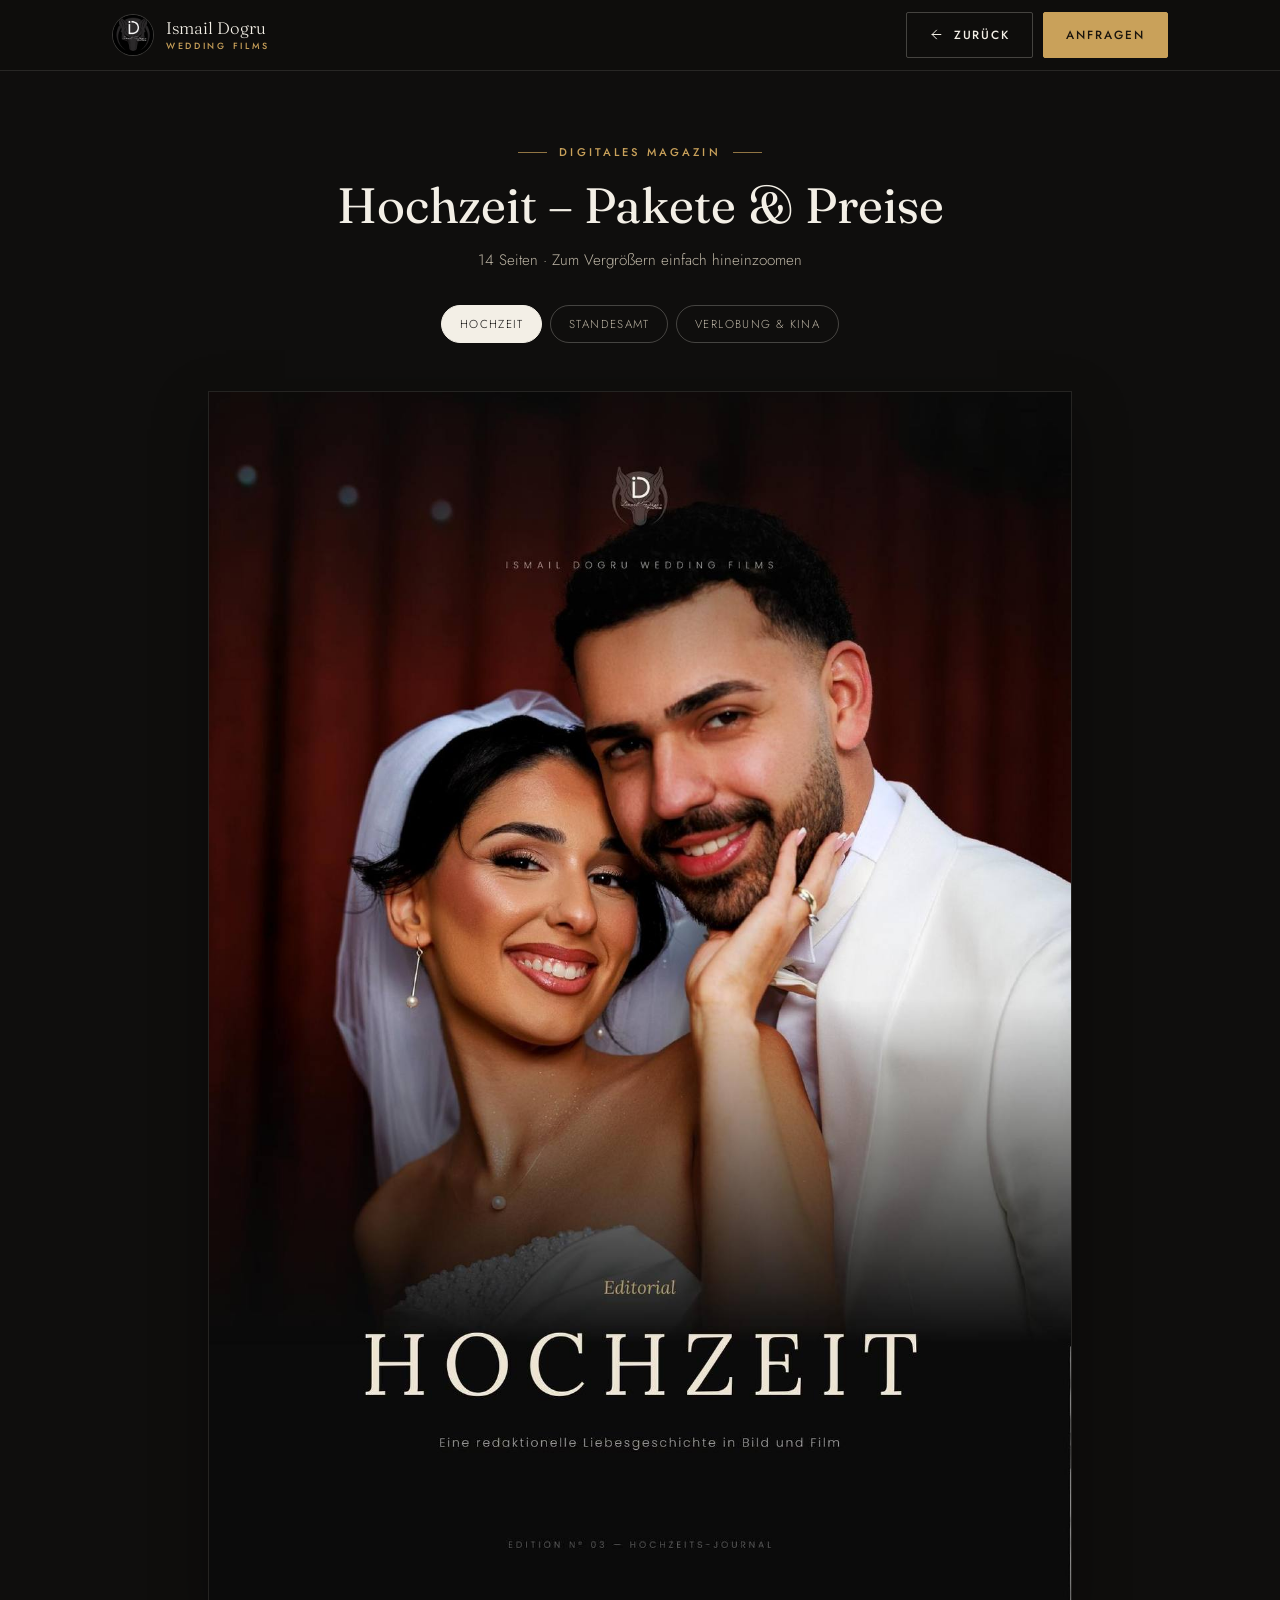
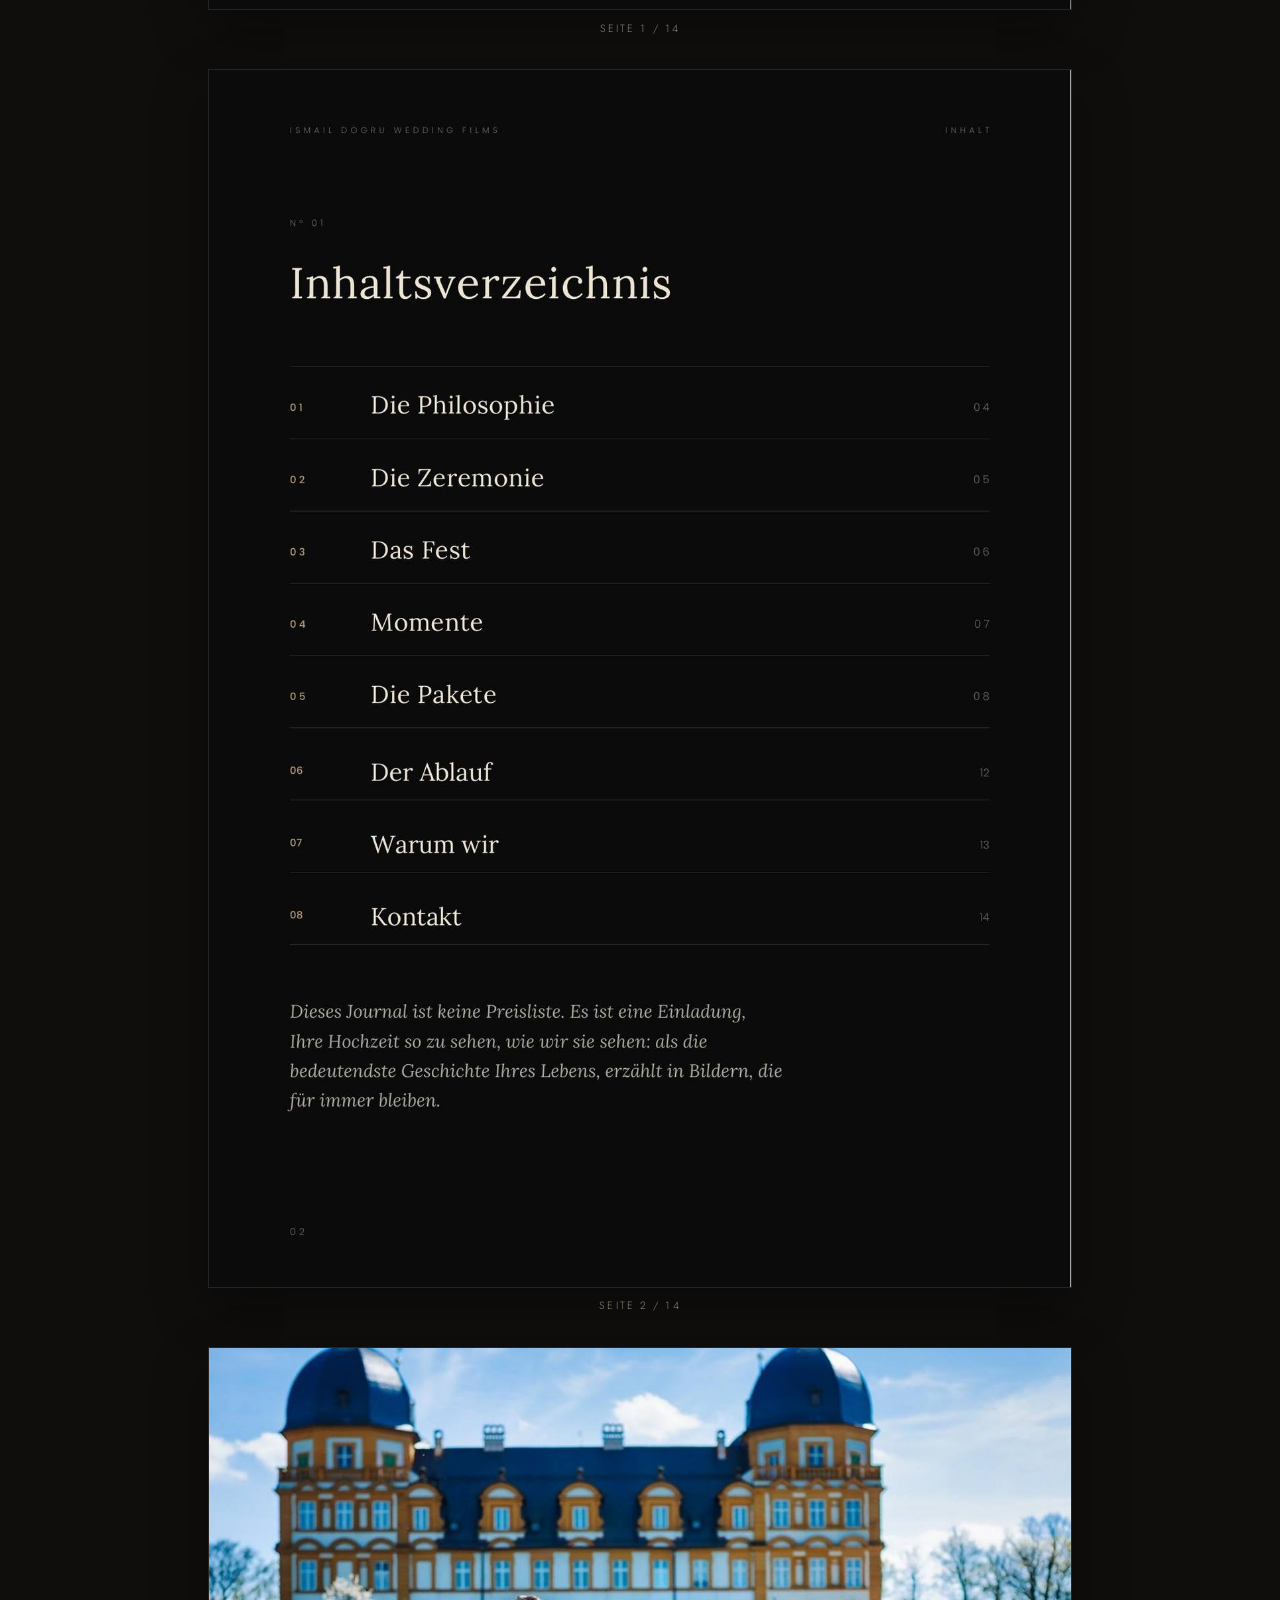
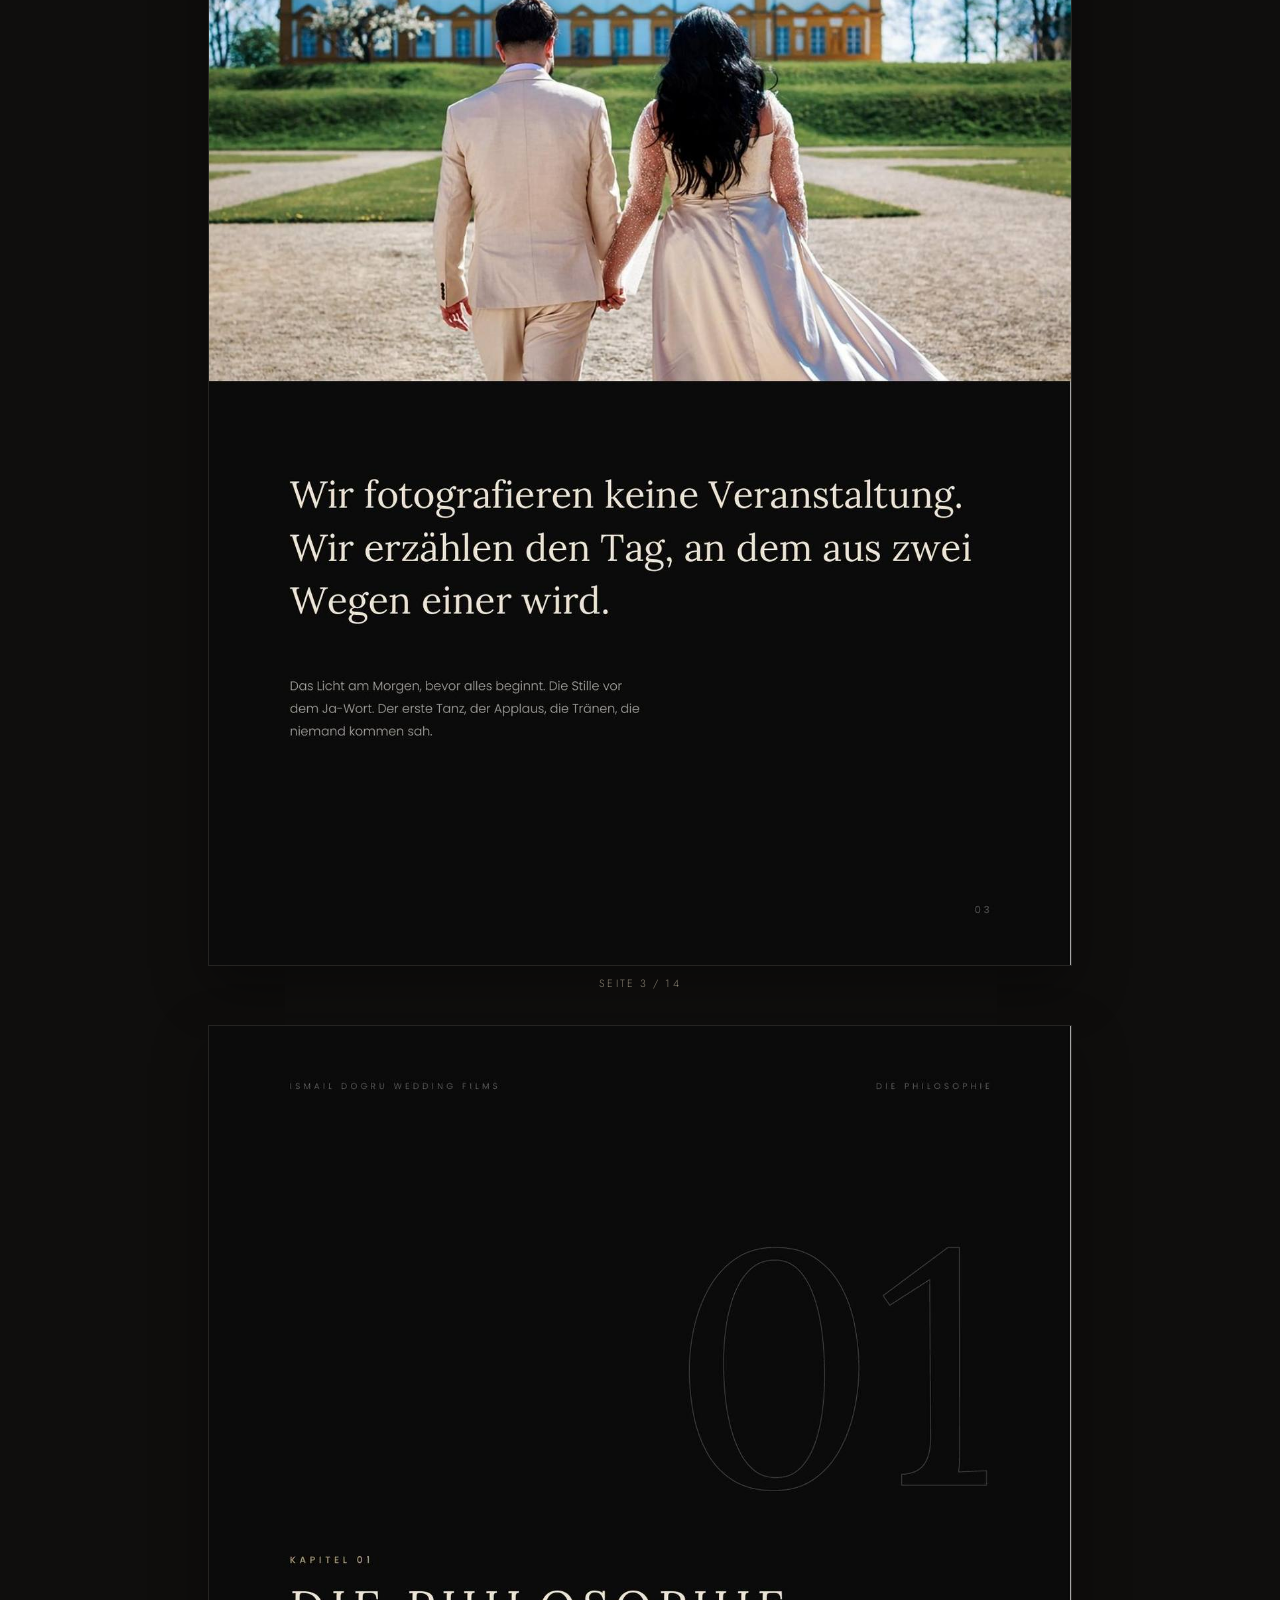
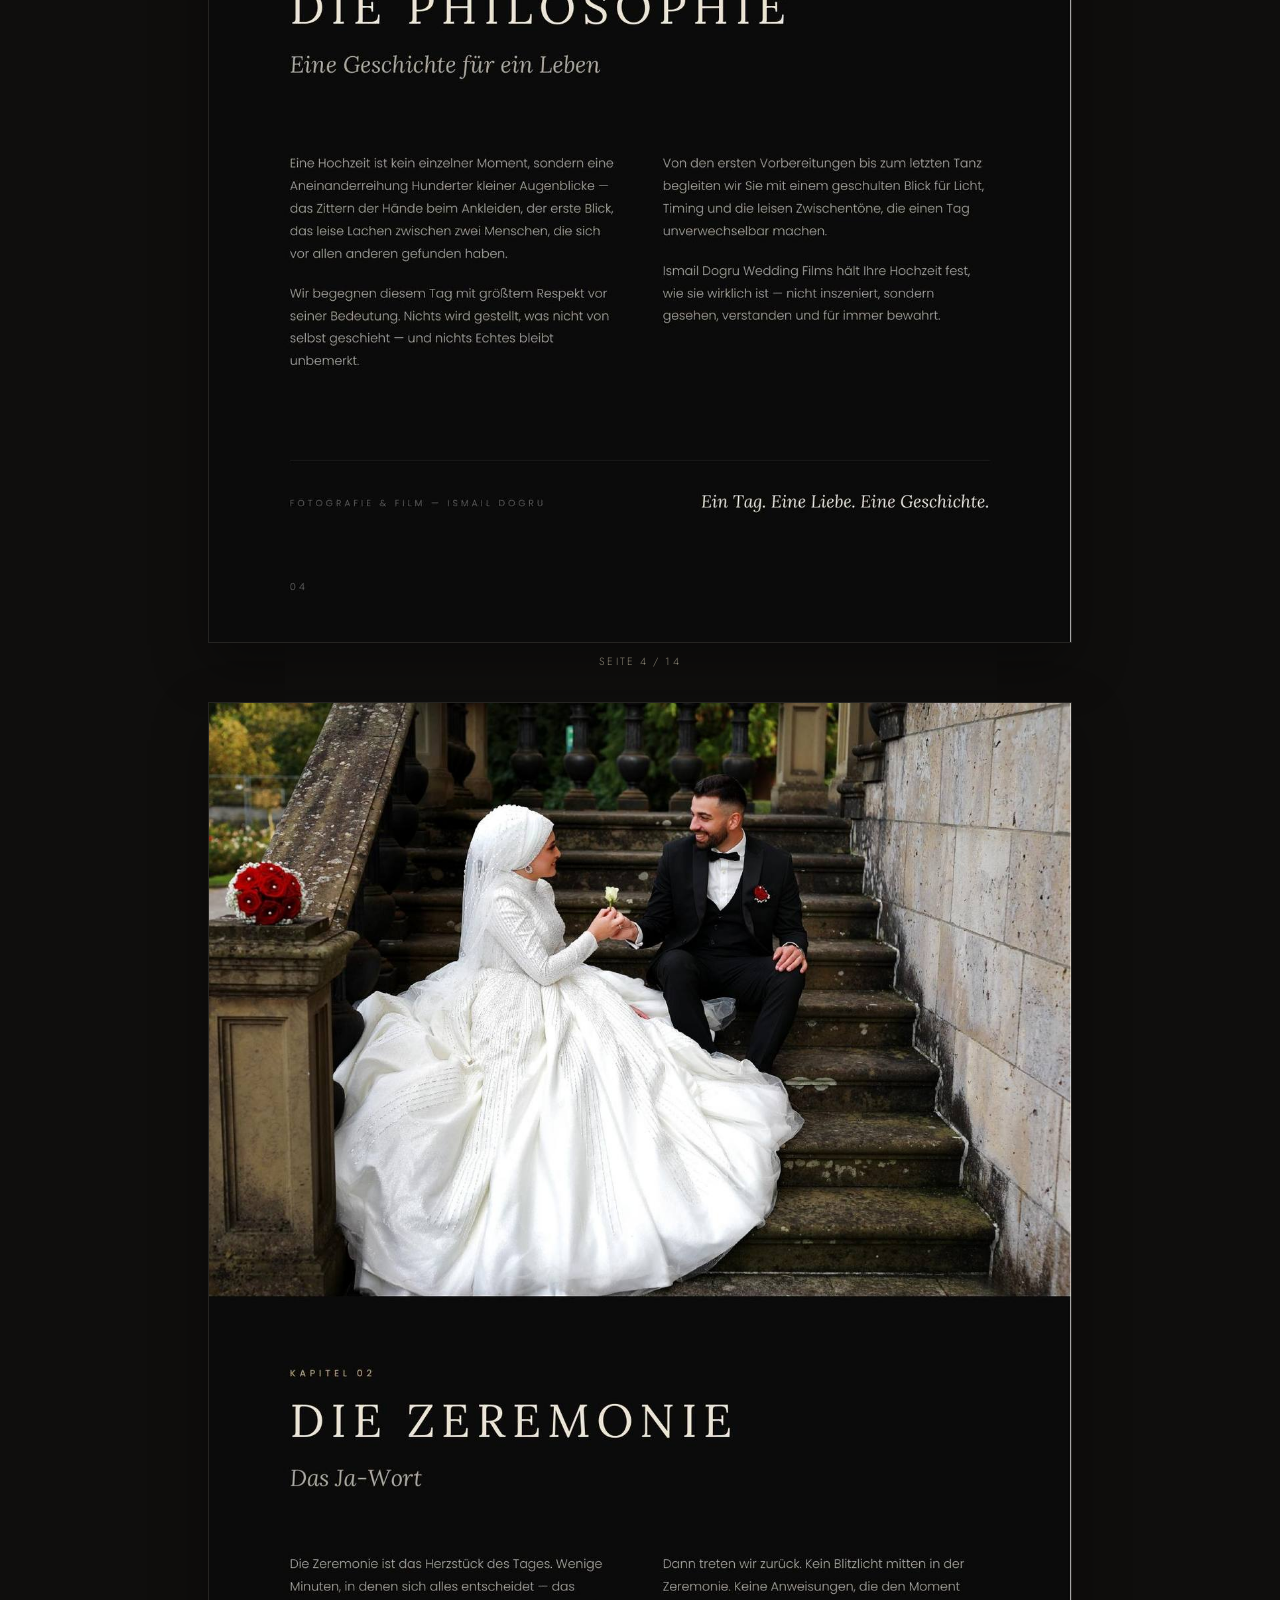
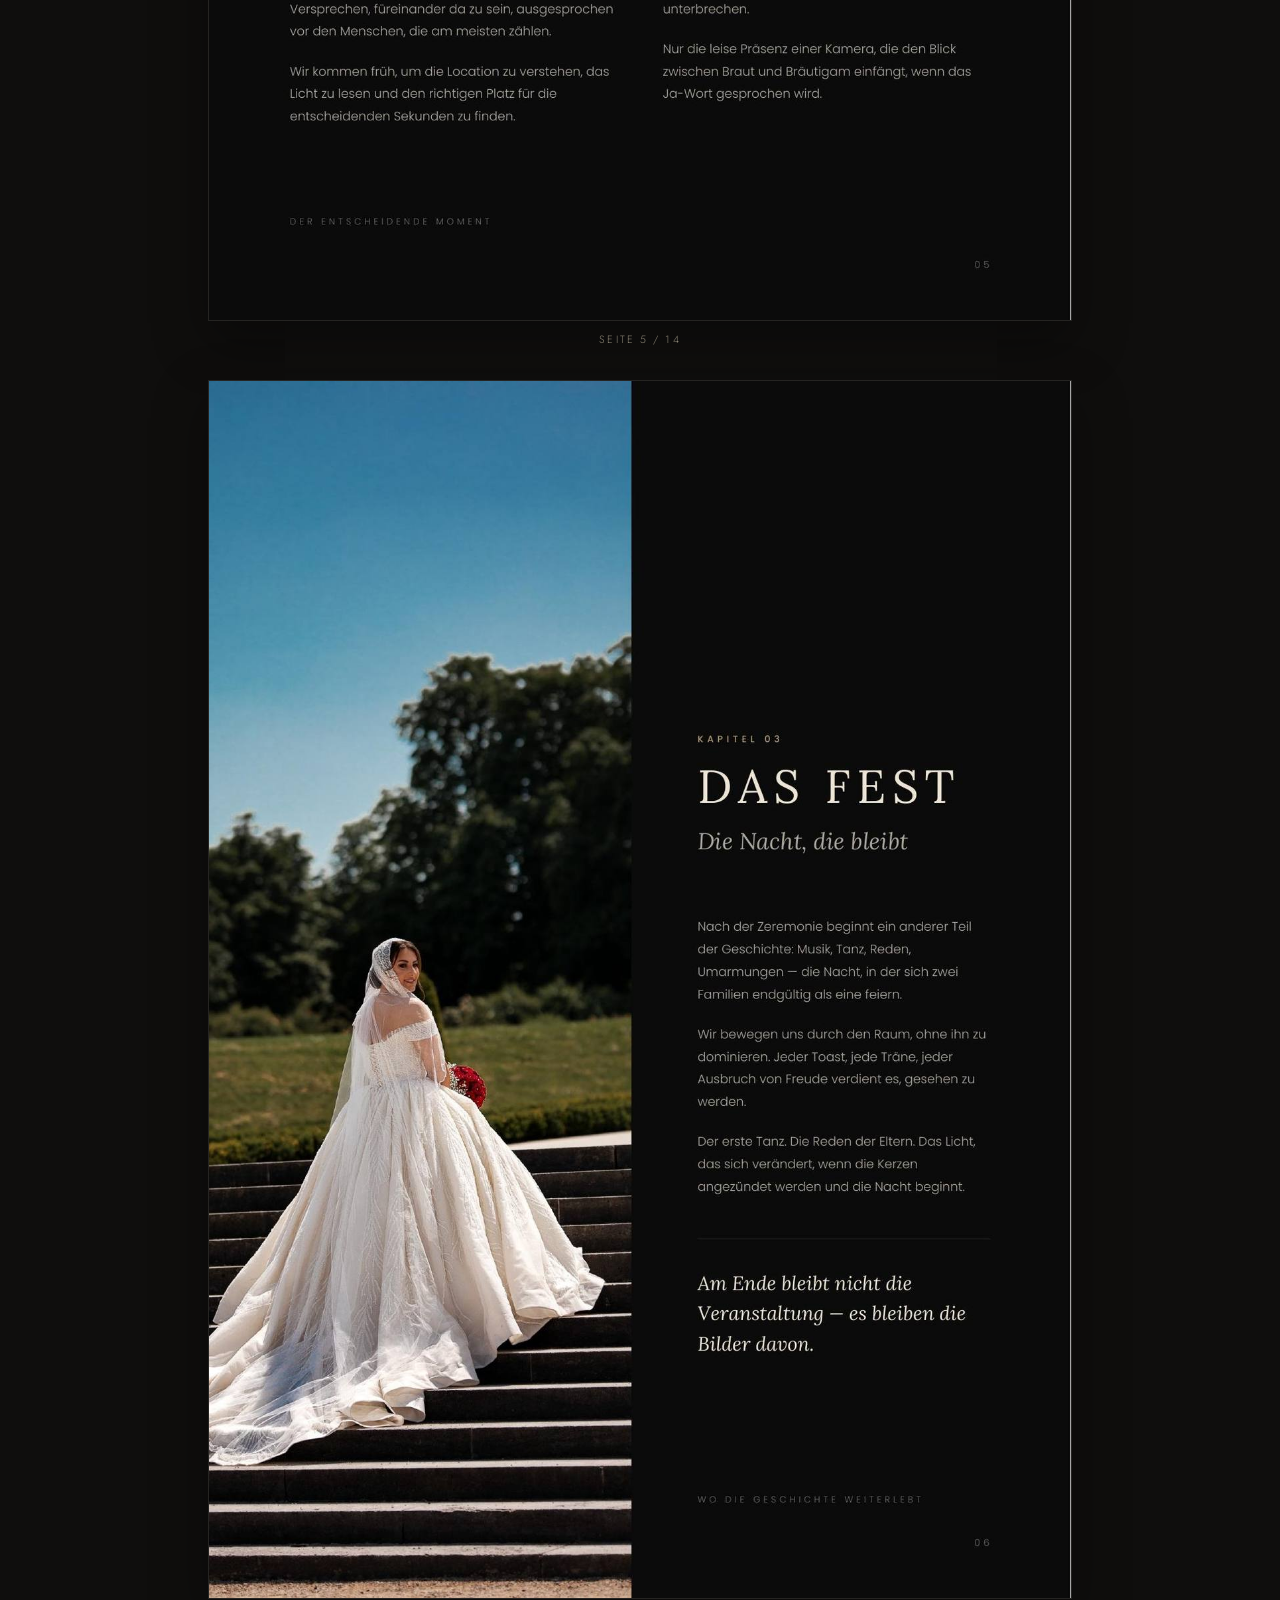
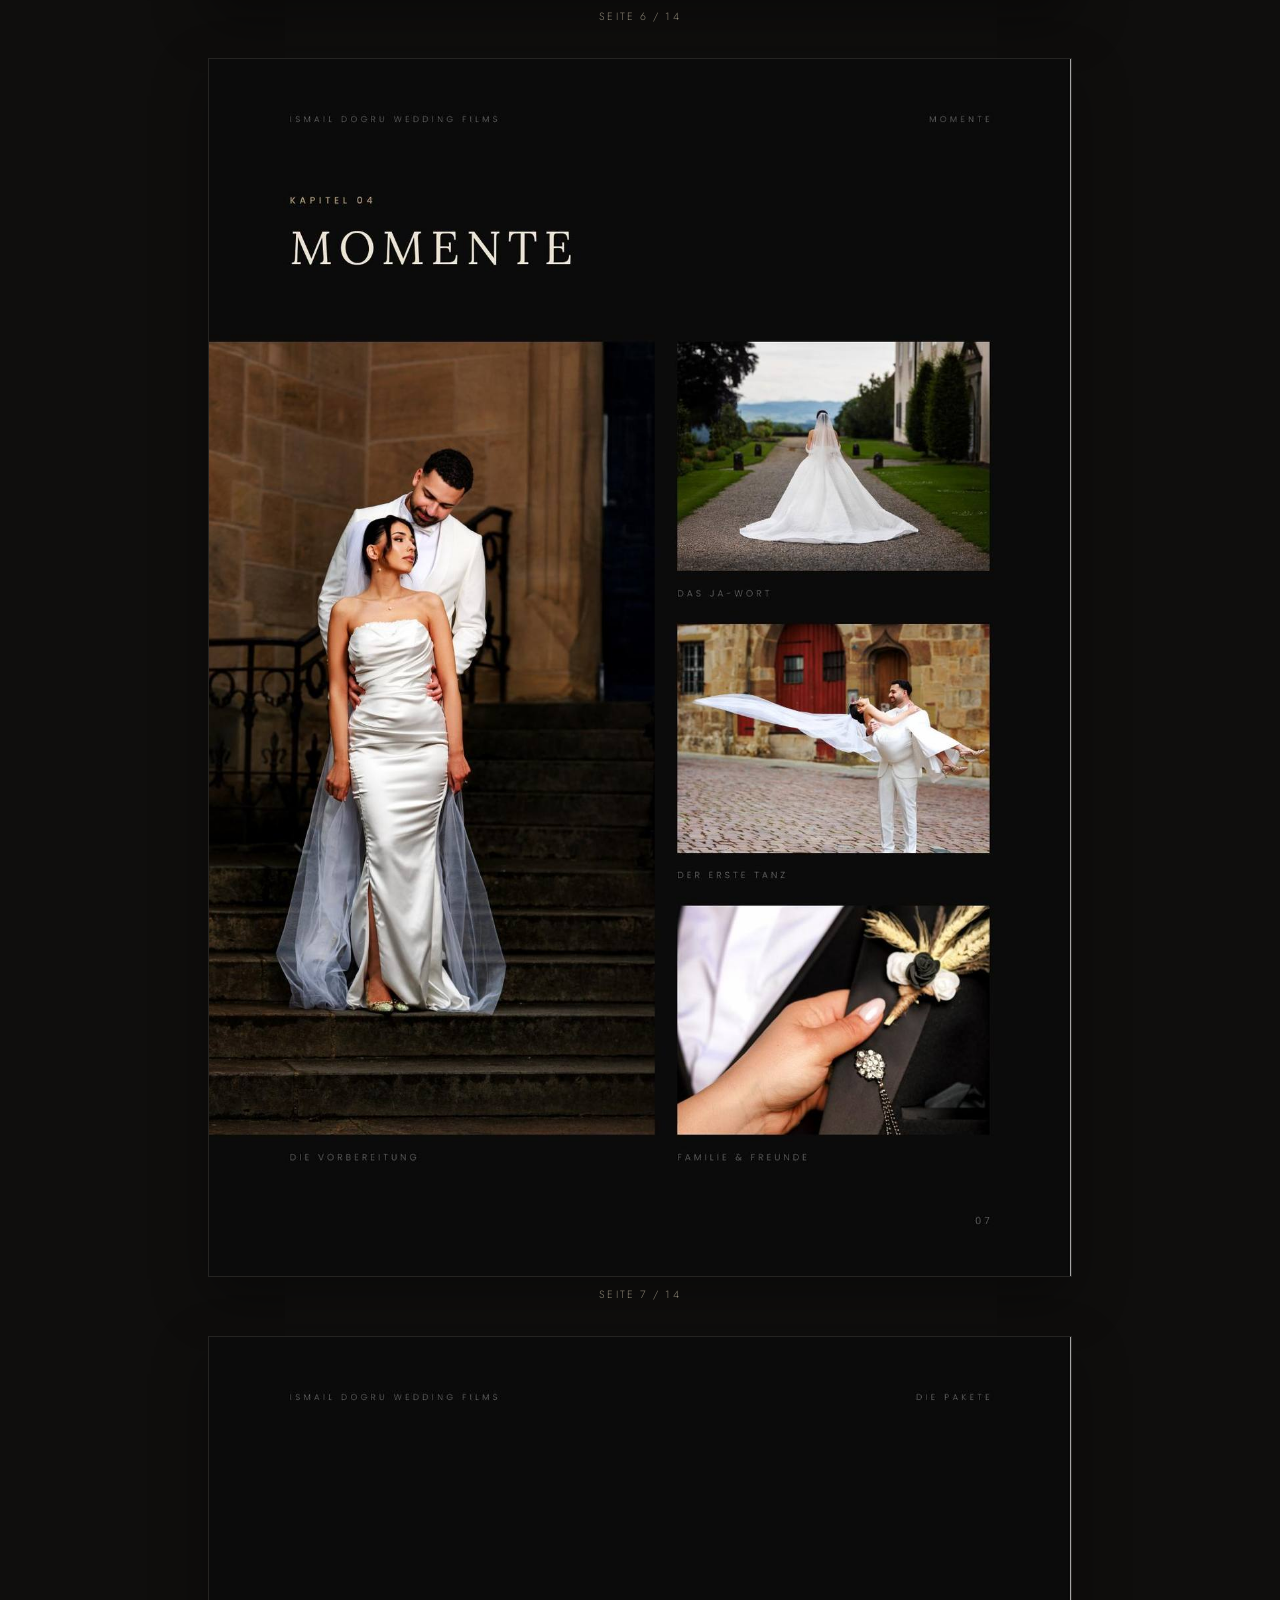
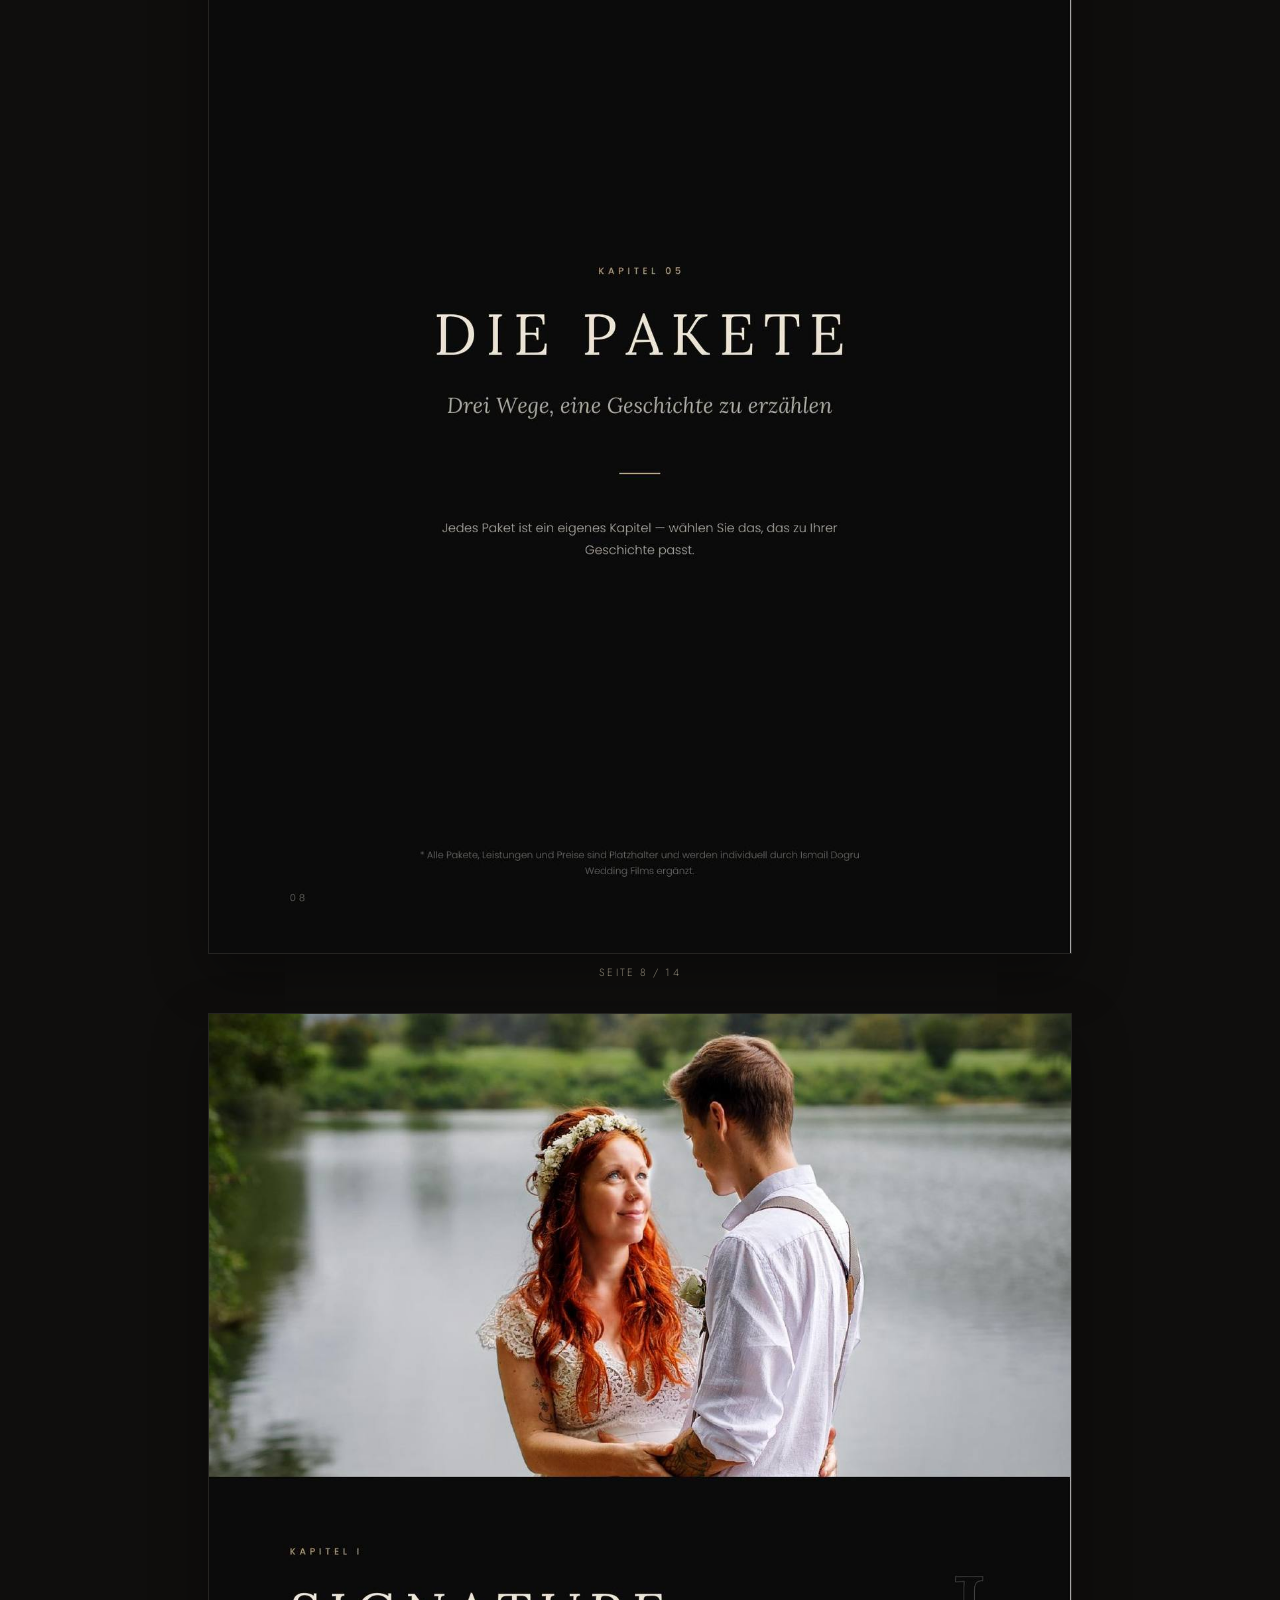
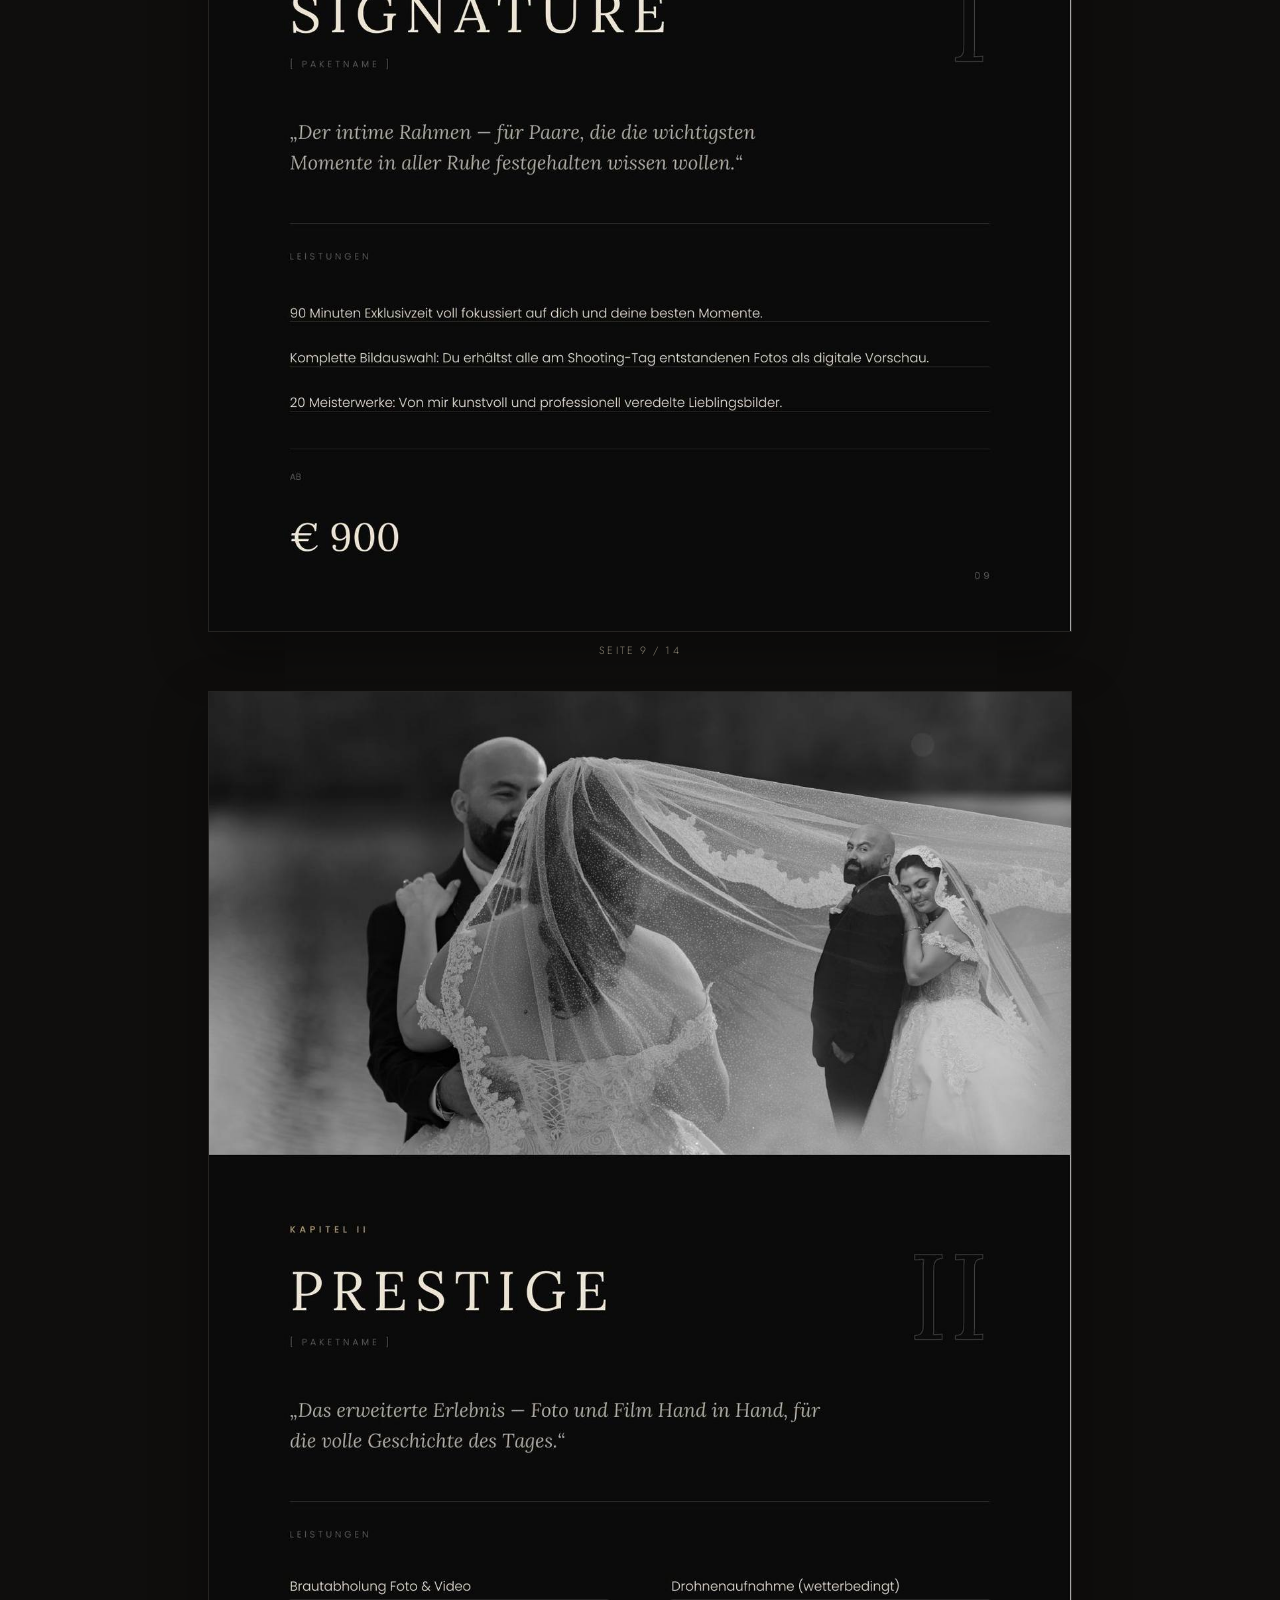
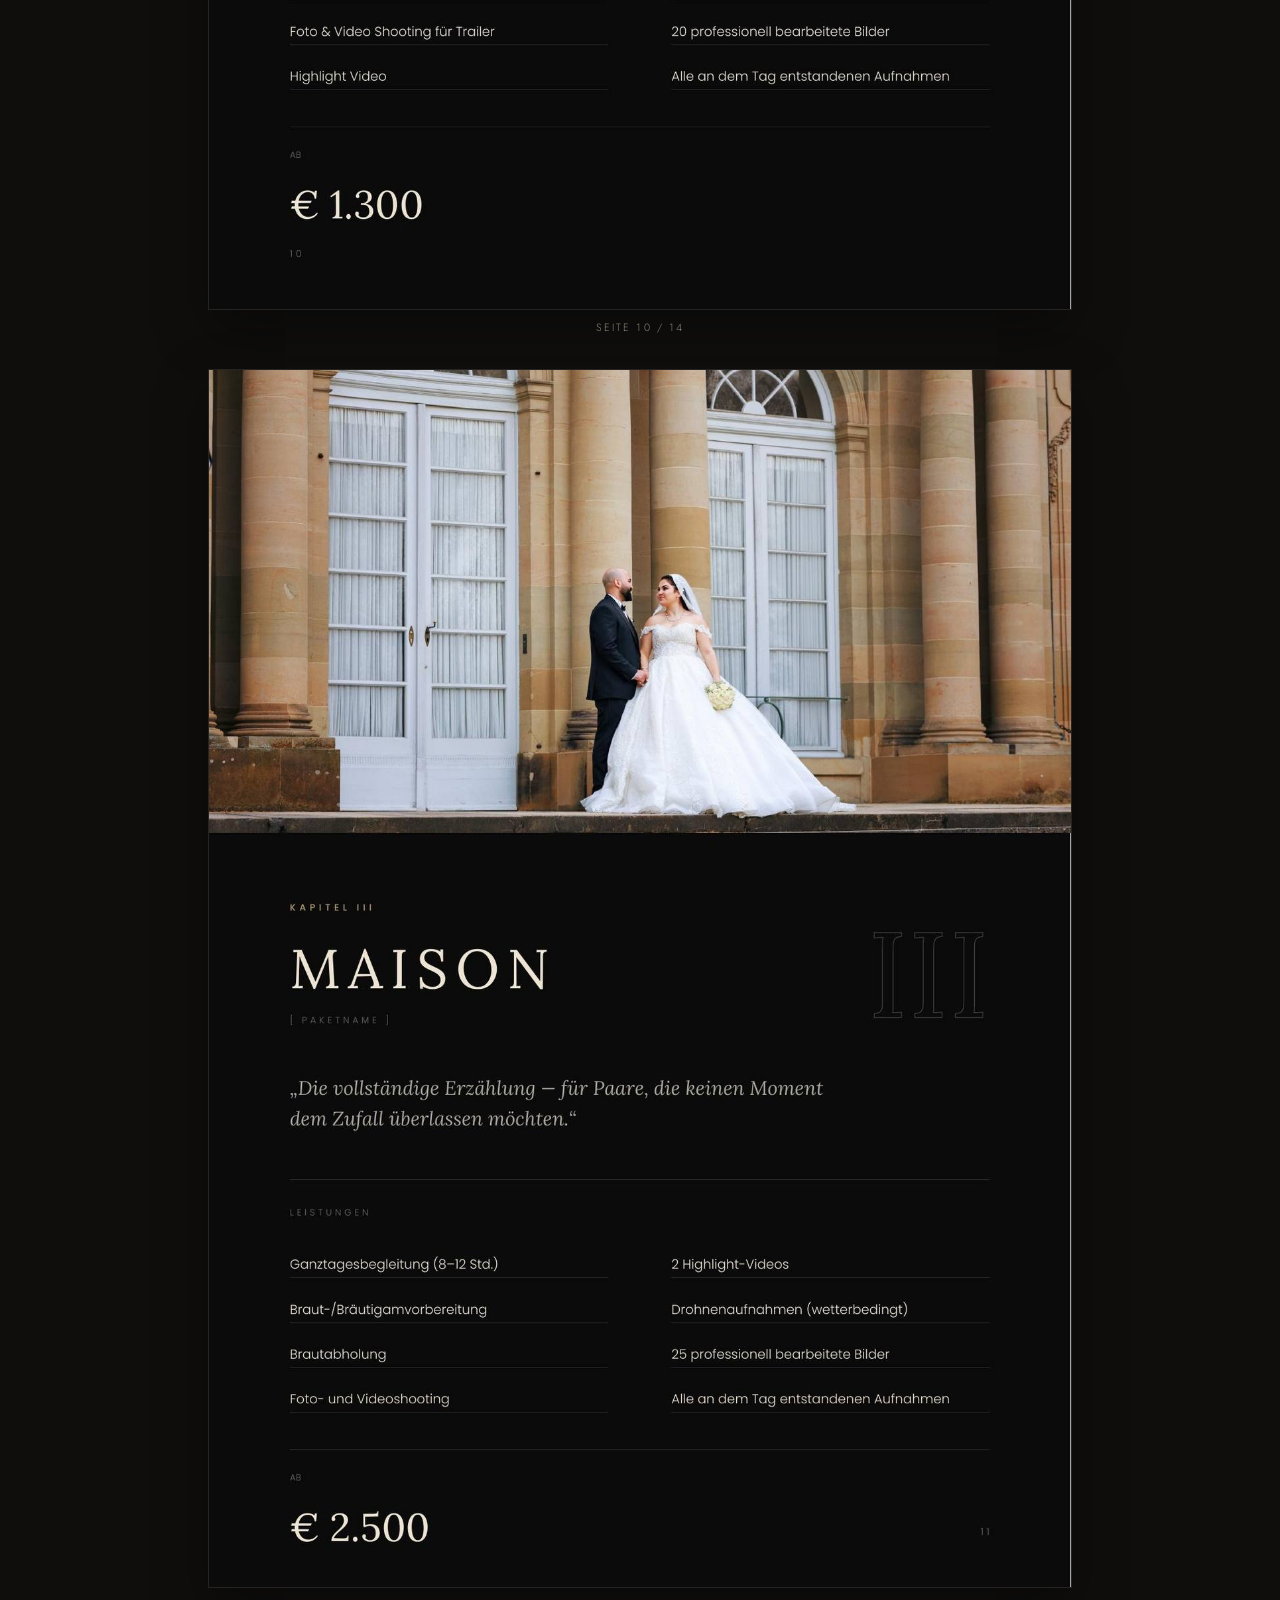
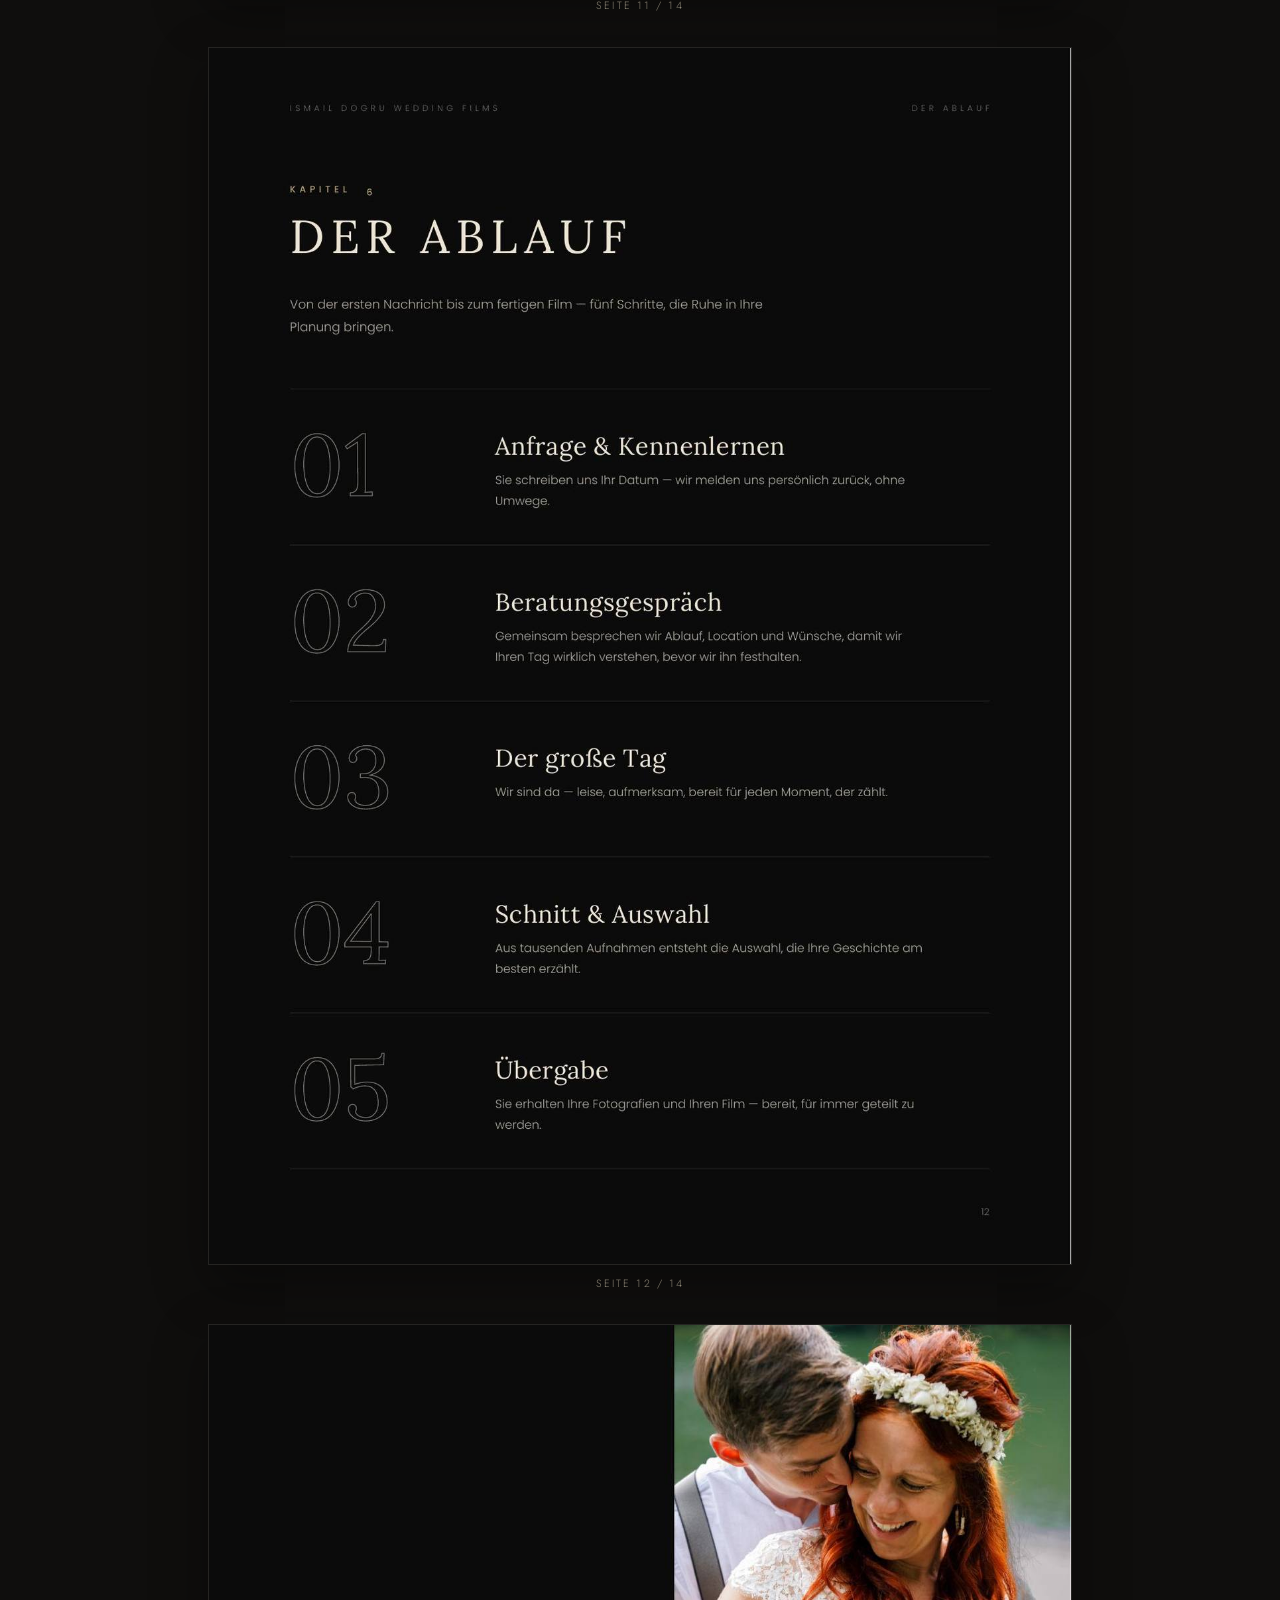
<file: magazin-hochzeit.html>
<!DOCTYPE html>
<html lang="de">
<head>
<meta charset="UTF-8">
<meta name="viewport" content="width=device-width, initial-scale=1, viewport-fit=cover">
<title>Hochzeit – Pakete & Preise | Ismail Dogru Wedding Films</title>
<meta name="description" content="Pakete und Preise für eure komplette Hochzeitsreportage in Foto und Film.">
<meta name="theme-color" content="#0f0e0d">
<meta name="format-detection" content="telephone=no">
<meta property="og:type" content="website">
<meta property="og:locale" content="de_DE">
<meta property="og:title" content="Hochzeit – Pakete & Preise | Ismail Dogru Wedding Films">
<meta property="og:description" content="Pakete und Preise für eure komplette Hochzeitsreportage in Foto und Film.">
<meta property="og:image" content="images/og-image.jpg">
<link rel="icon" type="image/png" href="images/favicon.png">
<link rel="apple-touch-icon" href="images/apple-touch-icon.png">
<link rel="preload" href="fonts/fraunces-normal-latin.woff2" as="font" type="font/woff2" crossorigin>
<link rel="preload" href="fonts/jost-normal-latin.woff2" as="font" type="font/woff2" crossorigin>
<link rel="stylesheet" href="fonts/fonts.css">
<style>
  :root{
    --bg:#0f0e0d; --bg-raised:#171513; --text:#f3efe6; --text-muted:#bdb5a5; --text-faint:#8d8676;
    --gold:#c9a15a; --gold-light:#e2c07f; --gold-ink:#1a150d;
    --line:rgba(243,239,230,.11); --line-strong:rgba(243,239,230,.24);
    --font-display:'Fraunces', Georgia, 'Times New Roman', serif;
    --font-body:'Jost', system-ui, -apple-system, 'Segoe UI', sans-serif;
    --gutter:clamp(1rem,4.5vw,3rem);
    color-scheme:dark;
  }
  *,*::before,*::after{box-sizing:border-box;}
  html{scroll-behavior:smooth; -webkit-text-size-adjust:100%;}
  body{margin:0; background:var(--bg); color:var(--text); font-family:var(--font-body); font-weight:300; line-height:1.65; -webkit-font-smoothing:antialiased;}
  a{color:inherit; text-decoration:none;}
  img{max-width:100%; height:auto; display:block;}
  :focus-visible{outline:2px solid var(--gold); outline-offset:3px;}
  ::selection{background:var(--gold); color:var(--gold-ink);}

  .btn{
    display:inline-flex; align-items:center; justify-content:center; gap:.6rem;
    min-height:2.9rem; padding:.75rem 1.4rem; border:1px solid var(--line-strong); border-radius:2px;
    font-size:.74rem; font-weight:500; letter-spacing:.16em; text-transform:uppercase; white-space:nowrap;
    transition:background-color .25s ease, border-color .25s ease, color .25s ease;
  }
  .btn:hover{border-color:var(--gold); color:var(--gold-light);}
  .btn-primary{background:var(--gold); border-color:var(--gold); color:var(--gold-ink);}
  .btn-primary:hover{background:var(--gold-light); border-color:var(--gold-light); color:var(--gold-ink);}
  .btn svg{width:15px; height:15px;}

  header{
    position:sticky; top:0; z-index:20;
    background:rgba(15,14,13,.9); -webkit-backdrop-filter:blur(14px); backdrop-filter:blur(14px);
    border-bottom:1px solid var(--line); padding-top:env(safe-area-inset-top,0px);
  }
  .bar{max-width:72rem; margin:0 auto; height:70px; padding:0 var(--gutter); display:flex; align-items:center; justify-content:space-between; gap:1rem;}
  .brand{display:inline-flex; align-items:center; gap:.75rem;}
  .brand img{width:42px; height:42px; border-radius:50%; border:1px solid var(--line-strong); background:#000;}
  .brand-text{display:flex; flex-direction:column; line-height:1.1;}
  .brand-text .name{font-family:var(--font-display); font-size:1.05rem;}
  .brand-text .sub{font-size:.56rem; font-weight:500; letter-spacing:.3em; text-transform:uppercase; color:var(--gold); margin-top:.25rem;}
  .bar-actions{display:flex; gap:.6rem;}
  .back svg{transform:rotate(180deg);}
  @media (max-width:640px){
    .brand-text{display:none;}
    .bar-actions .btn{padding:.6rem .9rem; font-size:.66rem; letter-spacing:.12em; min-height:2.6rem;}
  }

  main{max-width:60rem; margin:0 auto; padding:clamp(2.2rem,6vw,4rem) var(--gutter) 2rem;}
  .head{text-align:center;}
  .eyebrow{display:inline-flex; align-items:center; gap:.8rem; font-size:.7rem; font-weight:500; letter-spacing:.28em; text-transform:uppercase; color:var(--gold);}
  .eyebrow::before, .eyebrow::after{content:""; width:1.8rem; height:1px; background:currentColor; opacity:.7;}
  h1{font-family:var(--font-display); font-weight:400; font-size:clamp(2rem,5vw,3.1rem); line-height:1.12; margin:1rem 0 0; text-wrap:balance;}
  .head p{color:var(--text-muted); margin:.9rem 0 0; font-size:.95rem;}

  .tabs{display:flex; justify-content:center; flex-wrap:wrap; gap:.5rem; margin:2rem 0 clamp(2rem,5vw,3rem);}
  .tabs a{
    padding:.55rem 1.1rem; border:1px solid var(--line-strong); border-radius:999px;
    font-size:.72rem; letter-spacing:.12em; text-transform:uppercase; color:var(--text-muted); transition:all .2s ease;
  }
  .tabs a:hover{color:var(--text); border-color:var(--text-faint);}
  .tabs a[aria-current="page"]{background:var(--text); border-color:var(--text); color:var(--bg);}

  .pages{display:flex; flex-direction:column; gap:clamp(1.2rem,3vw,2rem);}
  .page{margin:0;}
  .page img{width:100%; border:1px solid var(--line); background:#0b0a09; box-shadow:0 20px 50px rgba(0,0,0,.35);}
  .page figcaption{margin-top:.6rem; text-align:center; font-size:.66rem; letter-spacing:.2em; text-transform:uppercase; color:var(--text-faint);}

  .cta{
    margin:clamp(3rem,7vw,4.5rem) auto 0; max-width:44rem; text-align:center;
    border:1px solid rgba(201,161,90,.4); background:var(--bg-raised); padding:clamp(2rem,5vw,3rem) var(--gutter);
  }
  .cta h2{font-family:var(--font-display); font-weight:400; font-size:clamp(1.7rem,3.6vw,2.3rem); margin:0;}
  .cta p{color:var(--text-muted); margin:.9rem auto 1.8rem; max-width:30rem;}
  .cta .actions{display:flex; justify-content:center; flex-wrap:wrap; gap:.8rem;}

  footer{border-top:1px solid var(--line); margin-top:clamp(3rem,7vw,4.5rem); padding:1.8rem var(--gutter) calc(1.8rem + env(safe-area-inset-bottom,0px));}
  footer .inner{max-width:72rem; margin:0 auto; display:flex; justify-content:space-between; flex-wrap:wrap; gap:1rem; font-size:.8rem; color:var(--text-faint);}
  footer nav{display:flex; gap:1.4rem;}
  footer a:hover{color:var(--text);}

  .to-top{
    position:fixed; right:1rem; bottom:calc(1rem + env(safe-area-inset-bottom,0px)); z-index:15;
    width:48px; height:48px; border-radius:50%; display:grid; place-items:center;
    background:rgba(23,21,19,.9); border:1px solid var(--line-strong); color:var(--text);
    opacity:0; visibility:hidden; transition:opacity .3s ease, visibility 0s linear .3s, border-color .2s ease;
  }
  .to-top.show{opacity:1; visibility:visible; transition:opacity .3s ease, border-color .2s ease;}
  .to-top:hover{border-color:var(--gold); color:var(--gold-light);}
  .to-top svg{width:18px; height:18px;}
  @media (prefers-reduced-motion:reduce){ html{scroll-behavior:auto;} *{transition:none !important;} }
</style>
</head>
<body>

<header>
  <div class="bar">
    <a href="index.html" class="brand" aria-label="Zur Startseite">
      <img src="images/logo.jpg" alt="" width="42" height="42">
      <span class="brand-text"><span class="name">Ismail Dogru</span><span class="sub">Wedding Films</span></span>
    </a>
    <div class="bar-actions">
      <a href="index.html#leistungen" class="btn back">
        <svg viewBox="0 0 24 24" fill="none" stroke="currentColor" stroke-width="1.6" stroke-linecap="round" stroke-linejoin="round" aria-hidden="true"><line x1="5" y1="12" x2="19" y2="12"/><polyline points="12 5 19 12 12 19"/></svg>
        Zurück
      </a>
      <a href="index.html#kontakt" class="btn btn-primary">Anfragen</a>
    </div>
  </div>
</header>

<main id="top">
  <div class="head">
    <span class="eyebrow">Digitales Magazin</span>
    <h1>Hochzeit – Pakete & Preise</h1>
    <p>14 Seiten · Zum Vergrößern einfach hineinzoomen</p>
  </div>

  <nav class="tabs" aria-label="Magazine">
        <a href="magazin-hochzeit.html" aria-current="page">Hochzeit</a>
        <a href="magazin-standesamt.html">Standesamt</a>
        <a href="magazin-nisan.html">Verlobung &amp; Kına</a>
  </nav>

  <div class="pages">
      <figure class="page"><img src="images/magazin/hochzeit-01.jpg" width="1300" height="1835" loading="eager" decoding="async" alt="Hochzeit – Magazinseite 1 von 14"><figcaption>Seite 1 / 14</figcaption></figure>
      <figure class="page"><img src="images/magazin/hochzeit-02.jpg" width="1300" height="1835" loading="eager" decoding="async" alt="Hochzeit – Magazinseite 2 von 14"><figcaption>Seite 2 / 14</figcaption></figure>
      <figure class="page"><img src="images/magazin/hochzeit-03.jpg" width="1300" height="1835" loading="lazy" decoding="async" alt="Hochzeit – Magazinseite 3 von 14"><figcaption>Seite 3 / 14</figcaption></figure>
      <figure class="page"><img src="images/magazin/hochzeit-04.jpg" width="1300" height="1835" loading="lazy" decoding="async" alt="Hochzeit – Magazinseite 4 von 14"><figcaption>Seite 4 / 14</figcaption></figure>
      <figure class="page"><img src="images/magazin/hochzeit-05.jpg" width="1300" height="1835" loading="lazy" decoding="async" alt="Hochzeit – Magazinseite 5 von 14"><figcaption>Seite 5 / 14</figcaption></figure>
      <figure class="page"><img src="images/magazin/hochzeit-06.jpg" width="1300" height="1835" loading="lazy" decoding="async" alt="Hochzeit – Magazinseite 6 von 14"><figcaption>Seite 6 / 14</figcaption></figure>
      <figure class="page"><img src="images/magazin/hochzeit-07.jpg" width="1300" height="1835" loading="lazy" decoding="async" alt="Hochzeit – Magazinseite 7 von 14"><figcaption>Seite 7 / 14</figcaption></figure>
      <figure class="page"><img src="images/magazin/hochzeit-08.jpg" width="1300" height="1835" loading="lazy" decoding="async" alt="Hochzeit – Magazinseite 8 von 14"><figcaption>Seite 8 / 14</figcaption></figure>
      <figure class="page"><img src="images/magazin/hochzeit-09.jpg" width="1300" height="1835" loading="lazy" decoding="async" alt="Hochzeit – Magazinseite 9 von 14"><figcaption>Seite 9 / 14</figcaption></figure>
      <figure class="page"><img src="images/magazin/hochzeit-10.jpg" width="1300" height="1835" loading="lazy" decoding="async" alt="Hochzeit – Magazinseite 10 von 14"><figcaption>Seite 10 / 14</figcaption></figure>
      <figure class="page"><img src="images/magazin/hochzeit-11.jpg" width="1300" height="1835" loading="lazy" decoding="async" alt="Hochzeit – Magazinseite 11 von 14"><figcaption>Seite 11 / 14</figcaption></figure>
      <figure class="page"><img src="images/magazin/hochzeit-12.jpg" width="1300" height="1835" loading="lazy" decoding="async" alt="Hochzeit – Magazinseite 12 von 14"><figcaption>Seite 12 / 14</figcaption></figure>
      <figure class="page"><img src="images/magazin/hochzeit-13.jpg" width="1300" height="1835" loading="lazy" decoding="async" alt="Hochzeit – Magazinseite 13 von 14"><figcaption>Seite 13 / 14</figcaption></figure>
      <figure class="page"><img src="images/magazin/hochzeit-14.jpg" width="1300" height="1835" loading="lazy" decoding="async" alt="Hochzeit – Magazinseite 14 von 14"><figcaption>Seite 14 / 14</figcaption></figure>
  </div>

  <section class="cta" aria-labelledby="cta-titel">
    <h2 id="cta-titel">Euer Paket gefunden?</h2>
    <p>Schickt uns euer Datum und eure Wünsche – wir prüfen die Verfügbarkeit und melden uns innerhalb von 24 Stunden.</p>
    <div class="actions">
      <a href="index.html#kontakt" class="btn btn-primary">Termin anfragen
        <svg viewBox="0 0 24 24" fill="none" stroke="currentColor" stroke-width="1.6" stroke-linecap="round" stroke-linejoin="round" aria-hidden="true"><line x1="5" y1="12" x2="19" y2="12"/><polyline points="12 5 19 12 12 19"/></svg>
      </a>
      <a href="https://wa.me/491789270386" target="_blank" rel="noopener" class="btn">Per WhatsApp</a>
    </div>
  </section>
</main>

<footer>
  <div class="inner">
    <span>© <span id="year">2026</span> Ismail Dogru Wedding Films</span>
    <nav aria-label="Rechtliches">
      <a href="index.html#impressum">Impressum</a>
      <a href="index.html#datenschutz">Datenschutz</a>
    </nav>
  </div>
</footer>

<a href="#top" class="to-top" id="toTop" aria-label="Nach oben">
  <svg viewBox="0 0 24 24" fill="none" stroke="currentColor" stroke-width="1.6" stroke-linecap="round" stroke-linejoin="round" aria-hidden="true"><polyline points="18 15 12 9 6 15"/></svg>
</a>

<script>
  (function(){
    var btn = document.getElementById('toTop');
    window.addEventListener('scroll', function(){ btn.classList.toggle('show', window.scrollY > 900); }, {passive:true});
    document.getElementById('year').textContent = new Date().getFullYear();
  })();
</script>
</body>
</html>
</file>
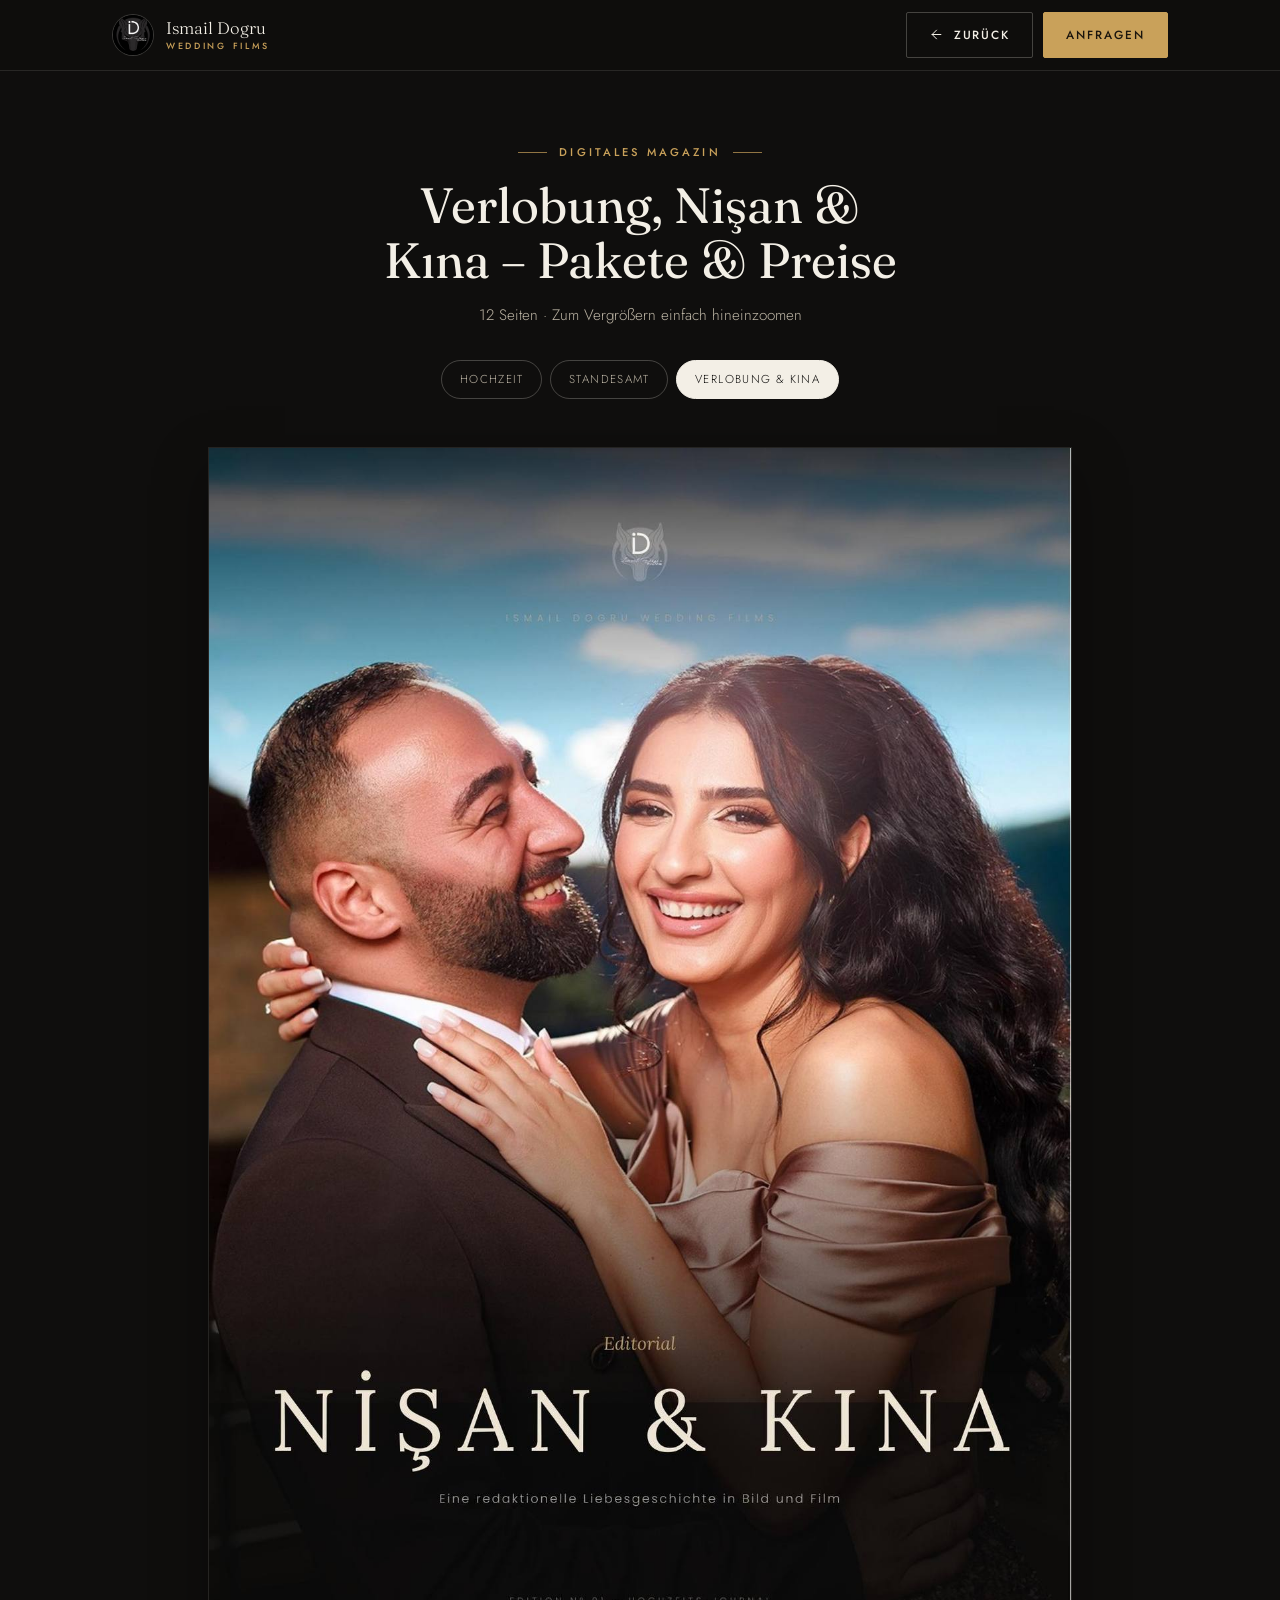
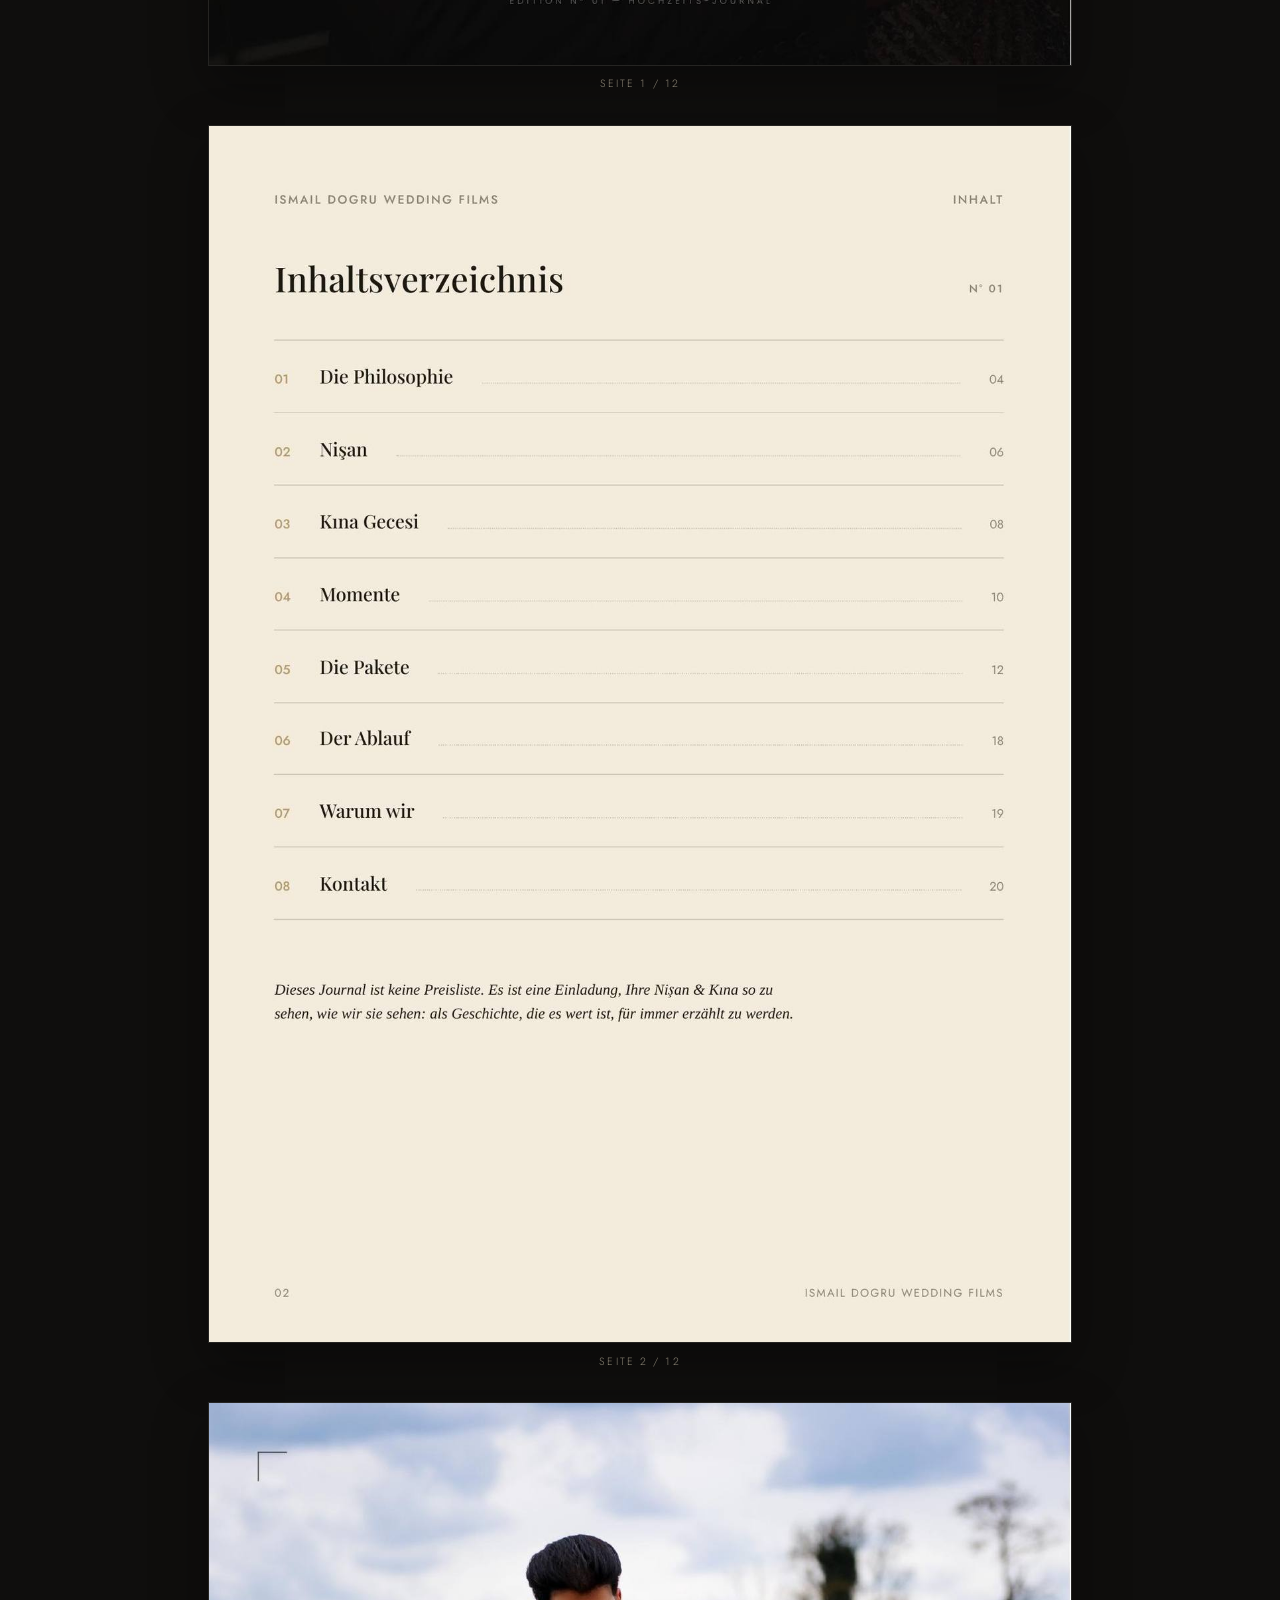
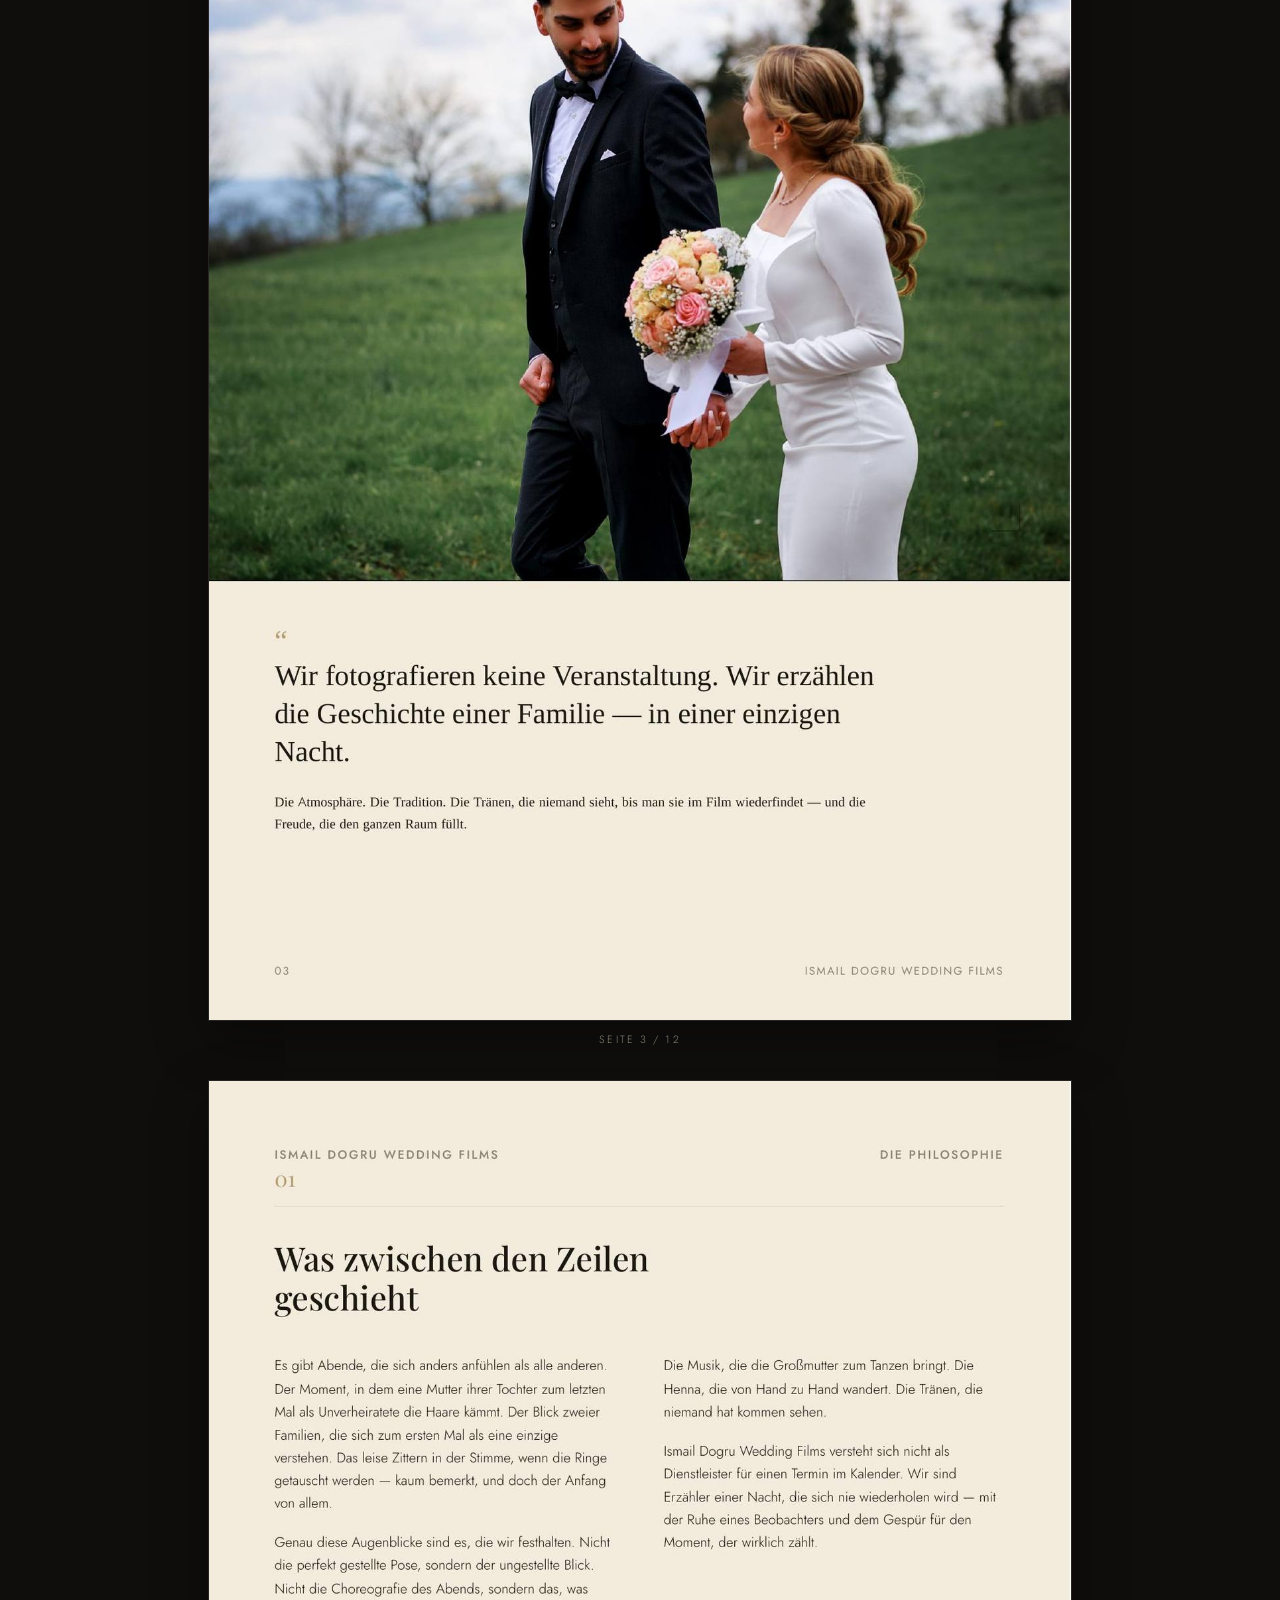
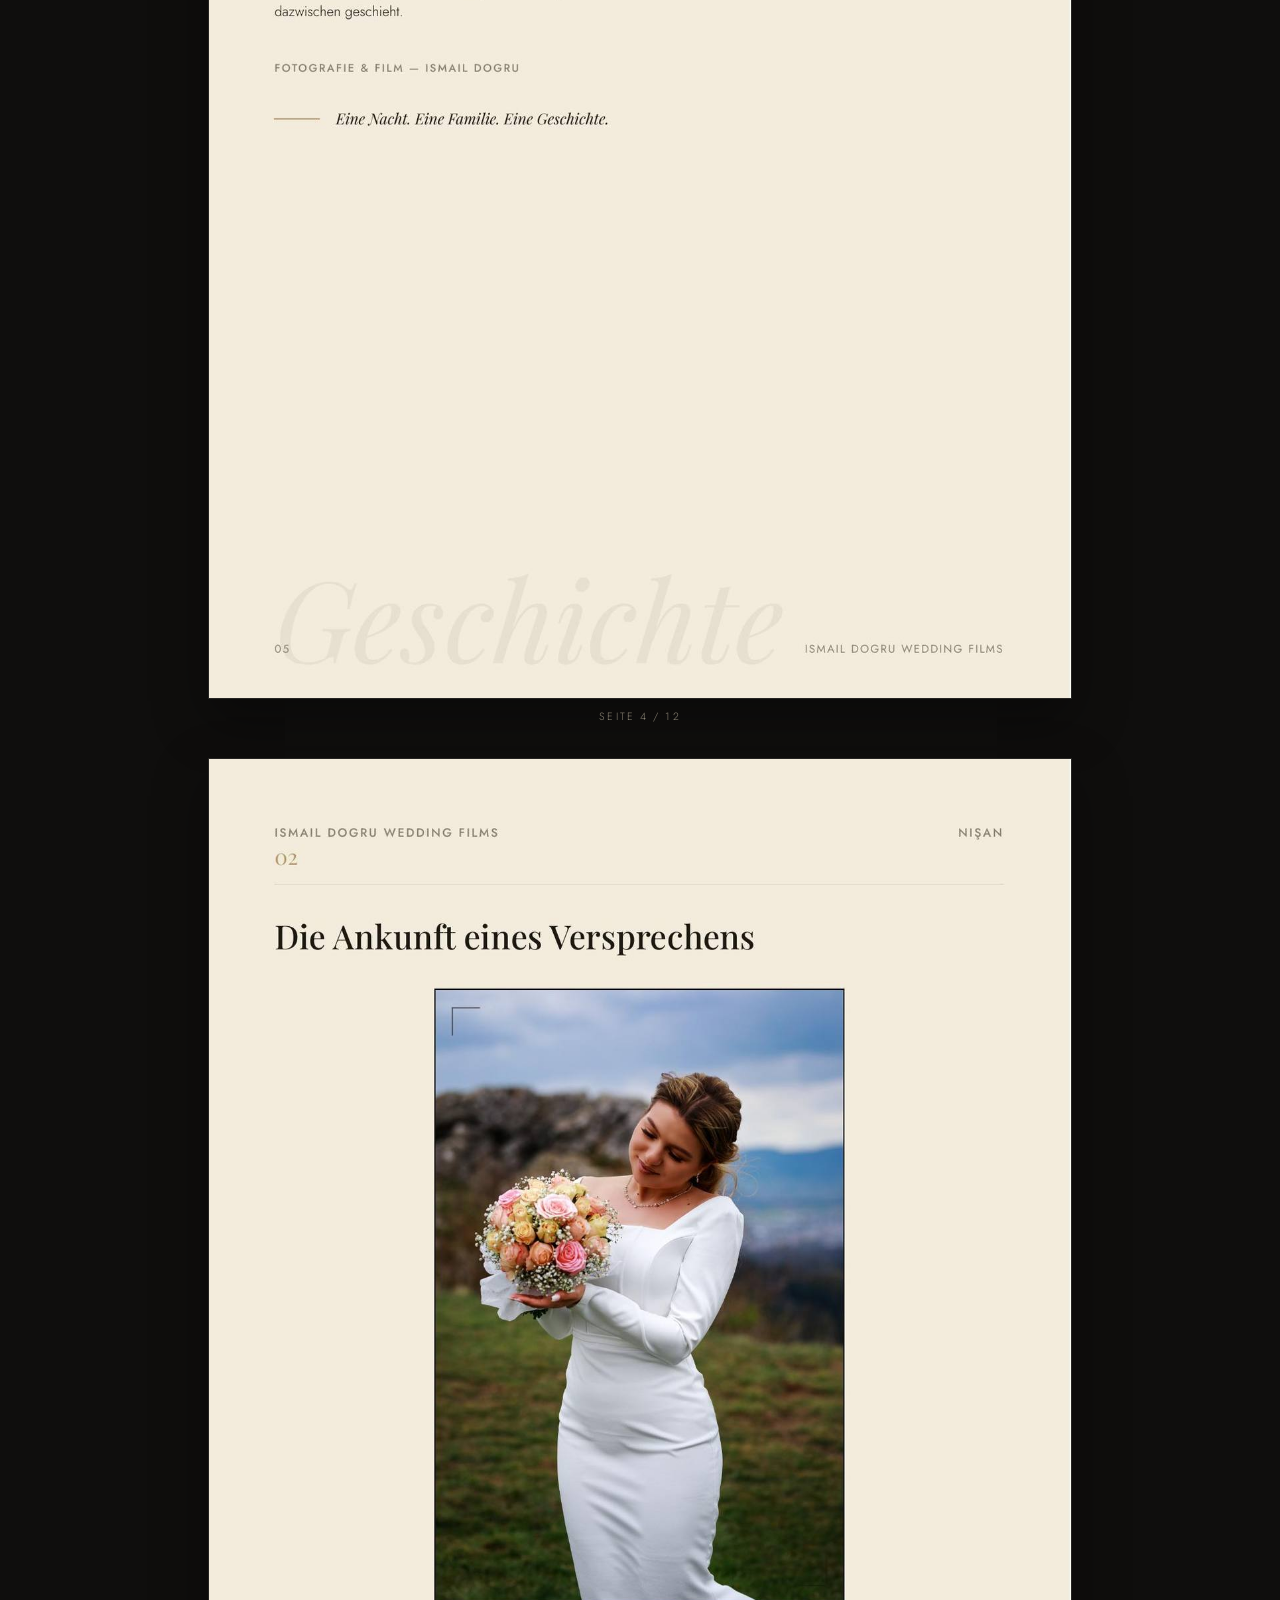
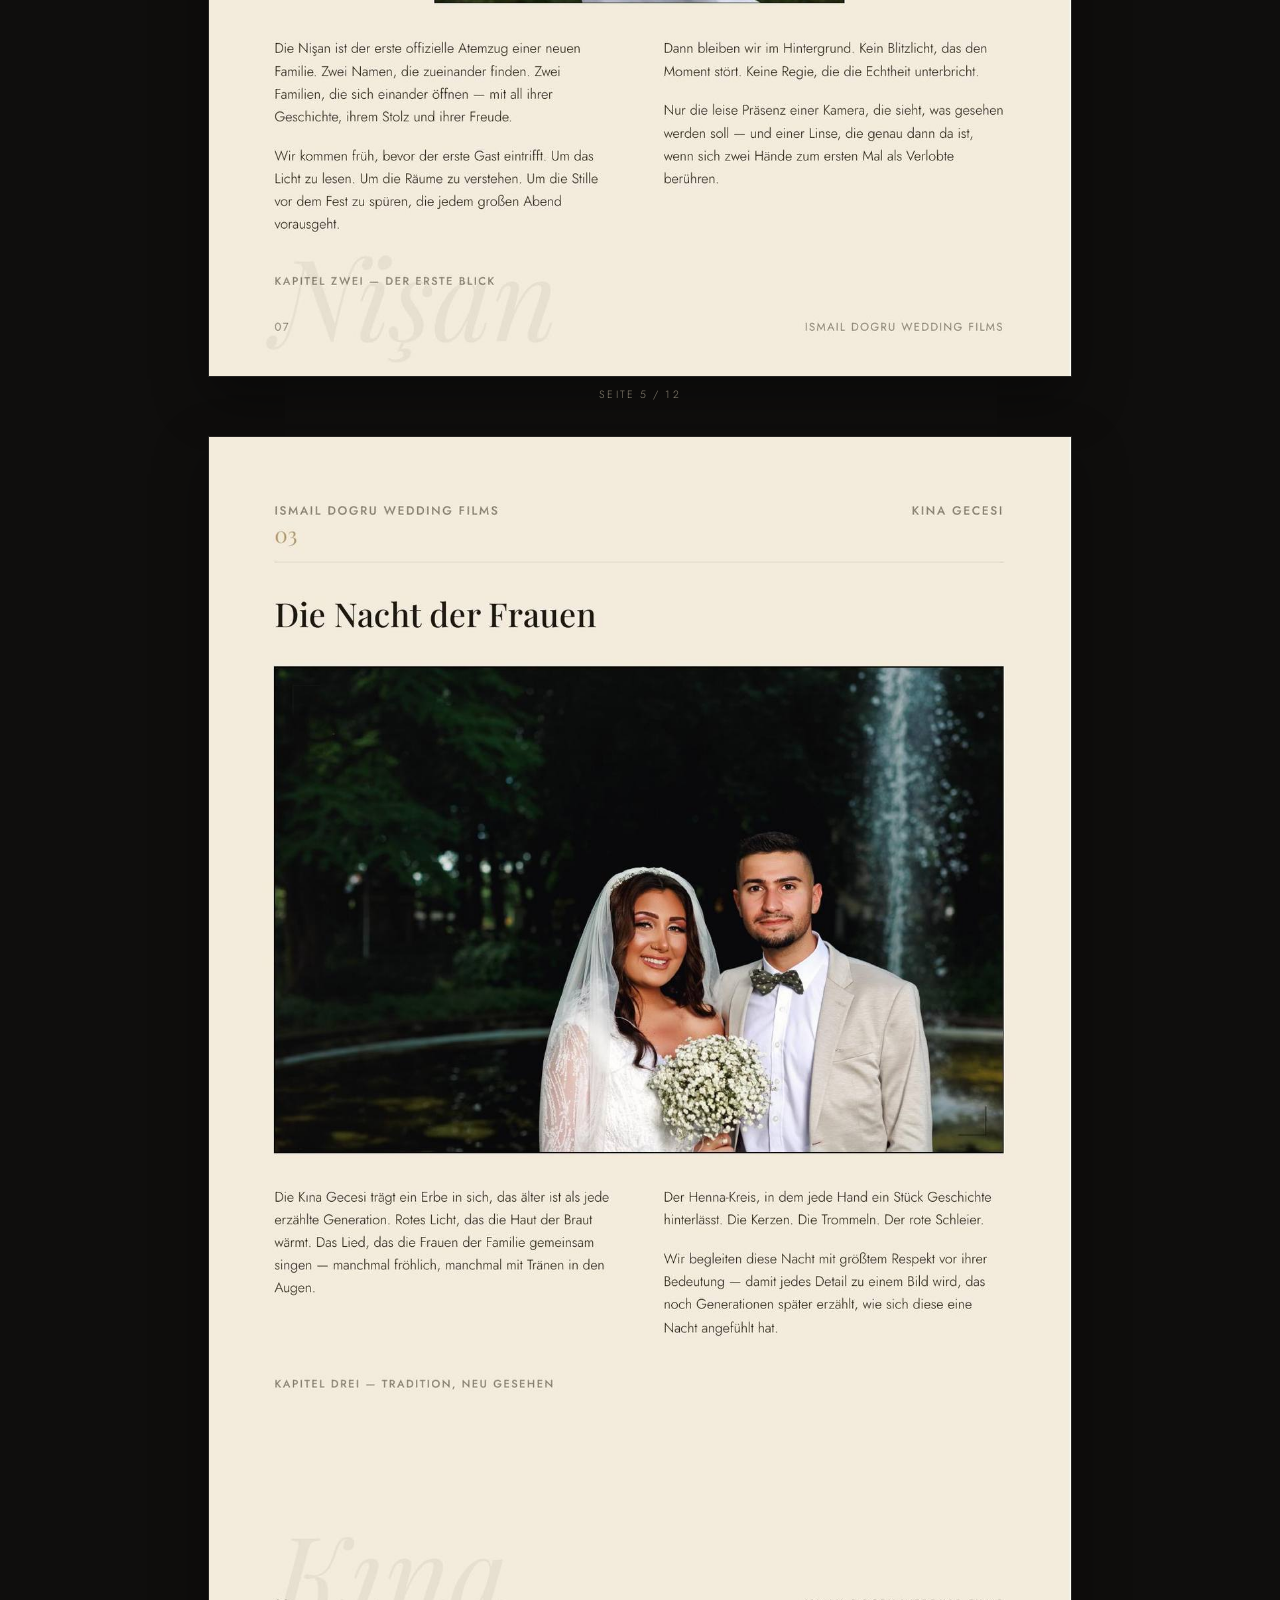
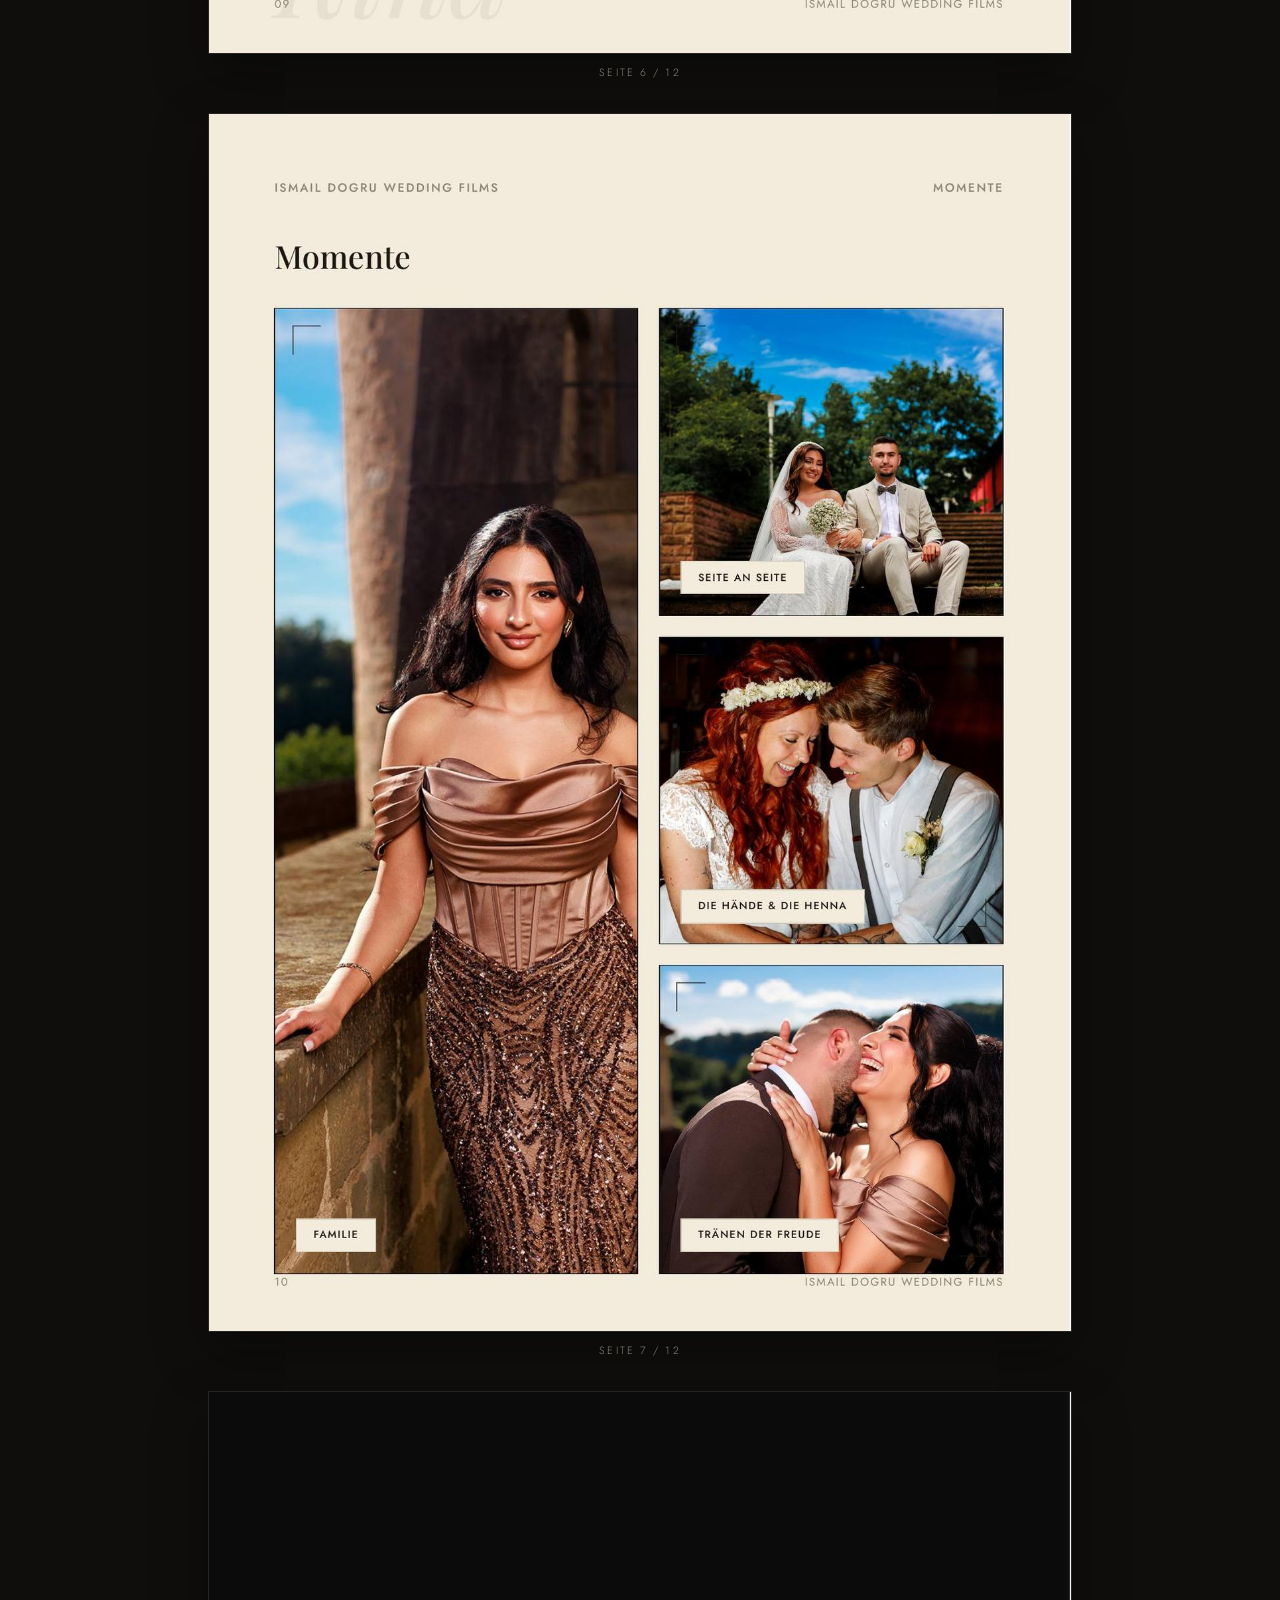
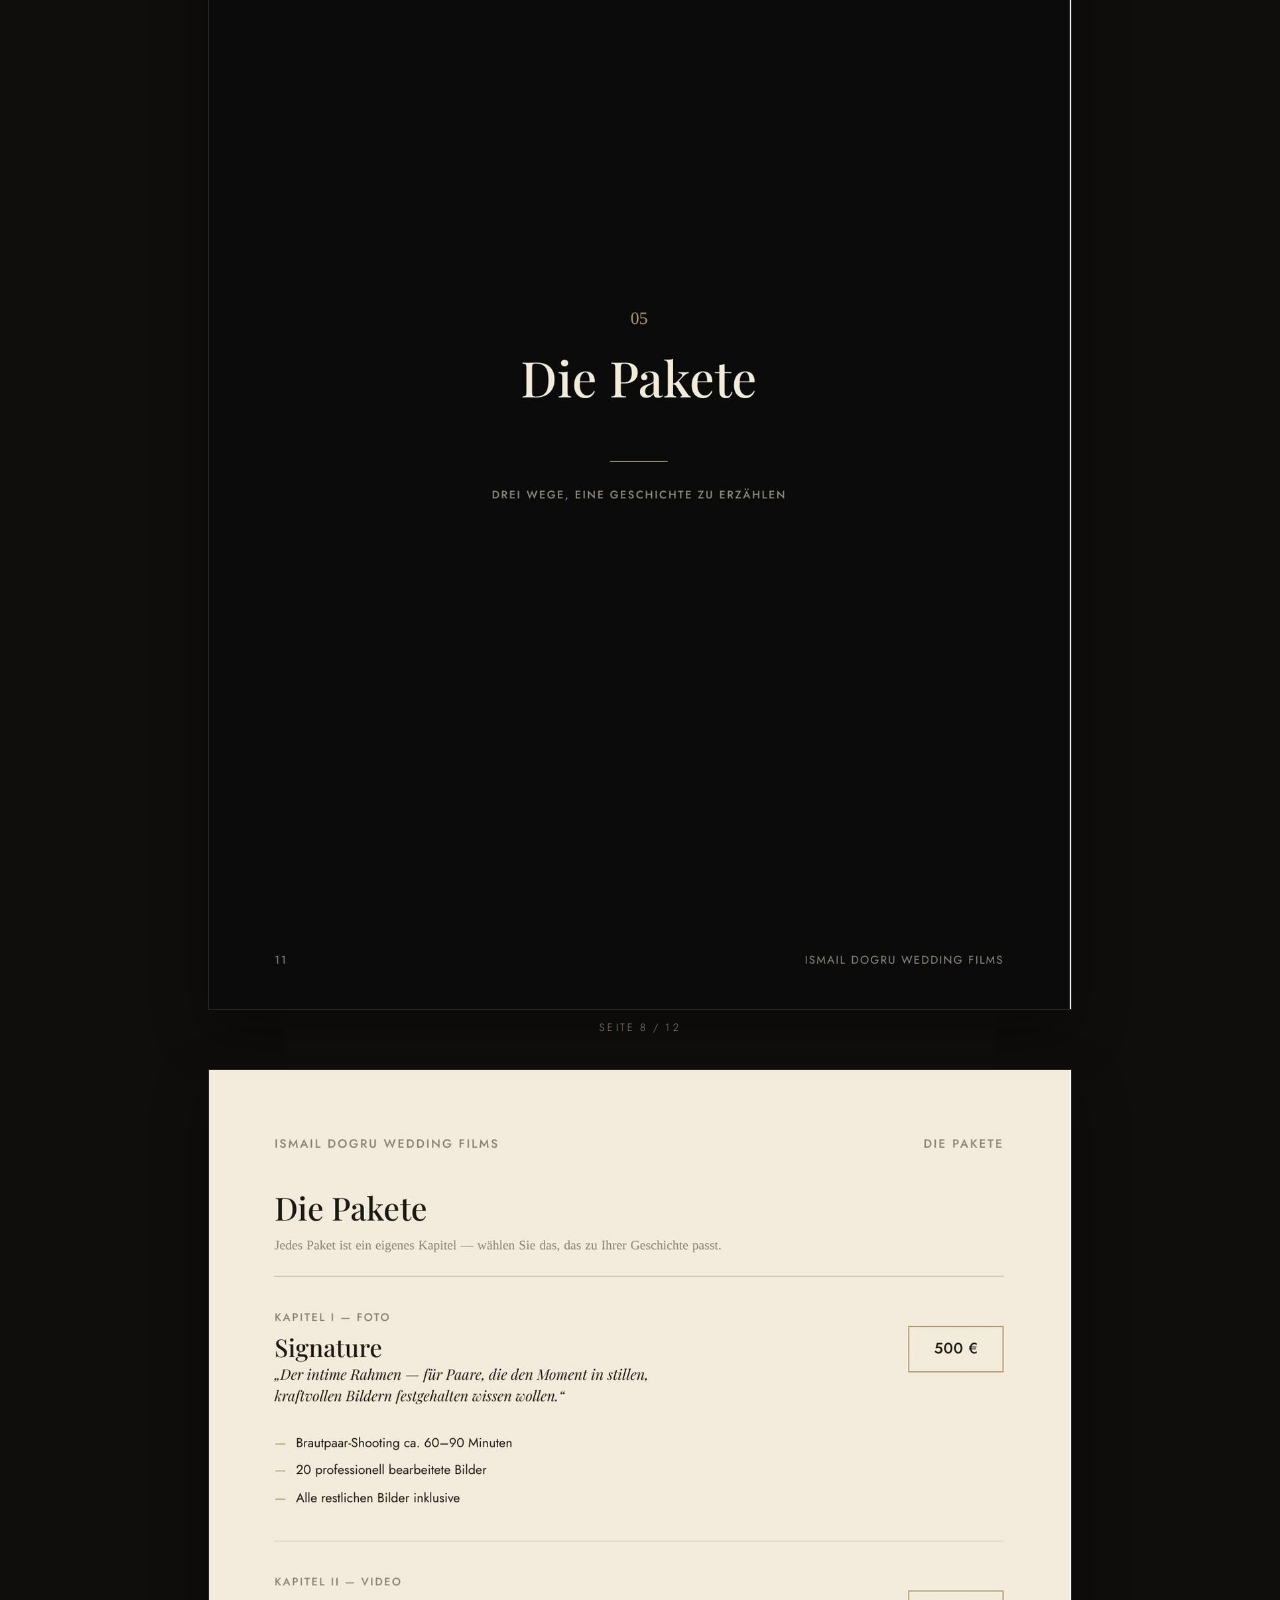
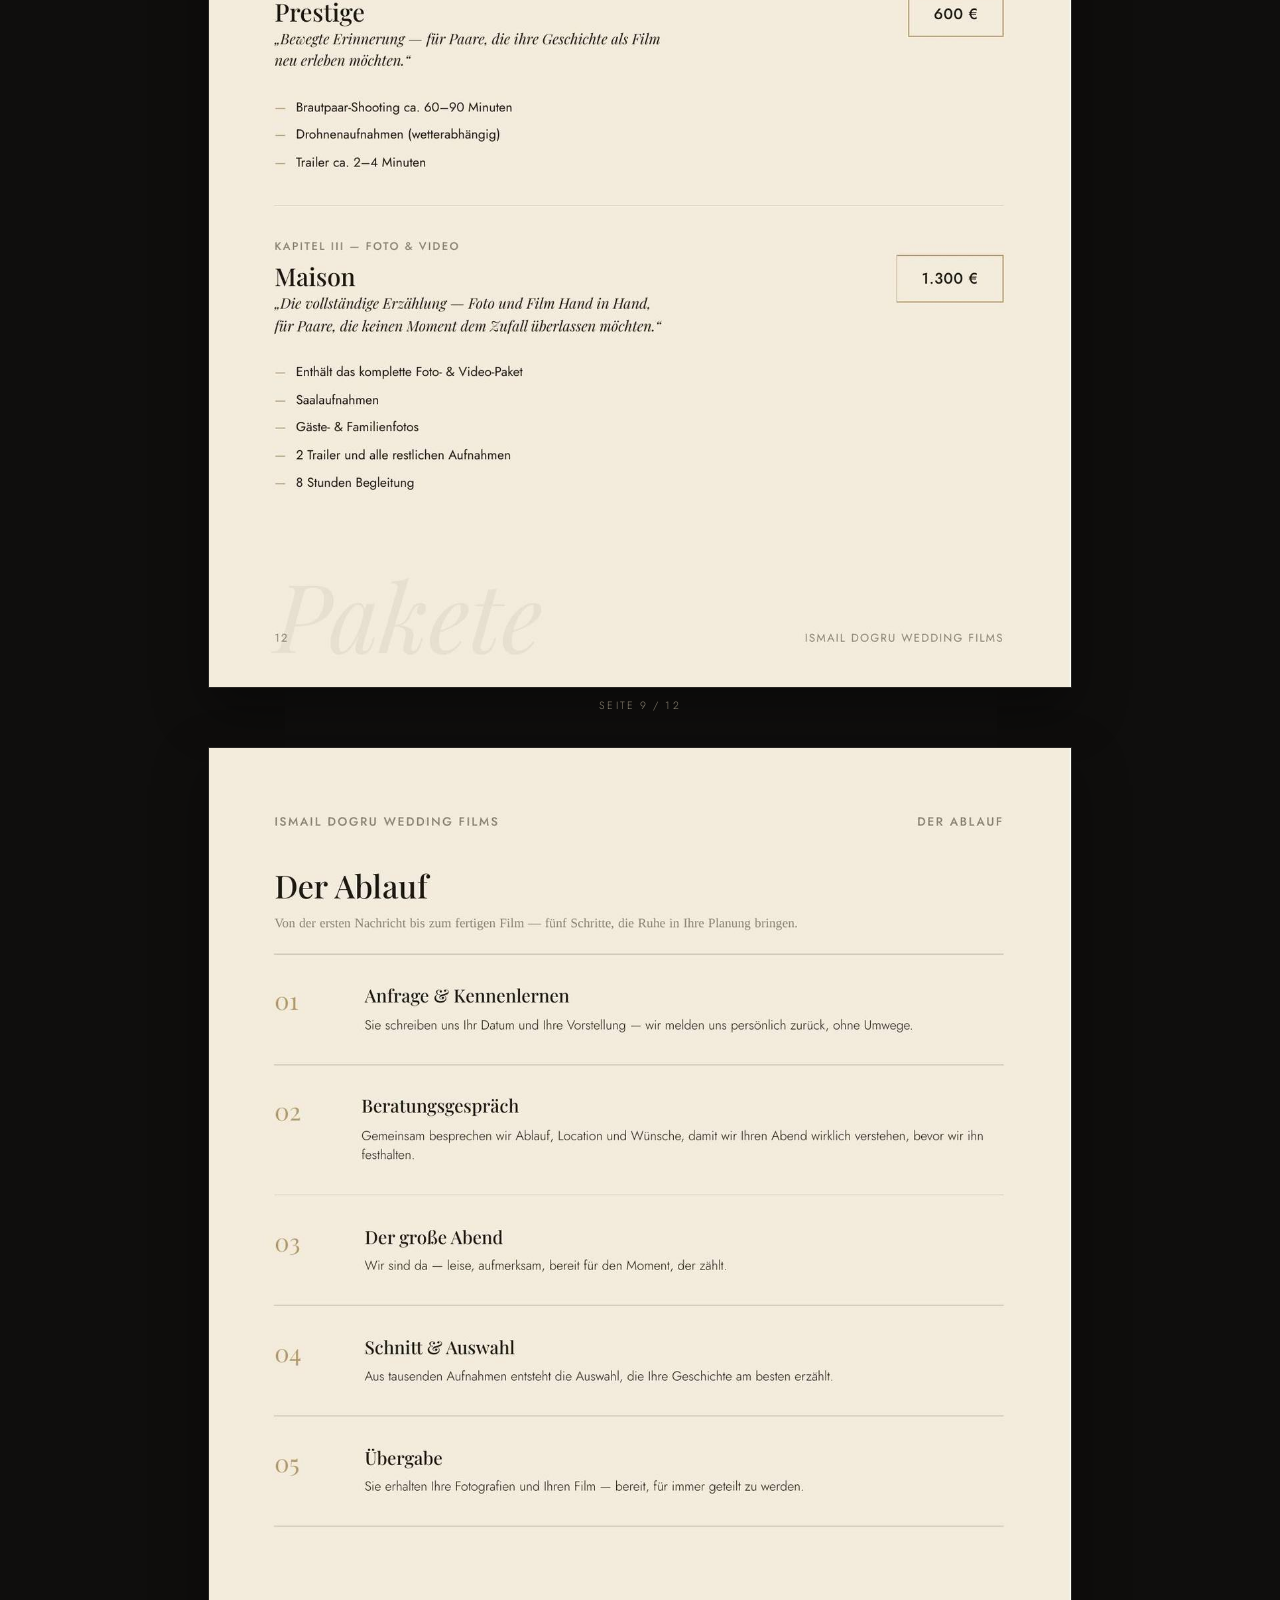
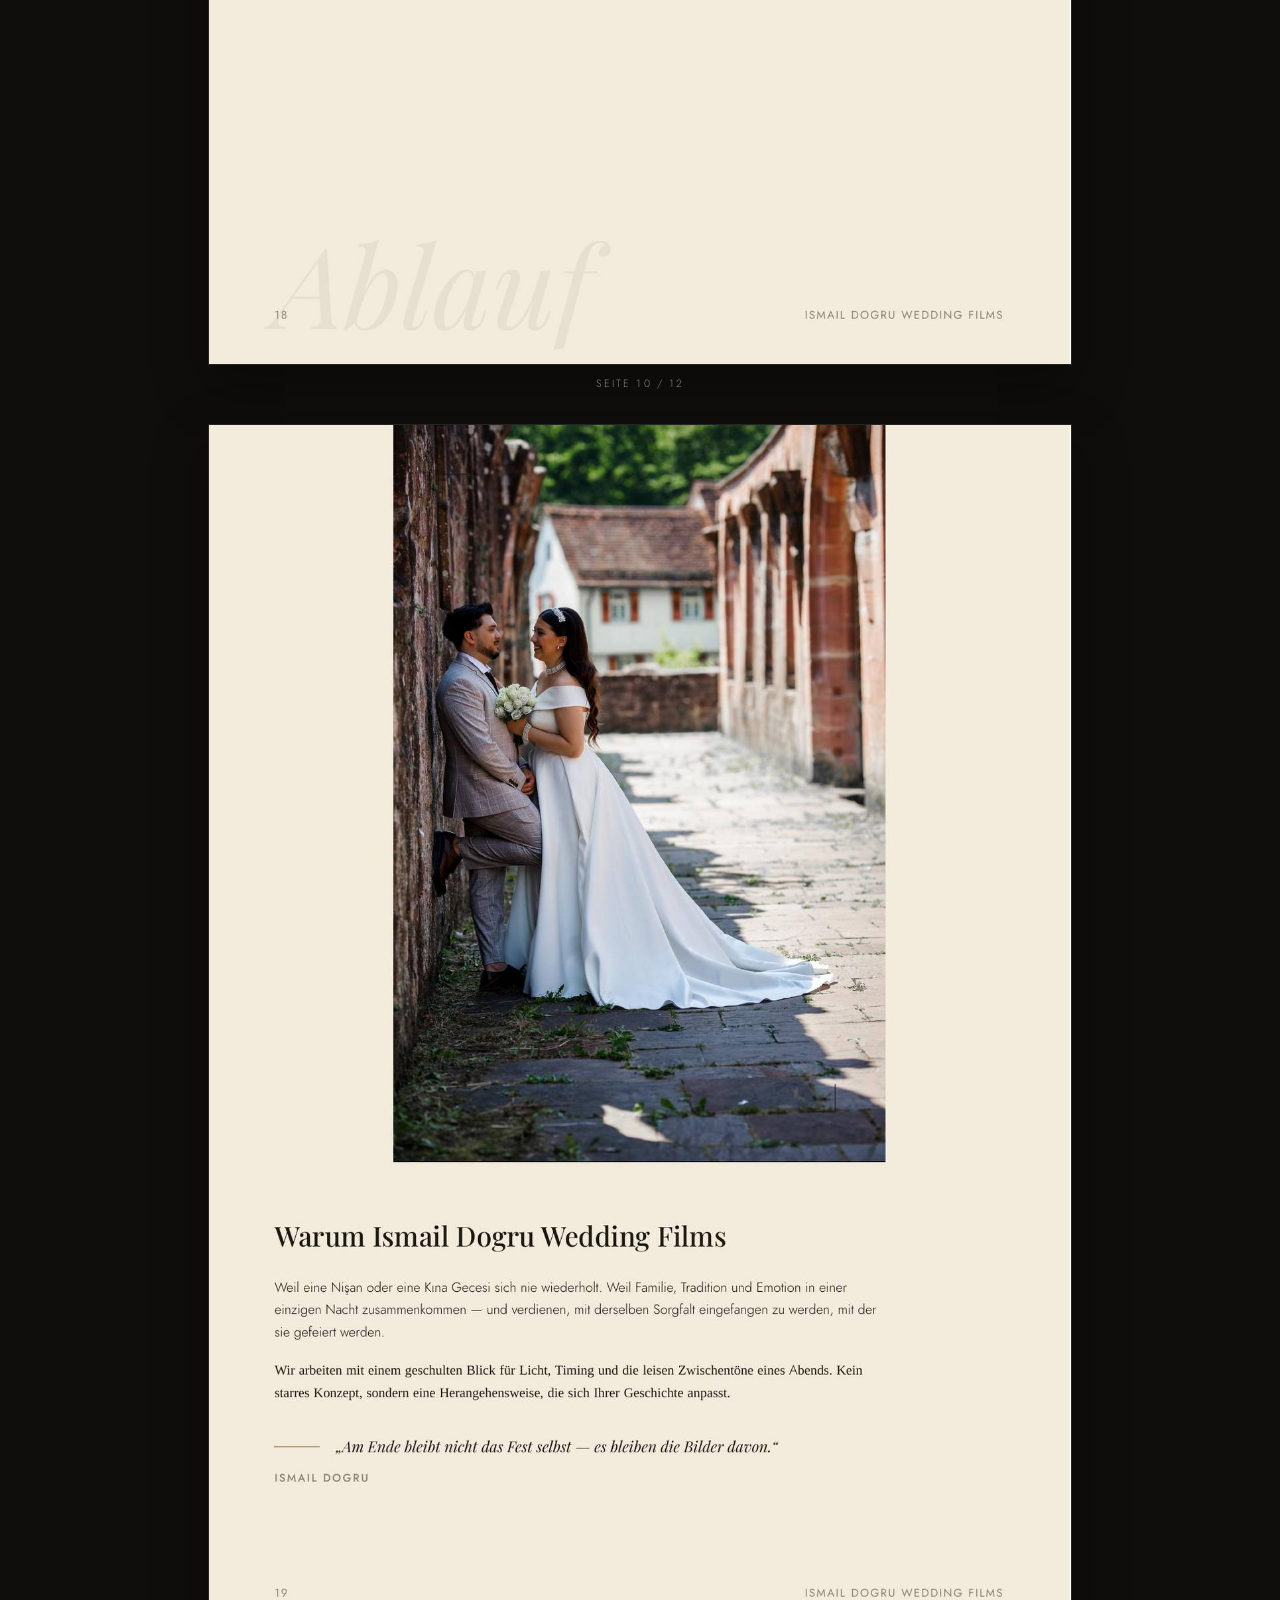
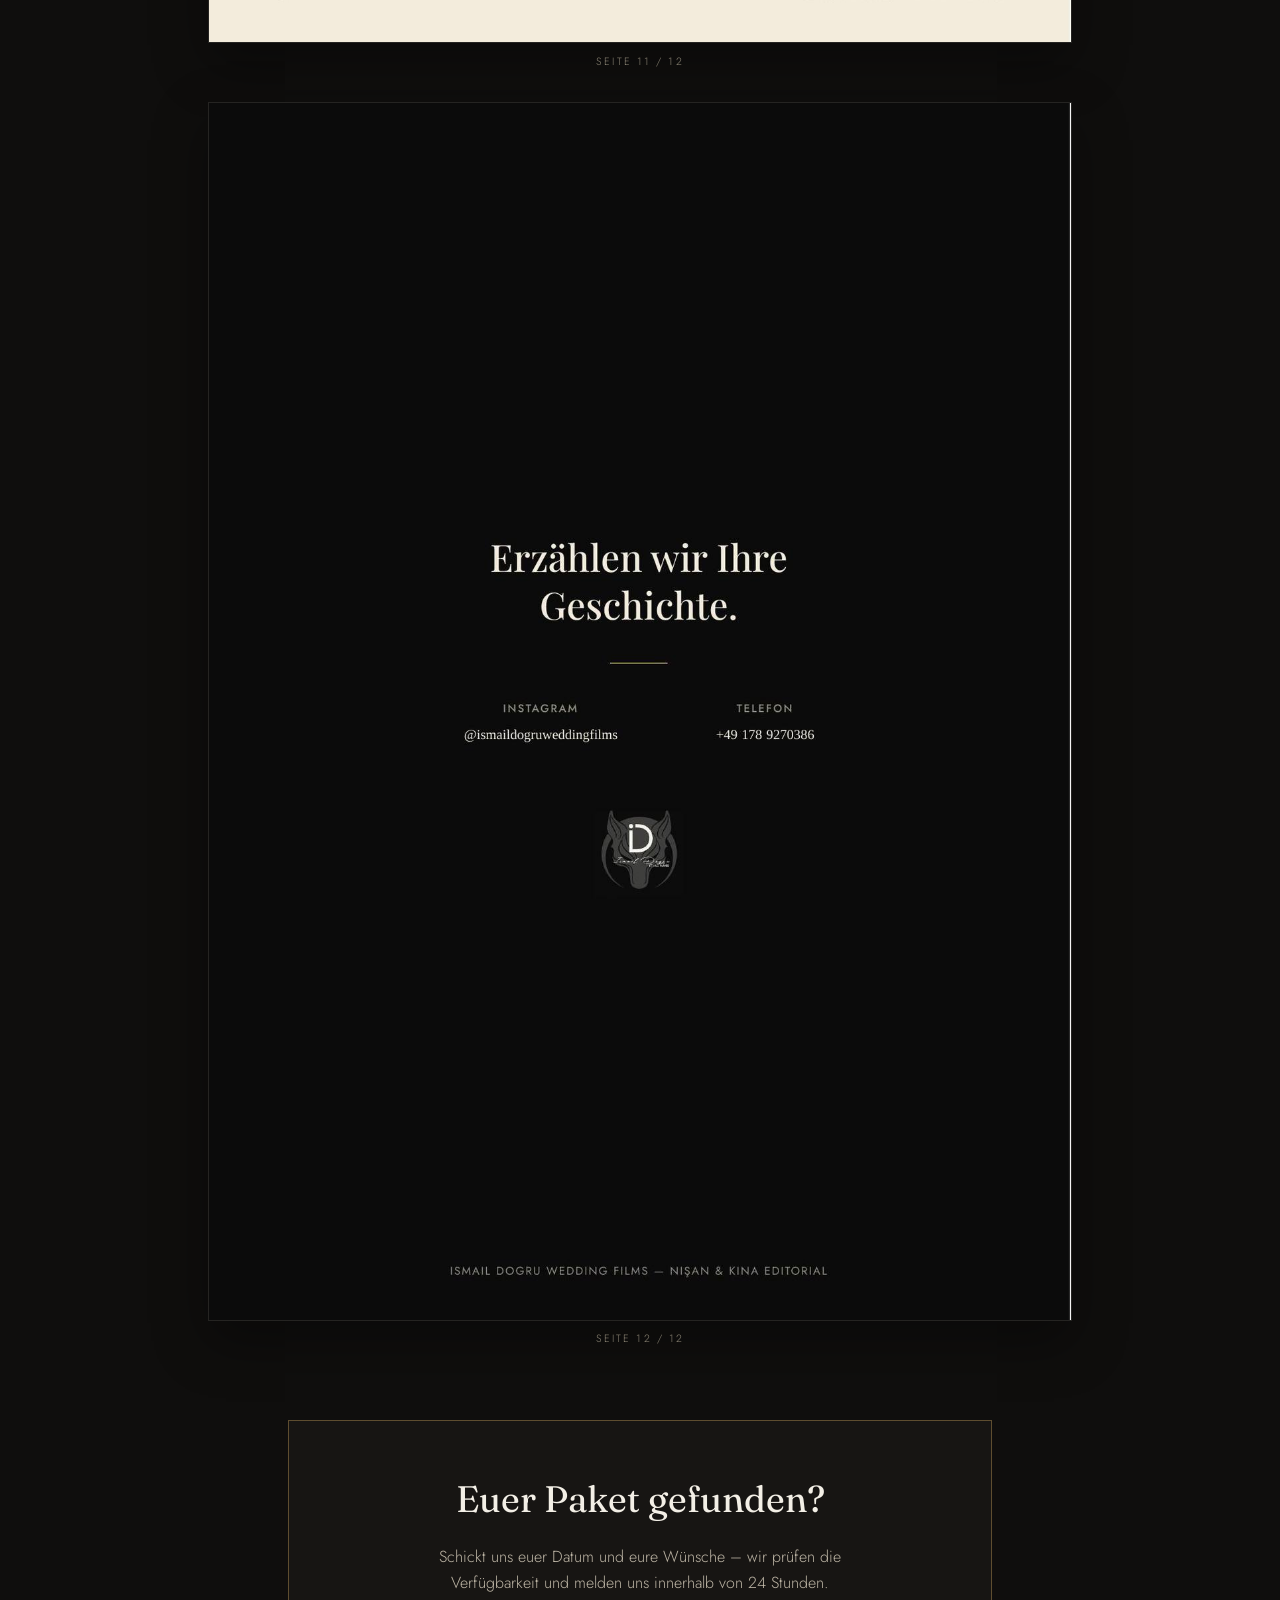
<file: magazin-nisan.html>
<!DOCTYPE html>
<html lang="de">
<head>
<meta charset="UTF-8">
<meta name="viewport" content="width=device-width, initial-scale=1, viewport-fit=cover">
<title>Verlobung, Nişan &amp; Kına – Pakete & Preise | Ismail Dogru Wedding Films</title>
<meta name="description" content="Foto- und Videopakete für Verlobung, Nişan und Kına – inklusive Saalaufnahmen.">
<meta name="theme-color" content="#0f0e0d">
<meta name="format-detection" content="telephone=no">
<meta property="og:type" content="website">
<meta property="og:locale" content="de_DE">
<meta property="og:title" content="Verlobung, Nişan &amp; Kına – Pakete & Preise | Ismail Dogru Wedding Films">
<meta property="og:description" content="Foto- und Videopakete für Verlobung, Nişan und Kına – inklusive Saalaufnahmen.">
<meta property="og:image" content="images/og-image.jpg">
<link rel="icon" type="image/png" href="images/favicon.png">
<link rel="apple-touch-icon" href="images/apple-touch-icon.png">
<link rel="preload" href="fonts/fraunces-normal-latin.woff2" as="font" type="font/woff2" crossorigin>
<link rel="preload" href="fonts/jost-normal-latin.woff2" as="font" type="font/woff2" crossorigin>
<link rel="stylesheet" href="fonts/fonts.css">
<style>
  :root{
    --bg:#0f0e0d; --bg-raised:#171513; --text:#f3efe6; --text-muted:#bdb5a5; --text-faint:#8d8676;
    --gold:#c9a15a; --gold-light:#e2c07f; --gold-ink:#1a150d;
    --line:rgba(243,239,230,.11); --line-strong:rgba(243,239,230,.24);
    --font-display:'Fraunces', Georgia, 'Times New Roman', serif;
    --font-body:'Jost', system-ui, -apple-system, 'Segoe UI', sans-serif;
    --gutter:clamp(1rem,4.5vw,3rem);
    color-scheme:dark;
  }
  *,*::before,*::after{box-sizing:border-box;}
  html{scroll-behavior:smooth; -webkit-text-size-adjust:100%;}
  body{margin:0; background:var(--bg); color:var(--text); font-family:var(--font-body); font-weight:300; line-height:1.65; -webkit-font-smoothing:antialiased;}
  a{color:inherit; text-decoration:none;}
  img{max-width:100%; height:auto; display:block;}
  :focus-visible{outline:2px solid var(--gold); outline-offset:3px;}
  ::selection{background:var(--gold); color:var(--gold-ink);}

  .btn{
    display:inline-flex; align-items:center; justify-content:center; gap:.6rem;
    min-height:2.9rem; padding:.75rem 1.4rem; border:1px solid var(--line-strong); border-radius:2px;
    font-size:.74rem; font-weight:500; letter-spacing:.16em; text-transform:uppercase; white-space:nowrap;
    transition:background-color .25s ease, border-color .25s ease, color .25s ease;
  }
  .btn:hover{border-color:var(--gold); color:var(--gold-light);}
  .btn-primary{background:var(--gold); border-color:var(--gold); color:var(--gold-ink);}
  .btn-primary:hover{background:var(--gold-light); border-color:var(--gold-light); color:var(--gold-ink);}
  .btn svg{width:15px; height:15px;}

  header{
    position:sticky; top:0; z-index:20;
    background:rgba(15,14,13,.9); -webkit-backdrop-filter:blur(14px); backdrop-filter:blur(14px);
    border-bottom:1px solid var(--line); padding-top:env(safe-area-inset-top,0px);
  }
  .bar{max-width:72rem; margin:0 auto; height:70px; padding:0 var(--gutter); display:flex; align-items:center; justify-content:space-between; gap:1rem;}
  .brand{display:inline-flex; align-items:center; gap:.75rem;}
  .brand img{width:42px; height:42px; border-radius:50%; border:1px solid var(--line-strong); background:#000;}
  .brand-text{display:flex; flex-direction:column; line-height:1.1;}
  .brand-text .name{font-family:var(--font-display); font-size:1.05rem;}
  .brand-text .sub{font-size:.56rem; font-weight:500; letter-spacing:.3em; text-transform:uppercase; color:var(--gold); margin-top:.25rem;}
  .bar-actions{display:flex; gap:.6rem;}
  .back svg{transform:rotate(180deg);}
  @media (max-width:640px){
    .brand-text{display:none;}
    .bar-actions .btn{padding:.6rem .9rem; font-size:.66rem; letter-spacing:.12em; min-height:2.6rem;}
  }

  main{max-width:60rem; margin:0 auto; padding:clamp(2.2rem,6vw,4rem) var(--gutter) 2rem;}
  .head{text-align:center;}
  .eyebrow{display:inline-flex; align-items:center; gap:.8rem; font-size:.7rem; font-weight:500; letter-spacing:.28em; text-transform:uppercase; color:var(--gold);}
  .eyebrow::before, .eyebrow::after{content:""; width:1.8rem; height:1px; background:currentColor; opacity:.7;}
  h1{font-family:var(--font-display); font-weight:400; font-size:clamp(2rem,5vw,3.1rem); line-height:1.12; margin:1rem 0 0; text-wrap:balance;}
  .head p{color:var(--text-muted); margin:.9rem 0 0; font-size:.95rem;}

  .tabs{display:flex; justify-content:center; flex-wrap:wrap; gap:.5rem; margin:2rem 0 clamp(2rem,5vw,3rem);}
  .tabs a{
    padding:.55rem 1.1rem; border:1px solid var(--line-strong); border-radius:999px;
    font-size:.72rem; letter-spacing:.12em; text-transform:uppercase; color:var(--text-muted); transition:all .2s ease;
  }
  .tabs a:hover{color:var(--text); border-color:var(--text-faint);}
  .tabs a[aria-current="page"]{background:var(--text); border-color:var(--text); color:var(--bg);}

  .pages{display:flex; flex-direction:column; gap:clamp(1.2rem,3vw,2rem);}
  .page{margin:0;}
  .page img{width:100%; border:1px solid var(--line); background:#0b0a09; box-shadow:0 20px 50px rgba(0,0,0,.35);}
  .page figcaption{margin-top:.6rem; text-align:center; font-size:.66rem; letter-spacing:.2em; text-transform:uppercase; color:var(--text-faint);}

  .cta{
    margin:clamp(3rem,7vw,4.5rem) auto 0; max-width:44rem; text-align:center;
    border:1px solid rgba(201,161,90,.4); background:var(--bg-raised); padding:clamp(2rem,5vw,3rem) var(--gutter);
  }
  .cta h2{font-family:var(--font-display); font-weight:400; font-size:clamp(1.7rem,3.6vw,2.3rem); margin:0;}
  .cta p{color:var(--text-muted); margin:.9rem auto 1.8rem; max-width:30rem;}
  .cta .actions{display:flex; justify-content:center; flex-wrap:wrap; gap:.8rem;}

  footer{border-top:1px solid var(--line); margin-top:clamp(3rem,7vw,4.5rem); padding:1.8rem var(--gutter) calc(1.8rem + env(safe-area-inset-bottom,0px));}
  footer .inner{max-width:72rem; margin:0 auto; display:flex; justify-content:space-between; flex-wrap:wrap; gap:1rem; font-size:.8rem; color:var(--text-faint);}
  footer nav{display:flex; gap:1.4rem;}
  footer a:hover{color:var(--text);}

  .to-top{
    position:fixed; right:1rem; bottom:calc(1rem + env(safe-area-inset-bottom,0px)); z-index:15;
    width:48px; height:48px; border-radius:50%; display:grid; place-items:center;
    background:rgba(23,21,19,.9); border:1px solid var(--line-strong); color:var(--text);
    opacity:0; visibility:hidden; transition:opacity .3s ease, visibility 0s linear .3s, border-color .2s ease;
  }
  .to-top.show{opacity:1; visibility:visible; transition:opacity .3s ease, border-color .2s ease;}
  .to-top:hover{border-color:var(--gold); color:var(--gold-light);}
  .to-top svg{width:18px; height:18px;}
  @media (prefers-reduced-motion:reduce){ html{scroll-behavior:auto;} *{transition:none !important;} }
</style>
</head>
<body>

<header>
  <div class="bar">
    <a href="index.html" class="brand" aria-label="Zur Startseite">
      <img src="images/logo.jpg" alt="" width="42" height="42">
      <span class="brand-text"><span class="name">Ismail Dogru</span><span class="sub">Wedding Films</span></span>
    </a>
    <div class="bar-actions">
      <a href="index.html#leistungen" class="btn back">
        <svg viewBox="0 0 24 24" fill="none" stroke="currentColor" stroke-width="1.6" stroke-linecap="round" stroke-linejoin="round" aria-hidden="true"><line x1="5" y1="12" x2="19" y2="12"/><polyline points="12 5 19 12 12 19"/></svg>
        Zurück
      </a>
      <a href="index.html#kontakt" class="btn btn-primary">Anfragen</a>
    </div>
  </div>
</header>

<main id="top">
  <div class="head">
    <span class="eyebrow">Digitales Magazin</span>
    <h1>Verlobung, Nişan &amp; Kına – Pakete & Preise</h1>
    <p>12 Seiten · Zum Vergrößern einfach hineinzoomen</p>
  </div>

  <nav class="tabs" aria-label="Magazine">
        <a href="magazin-hochzeit.html">Hochzeit</a>
        <a href="magazin-standesamt.html">Standesamt</a>
        <a href="magazin-nisan.html" aria-current="page">Verlobung &amp; Kına</a>
  </nav>

  <div class="pages">
      <figure class="page"><img src="images/magazin/nisan-01.jpg" width="1300" height="1835" loading="eager" decoding="async" alt="Verlobung &amp; Kına – Magazinseite 1 von 12"><figcaption>Seite 1 / 12</figcaption></figure>
      <figure class="page"><img src="images/magazin/nisan-02.jpg" width="1300" height="1835" loading="eager" decoding="async" alt="Verlobung &amp; Kına – Magazinseite 2 von 12"><figcaption>Seite 2 / 12</figcaption></figure>
      <figure class="page"><img src="images/magazin/nisan-03.jpg" width="1300" height="1835" loading="lazy" decoding="async" alt="Verlobung &amp; Kına – Magazinseite 3 von 12"><figcaption>Seite 3 / 12</figcaption></figure>
      <figure class="page"><img src="images/magazin/nisan-04.jpg" width="1300" height="1835" loading="lazy" decoding="async" alt="Verlobung &amp; Kına – Magazinseite 4 von 12"><figcaption>Seite 4 / 12</figcaption></figure>
      <figure class="page"><img src="images/magazin/nisan-05.jpg" width="1300" height="1835" loading="lazy" decoding="async" alt="Verlobung &amp; Kına – Magazinseite 5 von 12"><figcaption>Seite 5 / 12</figcaption></figure>
      <figure class="page"><img src="images/magazin/nisan-06.jpg" width="1300" height="1835" loading="lazy" decoding="async" alt="Verlobung &amp; Kına – Magazinseite 6 von 12"><figcaption>Seite 6 / 12</figcaption></figure>
      <figure class="page"><img src="images/magazin/nisan-07.jpg" width="1300" height="1835" loading="lazy" decoding="async" alt="Verlobung &amp; Kına – Magazinseite 7 von 12"><figcaption>Seite 7 / 12</figcaption></figure>
      <figure class="page"><img src="images/magazin/nisan-08.jpg" width="1300" height="1835" loading="lazy" decoding="async" alt="Verlobung &amp; Kına – Magazinseite 8 von 12"><figcaption>Seite 8 / 12</figcaption></figure>
      <figure class="page"><img src="images/magazin/nisan-09.jpg" width="1300" height="1835" loading="lazy" decoding="async" alt="Verlobung &amp; Kına – Magazinseite 9 von 12"><figcaption>Seite 9 / 12</figcaption></figure>
      <figure class="page"><img src="images/magazin/nisan-10.jpg" width="1300" height="1835" loading="lazy" decoding="async" alt="Verlobung &amp; Kına – Magazinseite 10 von 12"><figcaption>Seite 10 / 12</figcaption></figure>
      <figure class="page"><img src="images/magazin/nisan-11.jpg" width="1300" height="1835" loading="lazy" decoding="async" alt="Verlobung &amp; Kına – Magazinseite 11 von 12"><figcaption>Seite 11 / 12</figcaption></figure>
      <figure class="page"><img src="images/magazin/nisan-12.jpg" width="1300" height="1835" loading="lazy" decoding="async" alt="Verlobung &amp; Kına – Magazinseite 12 von 12"><figcaption>Seite 12 / 12</figcaption></figure>
  </div>

  <section class="cta" aria-labelledby="cta-titel">
    <h2 id="cta-titel">Euer Paket gefunden?</h2>
    <p>Schickt uns euer Datum und eure Wünsche – wir prüfen die Verfügbarkeit und melden uns innerhalb von 24 Stunden.</p>
    <div class="actions">
      <a href="index.html#kontakt" class="btn btn-primary">Termin anfragen
        <svg viewBox="0 0 24 24" fill="none" stroke="currentColor" stroke-width="1.6" stroke-linecap="round" stroke-linejoin="round" aria-hidden="true"><line x1="5" y1="12" x2="19" y2="12"/><polyline points="12 5 19 12 12 19"/></svg>
      </a>
      <a href="https://wa.me/491789270386" target="_blank" rel="noopener" class="btn">Per WhatsApp</a>
    </div>
  </section>
</main>

<footer>
  <div class="inner">
    <span>© <span id="year">2026</span> Ismail Dogru Wedding Films</span>
    <nav aria-label="Rechtliches">
      <a href="index.html#impressum">Impressum</a>
      <a href="index.html#datenschutz">Datenschutz</a>
    </nav>
  </div>
</footer>

<a href="#top" class="to-top" id="toTop" aria-label="Nach oben">
  <svg viewBox="0 0 24 24" fill="none" stroke="currentColor" stroke-width="1.6" stroke-linecap="round" stroke-linejoin="round" aria-hidden="true"><polyline points="18 15 12 9 6 15"/></svg>
</a>

<script>
  (function(){
    var btn = document.getElementById('toTop');
    window.addEventListener('scroll', function(){ btn.classList.toggle('show', window.scrollY > 900); }, {passive:true});
    document.getElementById('year').textContent = new Date().getFullYear();
  })();
</script>
</body>
</html>
</file>
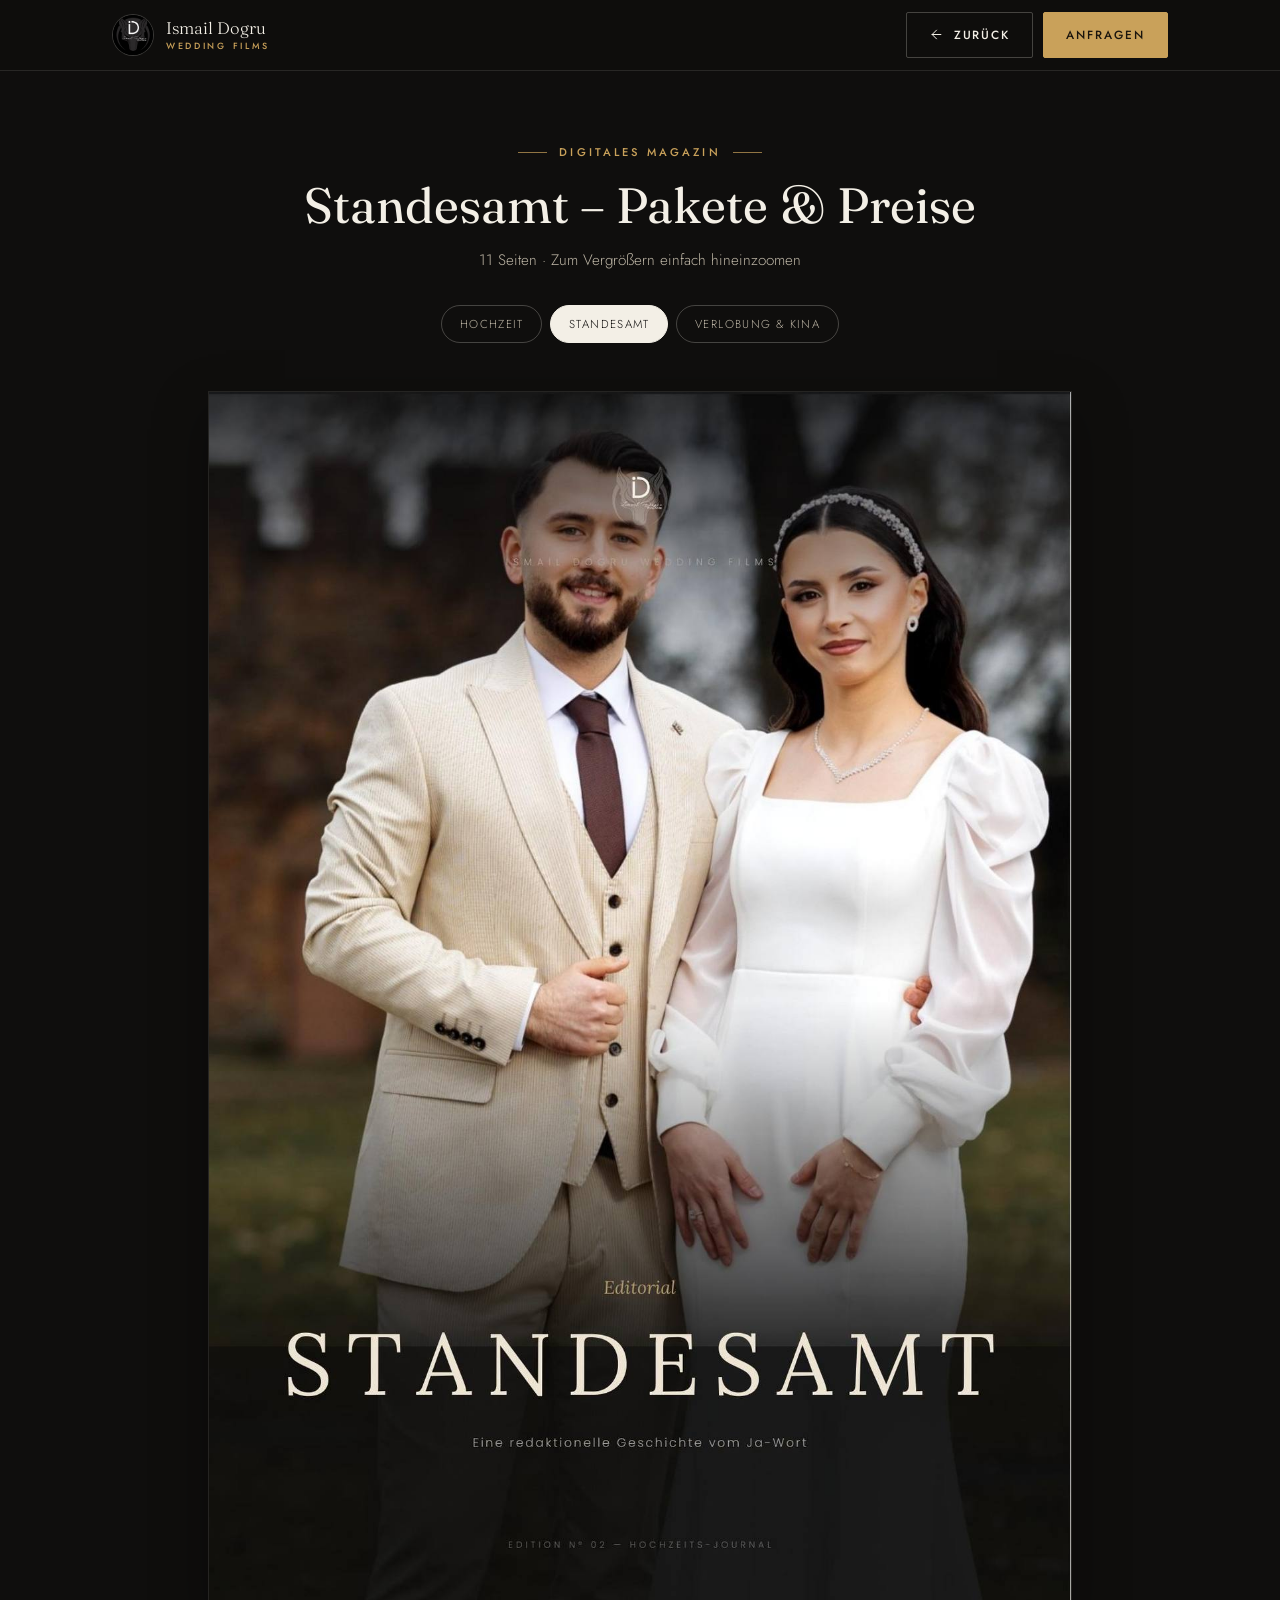
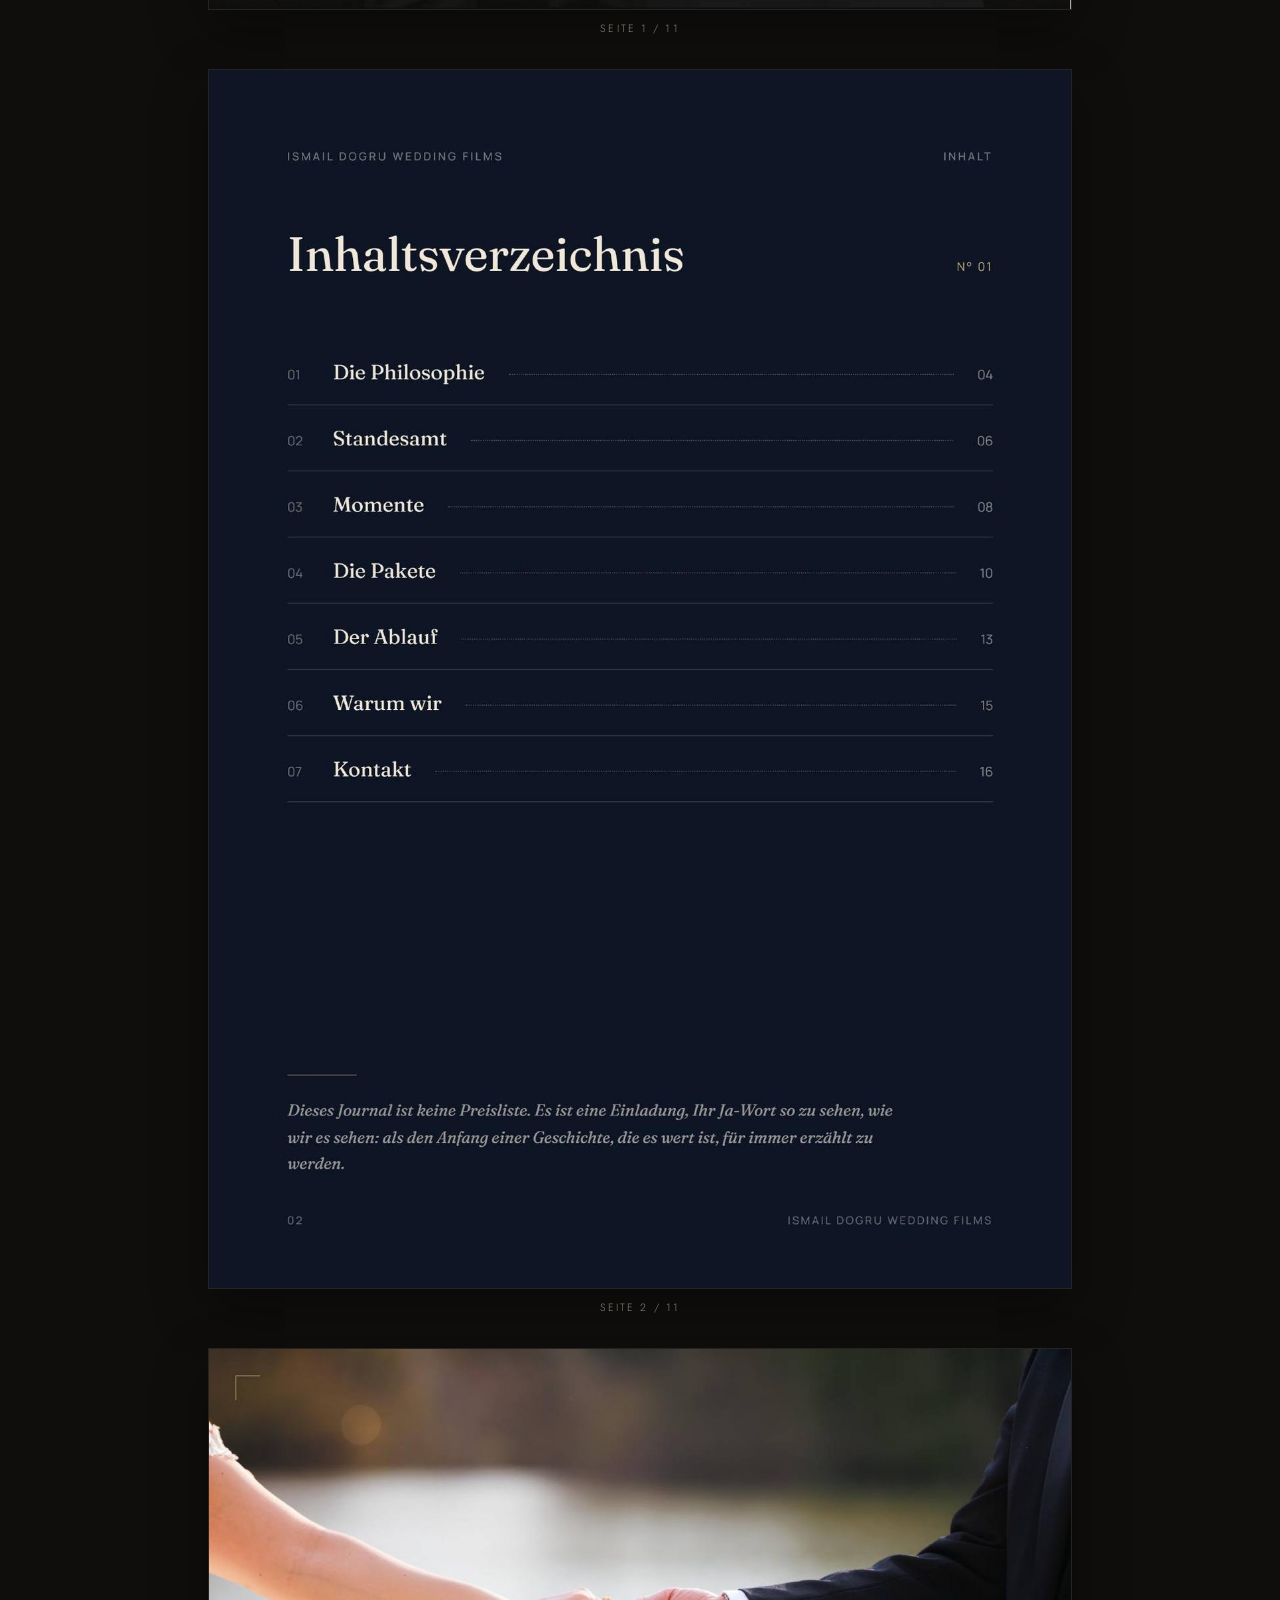
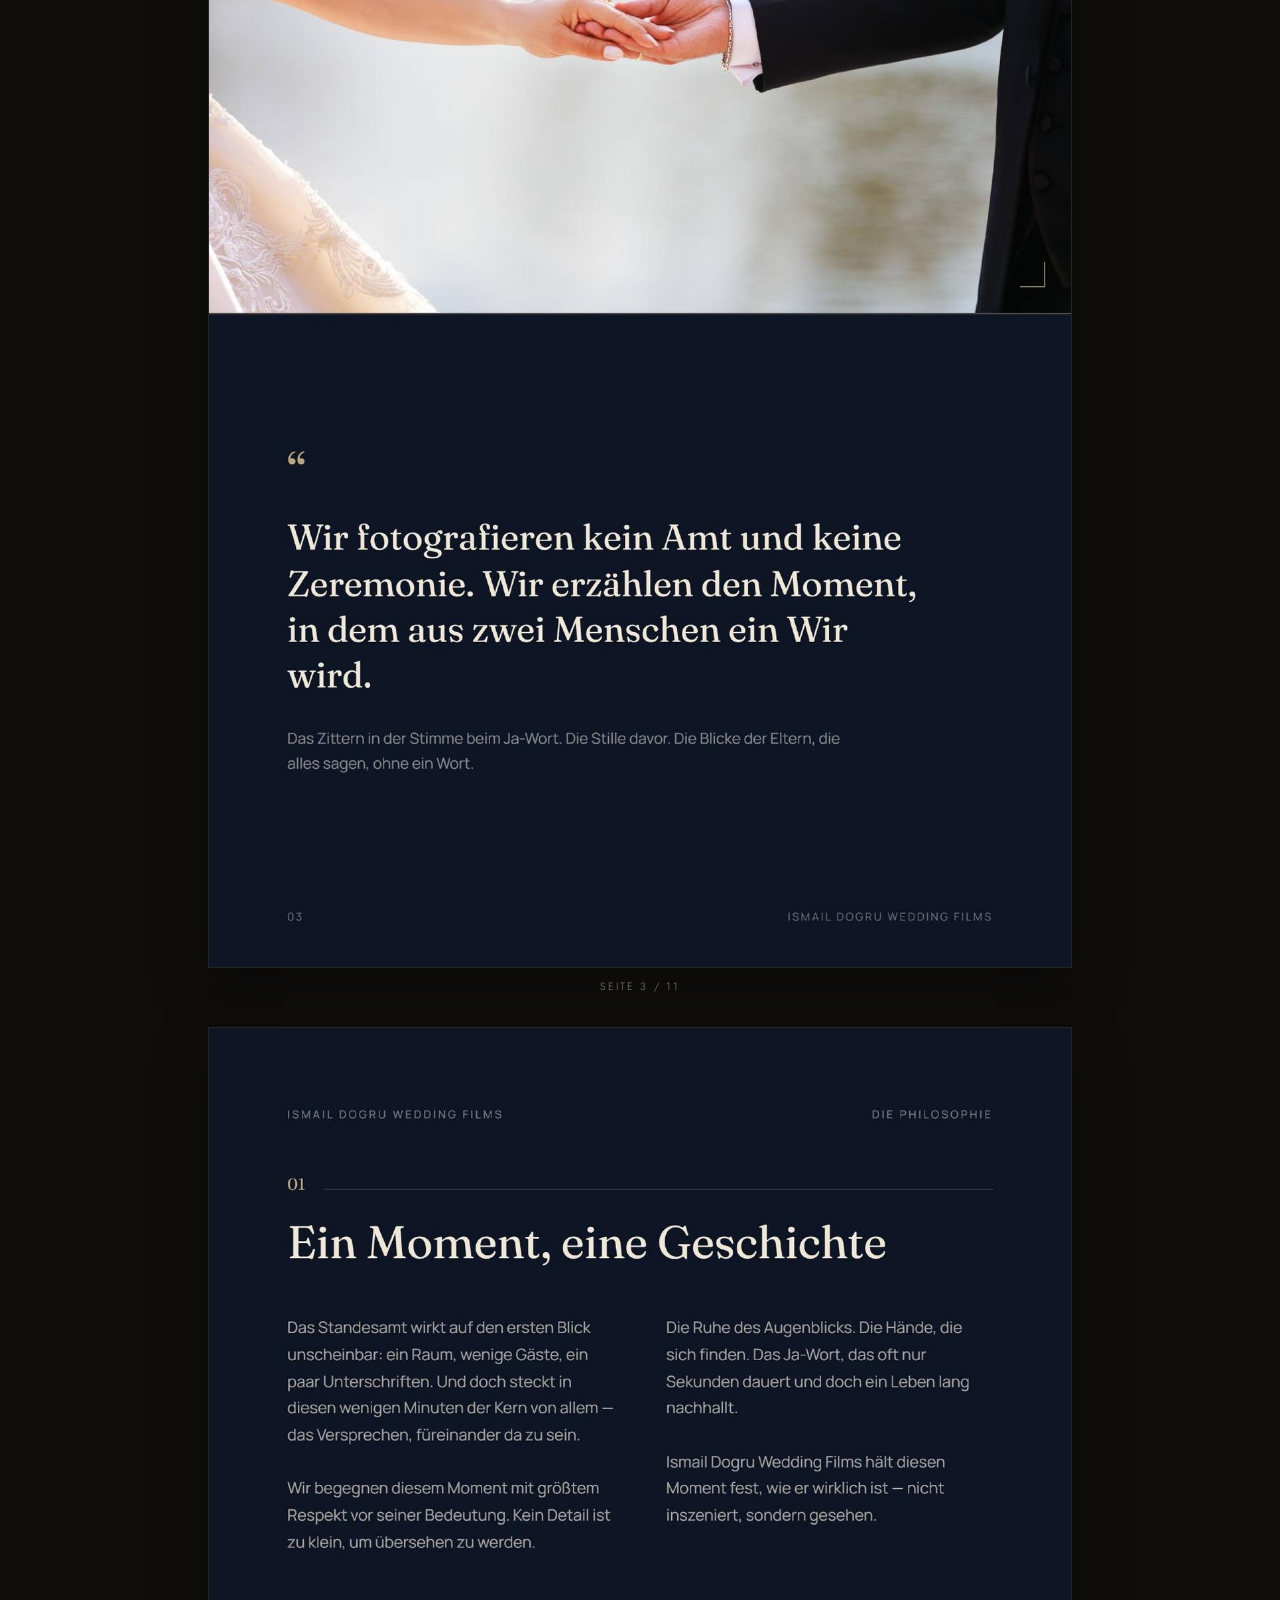
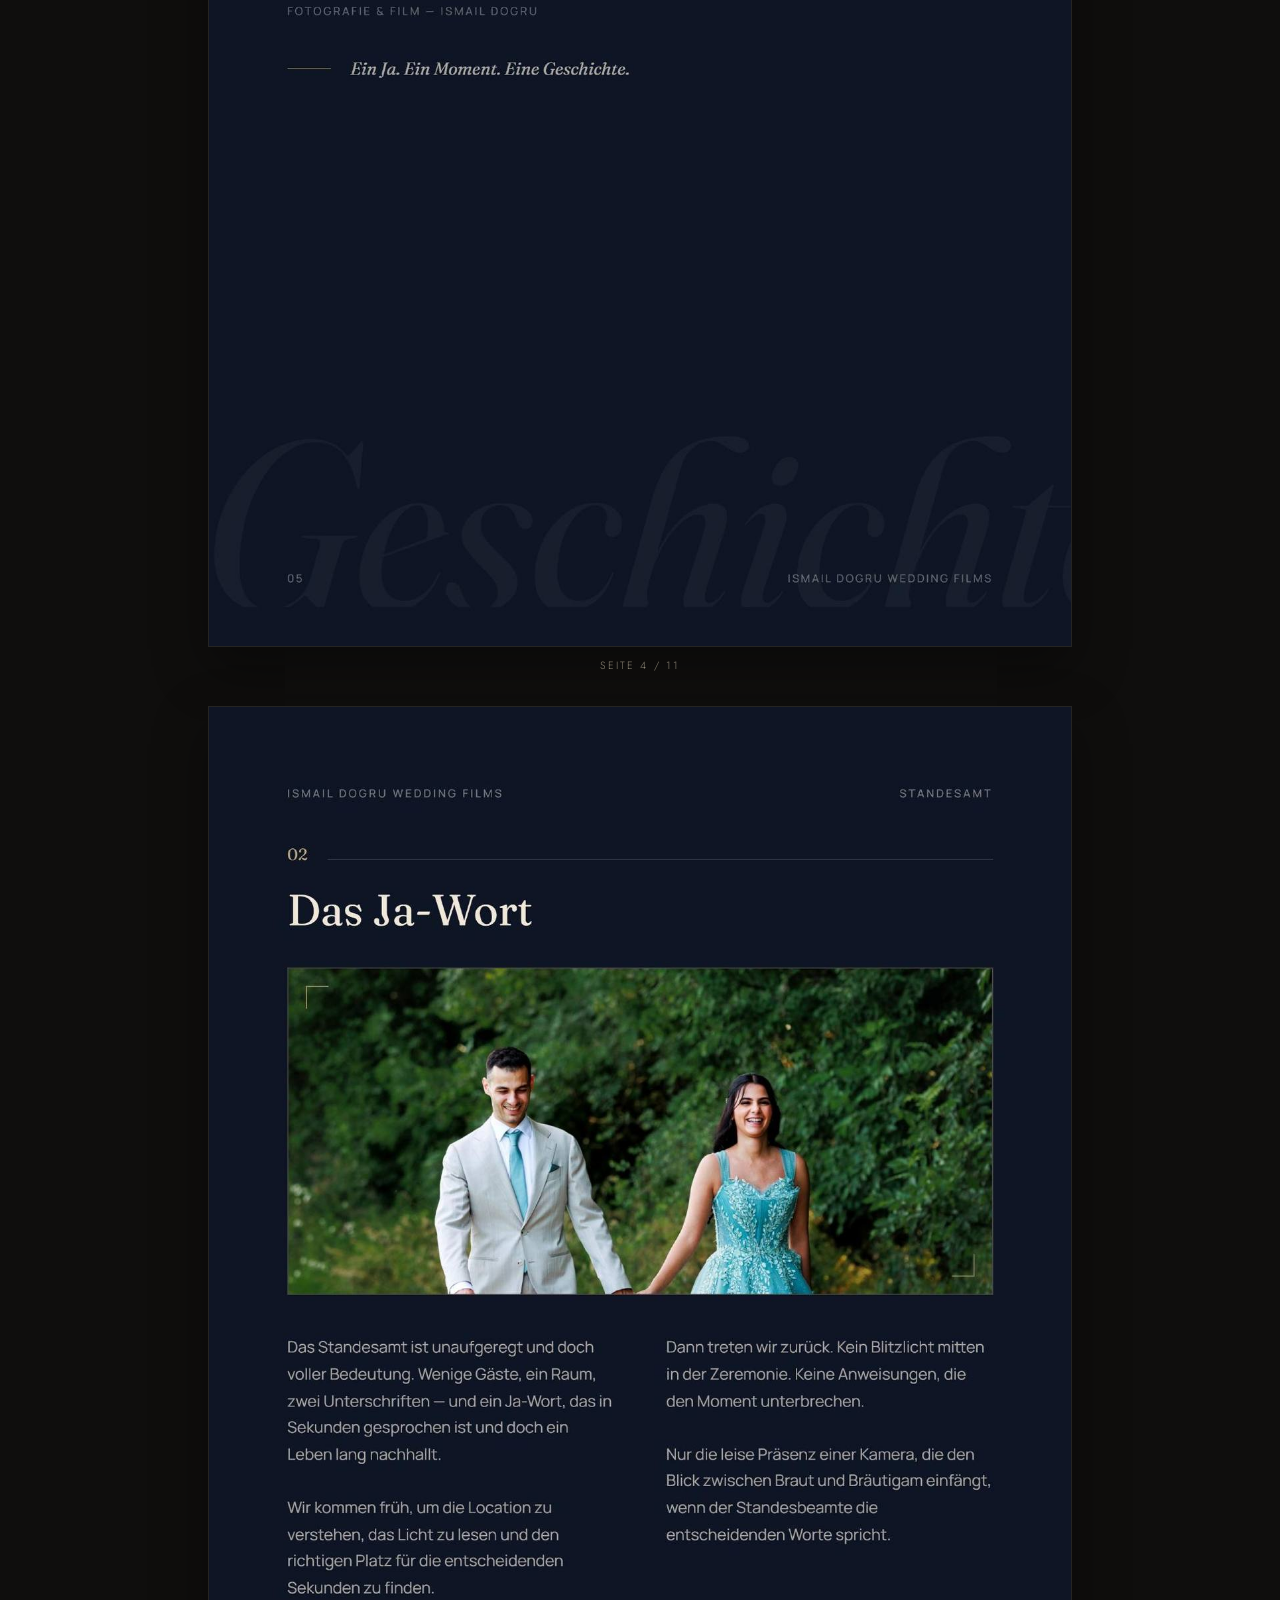
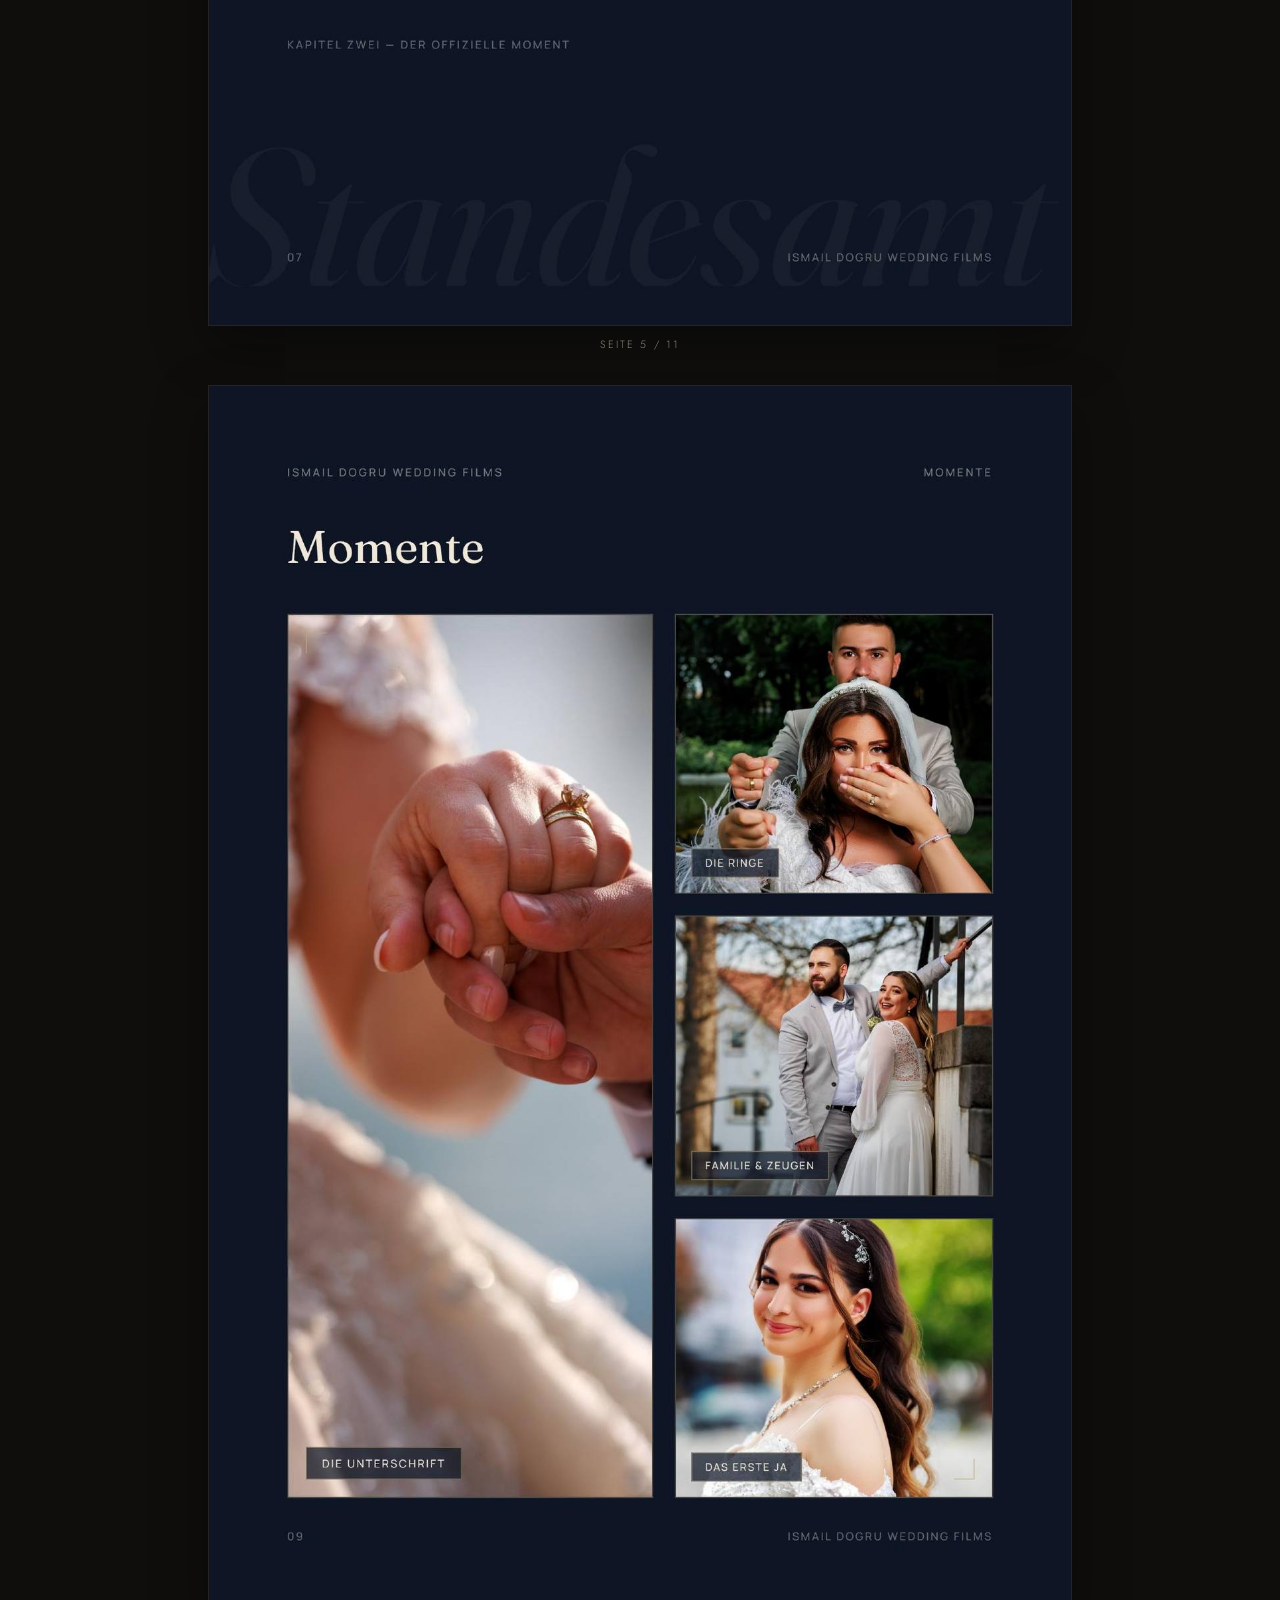
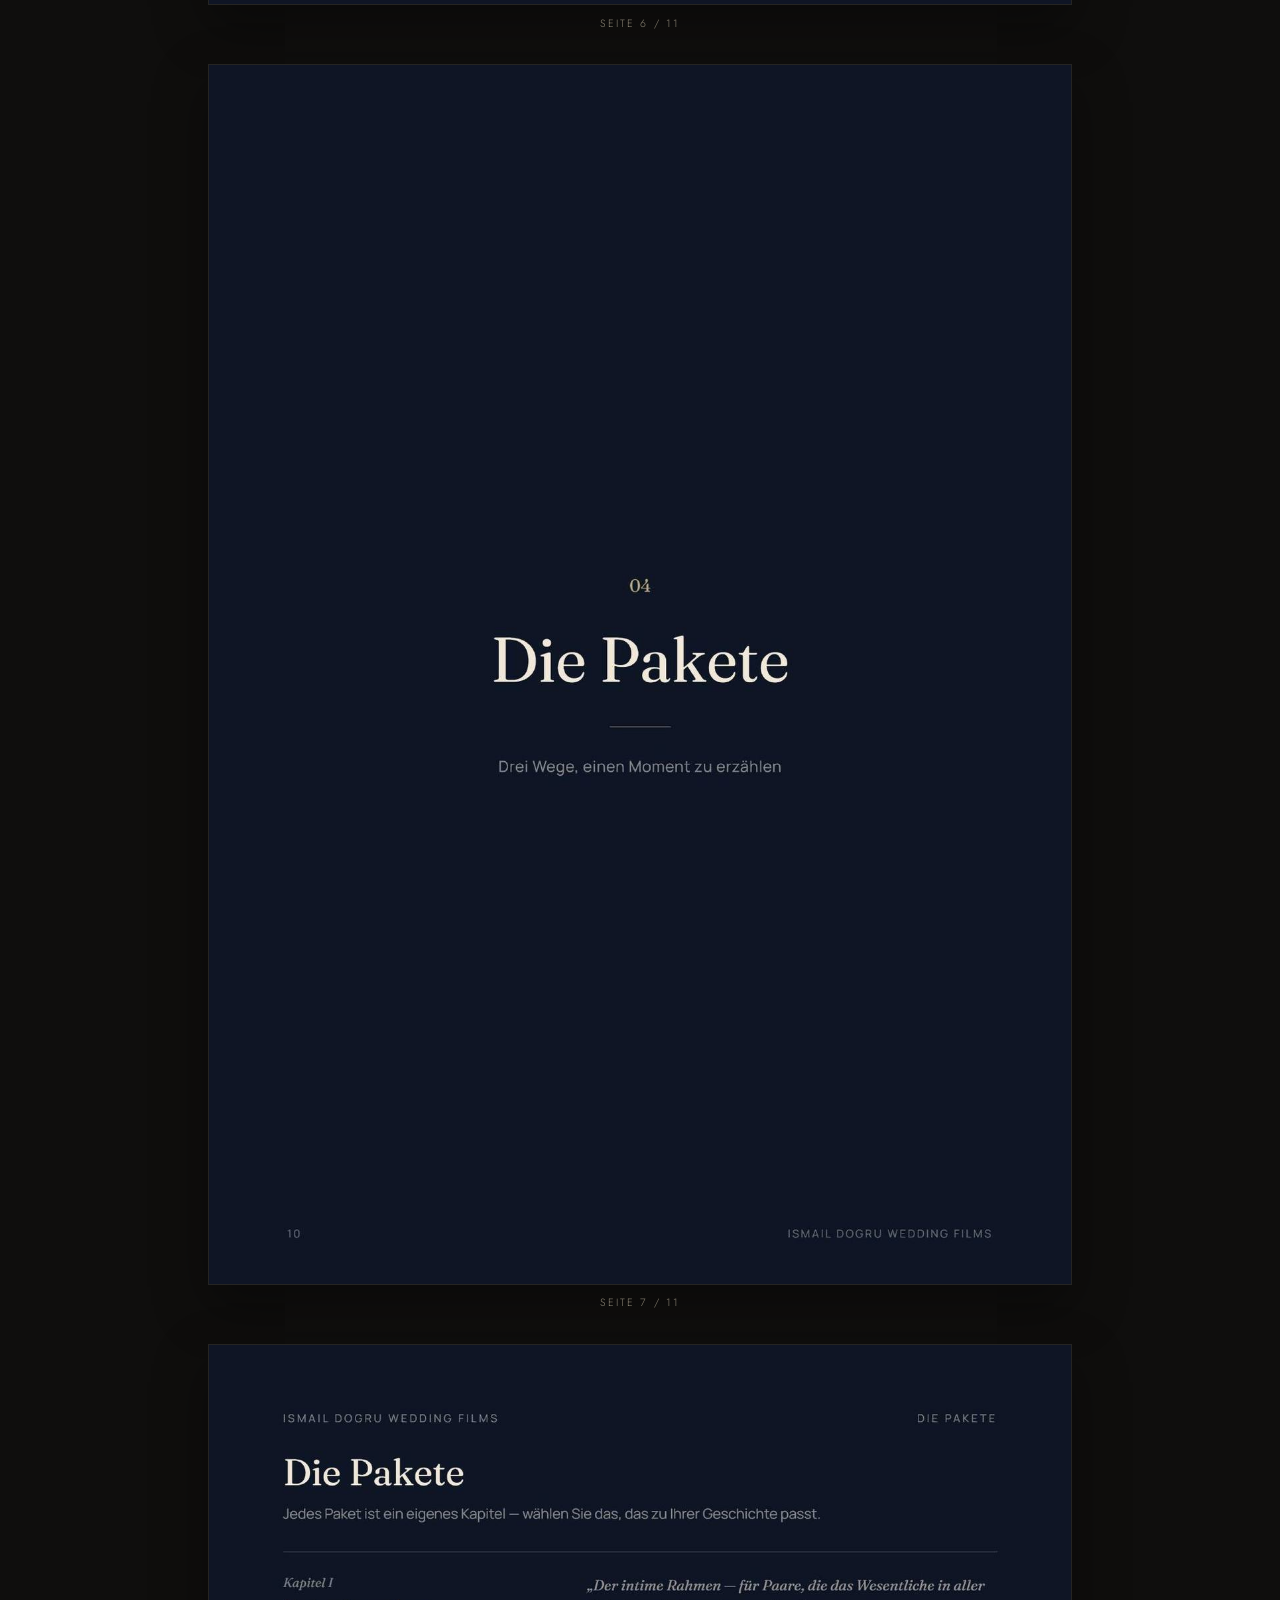
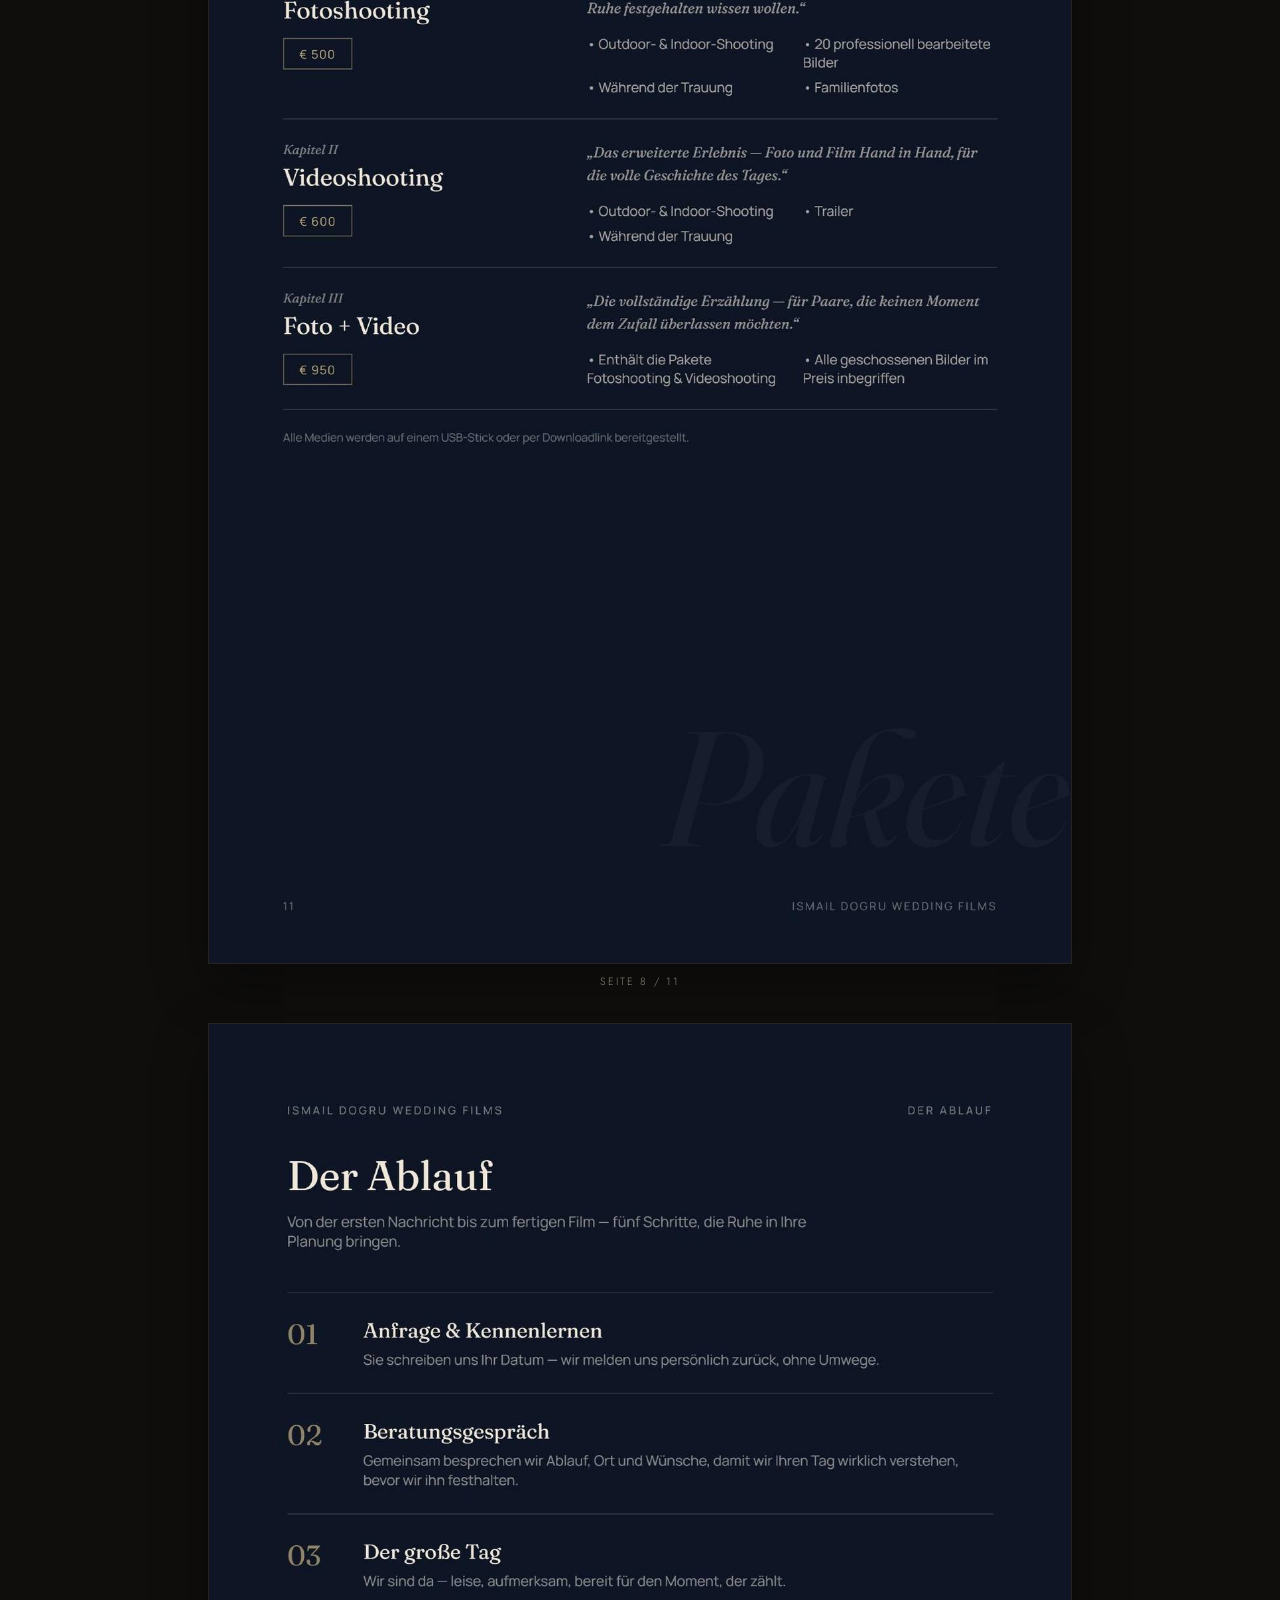
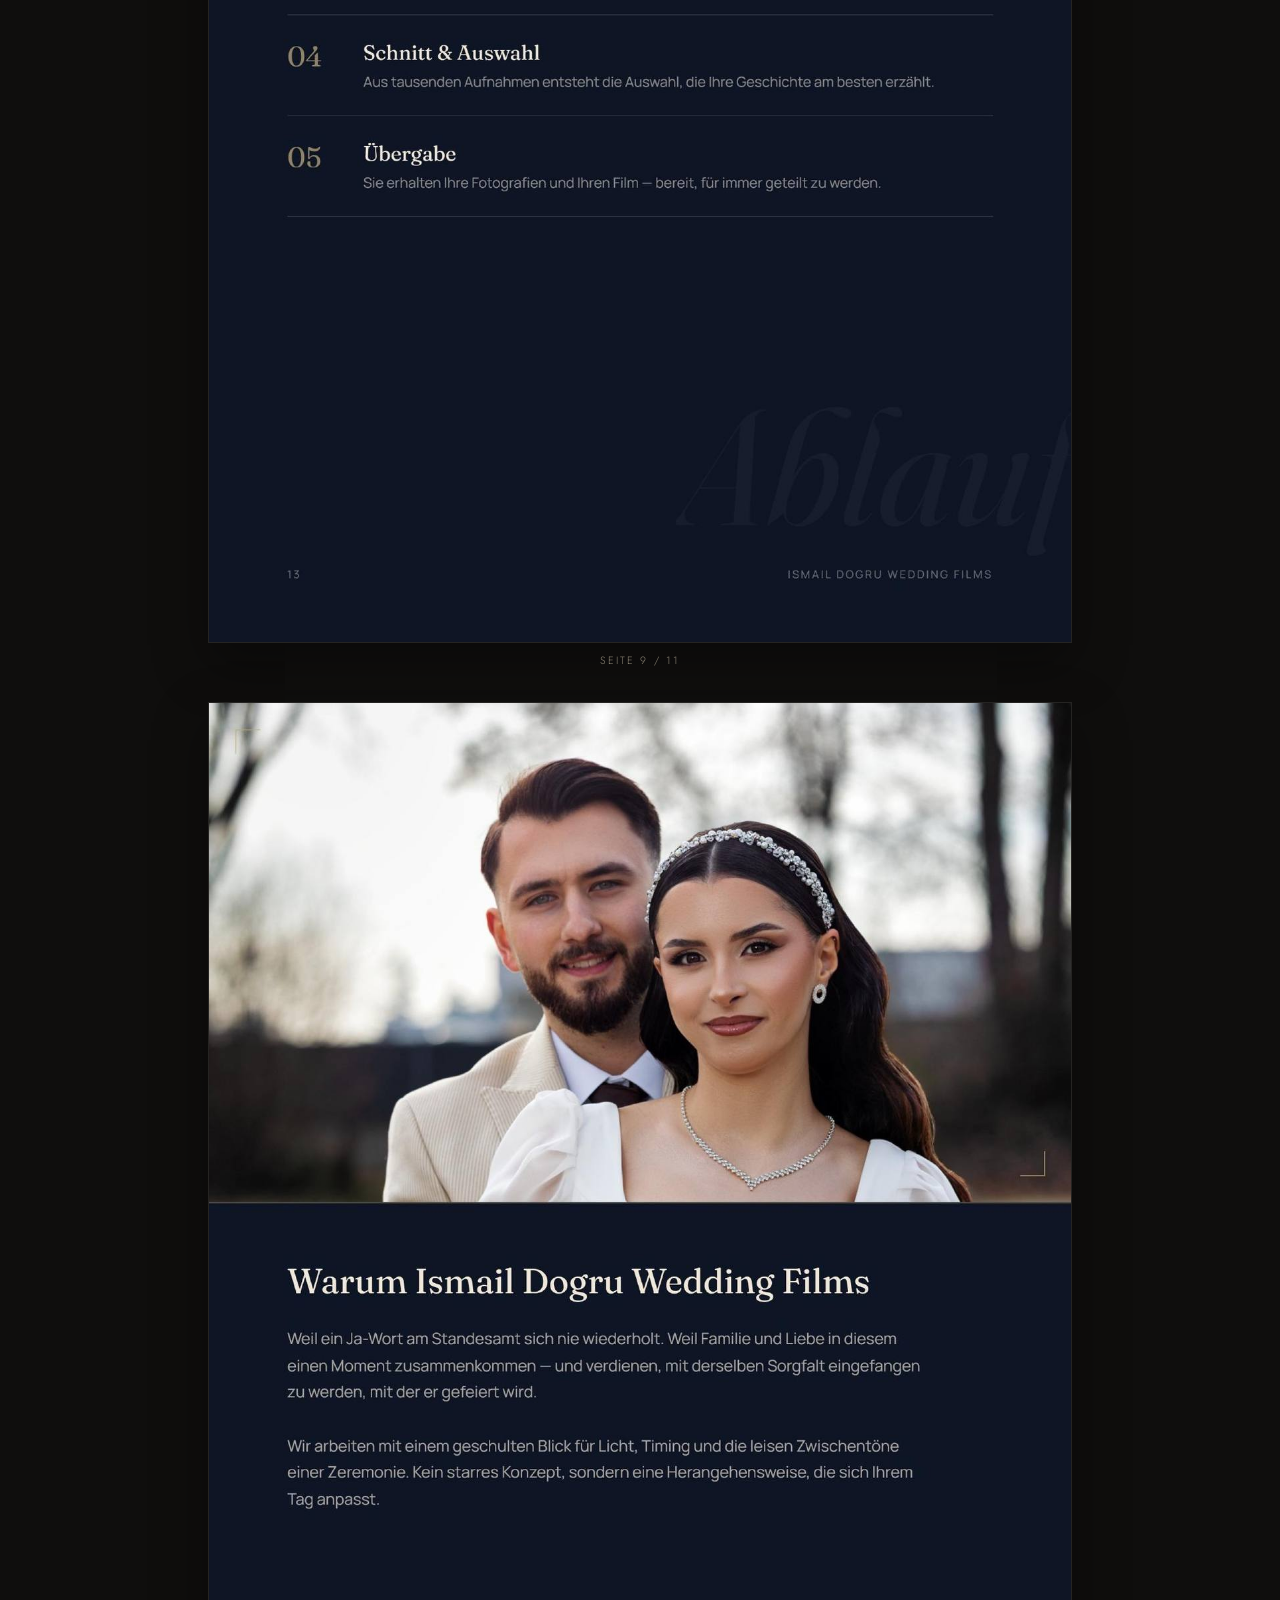
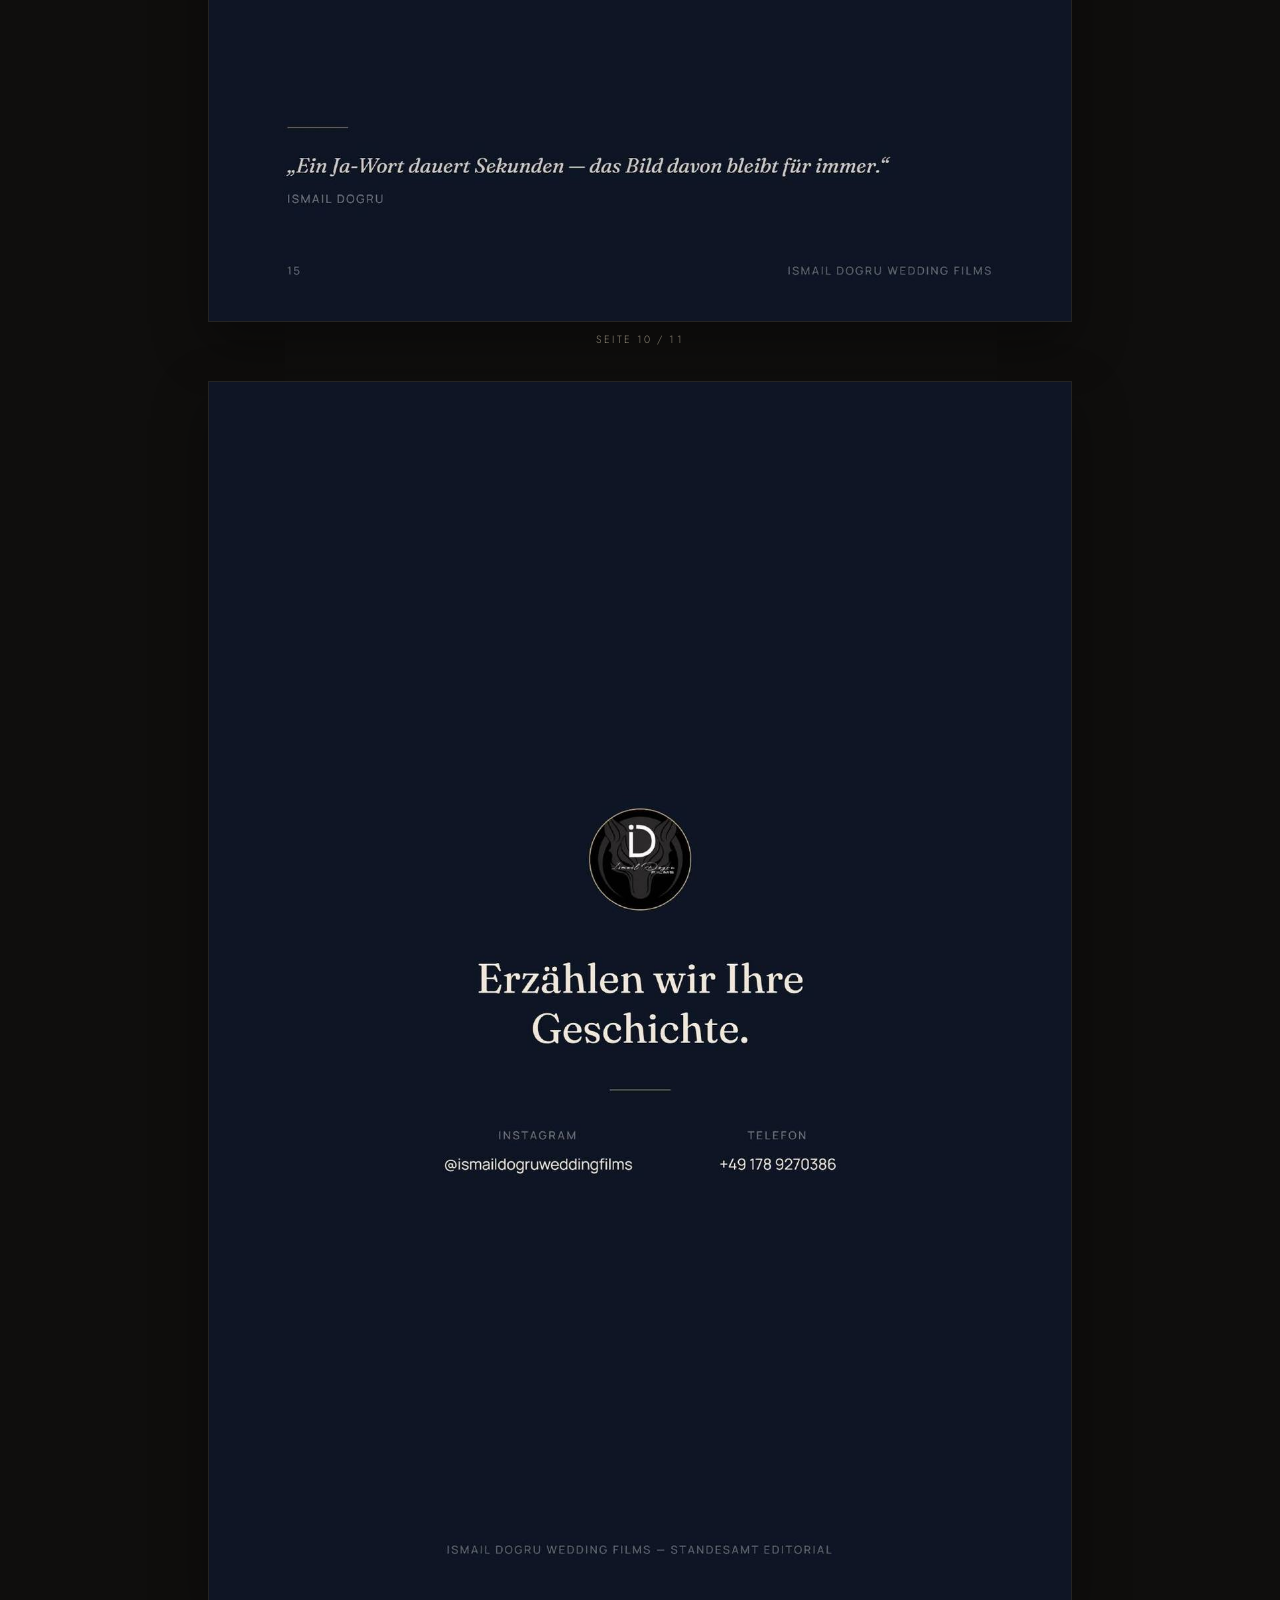
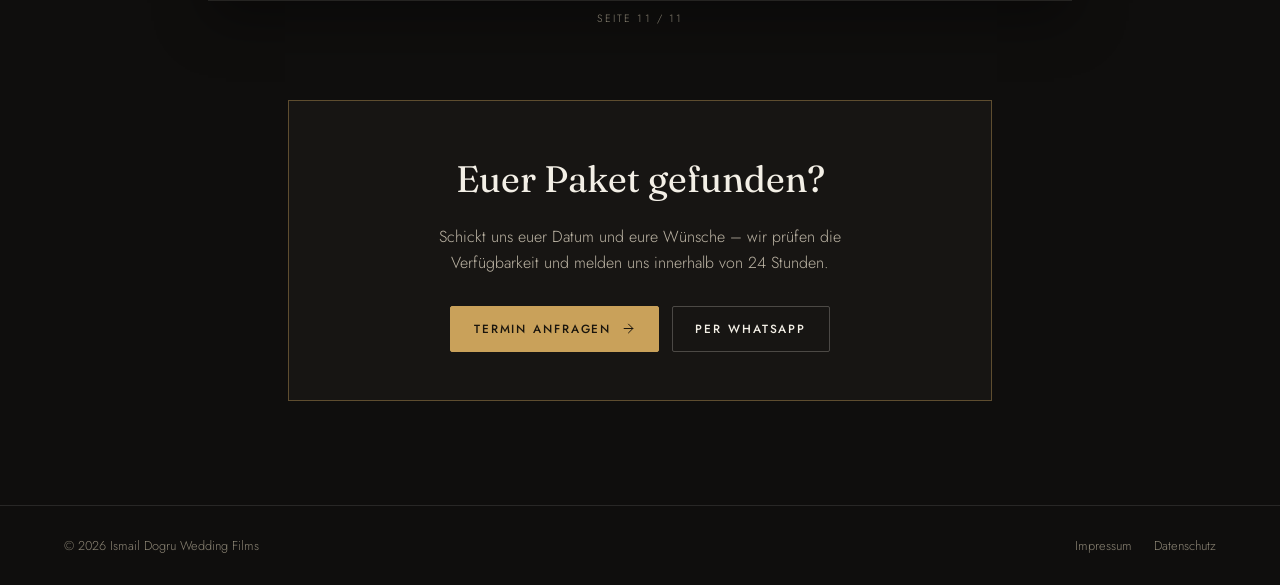
<file: magazin-standesamt.html>
<!DOCTYPE html>
<html lang="de">
<head>
<meta charset="UTF-8">
<meta name="viewport" content="width=device-width, initial-scale=1, viewport-fit=cover">
<title>Standesamt – Pakete & Preise | Ismail Dogru Wedding Films</title>
<meta name="description" content="Kompakte Foto- und Videopakete für eure standesamtliche Trauung.">
<meta name="theme-color" content="#0f0e0d">
<meta name="format-detection" content="telephone=no">
<meta property="og:type" content="website">
<meta property="og:locale" content="de_DE">
<meta property="og:title" content="Standesamt – Pakete & Preise | Ismail Dogru Wedding Films">
<meta property="og:description" content="Kompakte Foto- und Videopakete für eure standesamtliche Trauung.">
<meta property="og:image" content="images/og-image.jpg">
<link rel="icon" type="image/png" href="images/favicon.png">
<link rel="apple-touch-icon" href="images/apple-touch-icon.png">
<link rel="preload" href="fonts/fraunces-normal-latin.woff2" as="font" type="font/woff2" crossorigin>
<link rel="preload" href="fonts/jost-normal-latin.woff2" as="font" type="font/woff2" crossorigin>
<link rel="stylesheet" href="fonts/fonts.css">
<style>
  :root{
    --bg:#0f0e0d; --bg-raised:#171513; --text:#f3efe6; --text-muted:#bdb5a5; --text-faint:#8d8676;
    --gold:#c9a15a; --gold-light:#e2c07f; --gold-ink:#1a150d;
    --line:rgba(243,239,230,.11); --line-strong:rgba(243,239,230,.24);
    --font-display:'Fraunces', Georgia, 'Times New Roman', serif;
    --font-body:'Jost', system-ui, -apple-system, 'Segoe UI', sans-serif;
    --gutter:clamp(1rem,4.5vw,3rem);
    color-scheme:dark;
  }
  *,*::before,*::after{box-sizing:border-box;}
  html{scroll-behavior:smooth; -webkit-text-size-adjust:100%;}
  body{margin:0; background:var(--bg); color:var(--text); font-family:var(--font-body); font-weight:300; line-height:1.65; -webkit-font-smoothing:antialiased;}
  a{color:inherit; text-decoration:none;}
  img{max-width:100%; height:auto; display:block;}
  :focus-visible{outline:2px solid var(--gold); outline-offset:3px;}
  ::selection{background:var(--gold); color:var(--gold-ink);}

  .btn{
    display:inline-flex; align-items:center; justify-content:center; gap:.6rem;
    min-height:2.9rem; padding:.75rem 1.4rem; border:1px solid var(--line-strong); border-radius:2px;
    font-size:.74rem; font-weight:500; letter-spacing:.16em; text-transform:uppercase; white-space:nowrap;
    transition:background-color .25s ease, border-color .25s ease, color .25s ease;
  }
  .btn:hover{border-color:var(--gold); color:var(--gold-light);}
  .btn-primary{background:var(--gold); border-color:var(--gold); color:var(--gold-ink);}
  .btn-primary:hover{background:var(--gold-light); border-color:var(--gold-light); color:var(--gold-ink);}
  .btn svg{width:15px; height:15px;}

  header{
    position:sticky; top:0; z-index:20;
    background:rgba(15,14,13,.9); -webkit-backdrop-filter:blur(14px); backdrop-filter:blur(14px);
    border-bottom:1px solid var(--line); padding-top:env(safe-area-inset-top,0px);
  }
  .bar{max-width:72rem; margin:0 auto; height:70px; padding:0 var(--gutter); display:flex; align-items:center; justify-content:space-between; gap:1rem;}
  .brand{display:inline-flex; align-items:center; gap:.75rem;}
  .brand img{width:42px; height:42px; border-radius:50%; border:1px solid var(--line-strong); background:#000;}
  .brand-text{display:flex; flex-direction:column; line-height:1.1;}
  .brand-text .name{font-family:var(--font-display); font-size:1.05rem;}
  .brand-text .sub{font-size:.56rem; font-weight:500; letter-spacing:.3em; text-transform:uppercase; color:var(--gold); margin-top:.25rem;}
  .bar-actions{display:flex; gap:.6rem;}
  .back svg{transform:rotate(180deg);}
  @media (max-width:640px){
    .brand-text{display:none;}
    .bar-actions .btn{padding:.6rem .9rem; font-size:.66rem; letter-spacing:.12em; min-height:2.6rem;}
  }

  main{max-width:60rem; margin:0 auto; padding:clamp(2.2rem,6vw,4rem) var(--gutter) 2rem;}
  .head{text-align:center;}
  .eyebrow{display:inline-flex; align-items:center; gap:.8rem; font-size:.7rem; font-weight:500; letter-spacing:.28em; text-transform:uppercase; color:var(--gold);}
  .eyebrow::before, .eyebrow::after{content:""; width:1.8rem; height:1px; background:currentColor; opacity:.7;}
  h1{font-family:var(--font-display); font-weight:400; font-size:clamp(2rem,5vw,3.1rem); line-height:1.12; margin:1rem 0 0; text-wrap:balance;}
  .head p{color:var(--text-muted); margin:.9rem 0 0; font-size:.95rem;}

  .tabs{display:flex; justify-content:center; flex-wrap:wrap; gap:.5rem; margin:2rem 0 clamp(2rem,5vw,3rem);}
  .tabs a{
    padding:.55rem 1.1rem; border:1px solid var(--line-strong); border-radius:999px;
    font-size:.72rem; letter-spacing:.12em; text-transform:uppercase; color:var(--text-muted); transition:all .2s ease;
  }
  .tabs a:hover{color:var(--text); border-color:var(--text-faint);}
  .tabs a[aria-current="page"]{background:var(--text); border-color:var(--text); color:var(--bg);}

  .pages{display:flex; flex-direction:column; gap:clamp(1.2rem,3vw,2rem);}
  .page{margin:0;}
  .page img{width:100%; border:1px solid var(--line); background:#0b0a09; box-shadow:0 20px 50px rgba(0,0,0,.35);}
  .page figcaption{margin-top:.6rem; text-align:center; font-size:.66rem; letter-spacing:.2em; text-transform:uppercase; color:var(--text-faint);}

  .cta{
    margin:clamp(3rem,7vw,4.5rem) auto 0; max-width:44rem; text-align:center;
    border:1px solid rgba(201,161,90,.4); background:var(--bg-raised); padding:clamp(2rem,5vw,3rem) var(--gutter);
  }
  .cta h2{font-family:var(--font-display); font-weight:400; font-size:clamp(1.7rem,3.6vw,2.3rem); margin:0;}
  .cta p{color:var(--text-muted); margin:.9rem auto 1.8rem; max-width:30rem;}
  .cta .actions{display:flex; justify-content:center; flex-wrap:wrap; gap:.8rem;}

  footer{border-top:1px solid var(--line); margin-top:clamp(3rem,7vw,4.5rem); padding:1.8rem var(--gutter) calc(1.8rem + env(safe-area-inset-bottom,0px));}
  footer .inner{max-width:72rem; margin:0 auto; display:flex; justify-content:space-between; flex-wrap:wrap; gap:1rem; font-size:.8rem; color:var(--text-faint);}
  footer nav{display:flex; gap:1.4rem;}
  footer a:hover{color:var(--text);}

  .to-top{
    position:fixed; right:1rem; bottom:calc(1rem + env(safe-area-inset-bottom,0px)); z-index:15;
    width:48px; height:48px; border-radius:50%; display:grid; place-items:center;
    background:rgba(23,21,19,.9); border:1px solid var(--line-strong); color:var(--text);
    opacity:0; visibility:hidden; transition:opacity .3s ease, visibility 0s linear .3s, border-color .2s ease;
  }
  .to-top.show{opacity:1; visibility:visible; transition:opacity .3s ease, border-color .2s ease;}
  .to-top:hover{border-color:var(--gold); color:var(--gold-light);}
  .to-top svg{width:18px; height:18px;}
  @media (prefers-reduced-motion:reduce){ html{scroll-behavior:auto;} *{transition:none !important;} }
</style>
</head>
<body>

<header>
  <div class="bar">
    <a href="index.html" class="brand" aria-label="Zur Startseite">
      <img src="images/logo.jpg" alt="" width="42" height="42">
      <span class="brand-text"><span class="name">Ismail Dogru</span><span class="sub">Wedding Films</span></span>
    </a>
    <div class="bar-actions">
      <a href="index.html#leistungen" class="btn back">
        <svg viewBox="0 0 24 24" fill="none" stroke="currentColor" stroke-width="1.6" stroke-linecap="round" stroke-linejoin="round" aria-hidden="true"><line x1="5" y1="12" x2="19" y2="12"/><polyline points="12 5 19 12 12 19"/></svg>
        Zurück
      </a>
      <a href="index.html#kontakt" class="btn btn-primary">Anfragen</a>
    </div>
  </div>
</header>

<main id="top">
  <div class="head">
    <span class="eyebrow">Digitales Magazin</span>
    <h1>Standesamt – Pakete & Preise</h1>
    <p>11 Seiten · Zum Vergrößern einfach hineinzoomen</p>
  </div>

  <nav class="tabs" aria-label="Magazine">
        <a href="magazin-hochzeit.html">Hochzeit</a>
        <a href="magazin-standesamt.html" aria-current="page">Standesamt</a>
        <a href="magazin-nisan.html">Verlobung &amp; Kına</a>
  </nav>

  <div class="pages">
      <figure class="page"><img src="images/magazin/standesamt-01.jpg" width="1300" height="1835" loading="eager" decoding="async" alt="Standesamt – Magazinseite 1 von 11"><figcaption>Seite 1 / 11</figcaption></figure>
      <figure class="page"><img src="images/magazin/standesamt-02.jpg" width="1300" height="1837" loading="eager" decoding="async" alt="Standesamt – Magazinseite 2 von 11"><figcaption>Seite 2 / 11</figcaption></figure>
      <figure class="page"><img src="images/magazin/standesamt-03.jpg" width="1300" height="1837" loading="lazy" decoding="async" alt="Standesamt – Magazinseite 3 von 11"><figcaption>Seite 3 / 11</figcaption></figure>
      <figure class="page"><img src="images/magazin/standesamt-04.jpg" width="1300" height="1837" loading="lazy" decoding="async" alt="Standesamt – Magazinseite 4 von 11"><figcaption>Seite 4 / 11</figcaption></figure>
      <figure class="page"><img src="images/magazin/standesamt-05.jpg" width="1300" height="1837" loading="lazy" decoding="async" alt="Standesamt – Magazinseite 5 von 11"><figcaption>Seite 5 / 11</figcaption></figure>
      <figure class="page"><img src="images/magazin/standesamt-06.jpg" width="1300" height="1837" loading="lazy" decoding="async" alt="Standesamt – Magazinseite 6 von 11"><figcaption>Seite 6 / 11</figcaption></figure>
      <figure class="page"><img src="images/magazin/standesamt-07.jpg" width="1300" height="1837" loading="lazy" decoding="async" alt="Standesamt – Magazinseite 7 von 11"><figcaption>Seite 7 / 11</figcaption></figure>
      <figure class="page"><img src="images/magazin/standesamt-08.jpg" width="1300" height="1837" loading="lazy" decoding="async" alt="Standesamt – Magazinseite 8 von 11"><figcaption>Seite 8 / 11</figcaption></figure>
      <figure class="page"><img src="images/magazin/standesamt-09.jpg" width="1300" height="1837" loading="lazy" decoding="async" alt="Standesamt – Magazinseite 9 von 11"><figcaption>Seite 9 / 11</figcaption></figure>
      <figure class="page"><img src="images/magazin/standesamt-10.jpg" width="1300" height="1837" loading="lazy" decoding="async" alt="Standesamt – Magazinseite 10 von 11"><figcaption>Seite 10 / 11</figcaption></figure>
      <figure class="page"><img src="images/magazin/standesamt-11.jpg" width="1300" height="1837" loading="lazy" decoding="async" alt="Standesamt – Magazinseite 11 von 11"><figcaption>Seite 11 / 11</figcaption></figure>
  </div>

  <section class="cta" aria-labelledby="cta-titel">
    <h2 id="cta-titel">Euer Paket gefunden?</h2>
    <p>Schickt uns euer Datum und eure Wünsche – wir prüfen die Verfügbarkeit und melden uns innerhalb von 24 Stunden.</p>
    <div class="actions">
      <a href="index.html#kontakt" class="btn btn-primary">Termin anfragen
        <svg viewBox="0 0 24 24" fill="none" stroke="currentColor" stroke-width="1.6" stroke-linecap="round" stroke-linejoin="round" aria-hidden="true"><line x1="5" y1="12" x2="19" y2="12"/><polyline points="12 5 19 12 12 19"/></svg>
      </a>
      <a href="https://wa.me/491789270386" target="_blank" rel="noopener" class="btn">Per WhatsApp</a>
    </div>
  </section>
</main>

<footer>
  <div class="inner">
    <span>© <span id="year">2026</span> Ismail Dogru Wedding Films</span>
    <nav aria-label="Rechtliches">
      <a href="index.html#impressum">Impressum</a>
      <a href="index.html#datenschutz">Datenschutz</a>
    </nav>
  </div>
</footer>

<a href="#top" class="to-top" id="toTop" aria-label="Nach oben">
  <svg viewBox="0 0 24 24" fill="none" stroke="currentColor" stroke-width="1.6" stroke-linecap="round" stroke-linejoin="round" aria-hidden="true"><polyline points="18 15 12 9 6 15"/></svg>
</a>

<script>
  (function(){
    var btn = document.getElementById('toTop');
    window.addEventListener('scroll', function(){ btn.classList.toggle('show', window.scrollY > 900); }, {passive:true});
    document.getElementById('year').textContent = new Date().getFullYear();
  })();
</script>
</body>
</html>
</file>
<file: fonts/fonts.css>
/* Lokal eingebundene Schriften (Fraunces & Jost, SIL Open Font License) –
   keine Verbindung zu Google-Servern. */

/* latin-ext */
@font-face {
  font-family: 'Fraunces';
  font-style: italic;
  font-weight: 300 400;
  font-display: swap;
  src: url(fraunces-italic-latin-ext.woff2) format('woff2');
  unicode-range: U+0100-02BA, U+02BD-02C5, U+02C7-02CC, U+02CE-02D7, U+02DD-02FF, U+0304, U+0308, U+0329, U+1D00-1DBF, U+1E00-1E9F, U+1EF2-1EFF, U+2020, U+20A0-20AB, U+20AD-20C4, U+2113, U+2C60-2C7F, U+A720-A7FF;
}

/* latin */
@font-face {
  font-family: 'Fraunces';
  font-style: italic;
  font-weight: 300 400;
  font-display: swap;
  src: url(fraunces-italic-latin.woff2) format('woff2');
  unicode-range: U+0000-00FF, U+0131, U+0152-0153, U+02BB-02BC, U+02C6, U+02DA, U+02DC, U+0304, U+0308, U+0329, U+2000-206F, U+20AC, U+2122, U+2191, U+2193, U+2212, U+2215, U+FEFF, U+FFFD;
}

/* latin-ext */
@font-face {
  font-family: 'Fraunces';
  font-style: normal;
  font-weight: 300 500;
  font-display: swap;
  src: url(fraunces-normal-latin-ext.woff2) format('woff2');
  unicode-range: U+0100-02BA, U+02BD-02C5, U+02C7-02CC, U+02CE-02D7, U+02DD-02FF, U+0304, U+0308, U+0329, U+1D00-1DBF, U+1E00-1E9F, U+1EF2-1EFF, U+2020, U+20A0-20AB, U+20AD-20C4, U+2113, U+2C60-2C7F, U+A720-A7FF;
}

/* latin */
@font-face {
  font-family: 'Fraunces';
  font-style: normal;
  font-weight: 300 500;
  font-display: swap;
  src: url(fraunces-normal-latin.woff2) format('woff2');
  unicode-range: U+0000-00FF, U+0131, U+0152-0153, U+02BB-02BC, U+02C6, U+02DA, U+02DC, U+0304, U+0308, U+0329, U+2000-206F, U+20AC, U+2122, U+2191, U+2193, U+2212, U+2215, U+FEFF, U+FFFD;
}

/* latin-ext */
@font-face {
  font-family: 'Jost';
  font-style: normal;
  font-weight: 300 500;
  font-display: swap;
  src: url(jost-normal-latin-ext.woff2) format('woff2');
  unicode-range: U+0100-02BA, U+02BD-02C5, U+02C7-02CC, U+02CE-02D7, U+02DD-02FF, U+0304, U+0308, U+0329, U+1D00-1DBF, U+1E00-1E9F, U+1EF2-1EFF, U+2020, U+20A0-20AB, U+20AD-20C4, U+2113, U+2C60-2C7F, U+A720-A7FF;
}

/* latin */
@font-face {
  font-family: 'Jost';
  font-style: normal;
  font-weight: 300 500;
  font-display: swap;
  src: url(jost-normal-latin.woff2) format('woff2');
  unicode-range: U+0000-00FF, U+0131, U+0152-0153, U+02BB-02BC, U+02C6, U+02DA, U+02DC, U+0304, U+0308, U+0329, U+2000-206F, U+20AC, U+2122, U+2191, U+2193, U+2212, U+2215, U+FEFF, U+FFFD;
}
</file>
